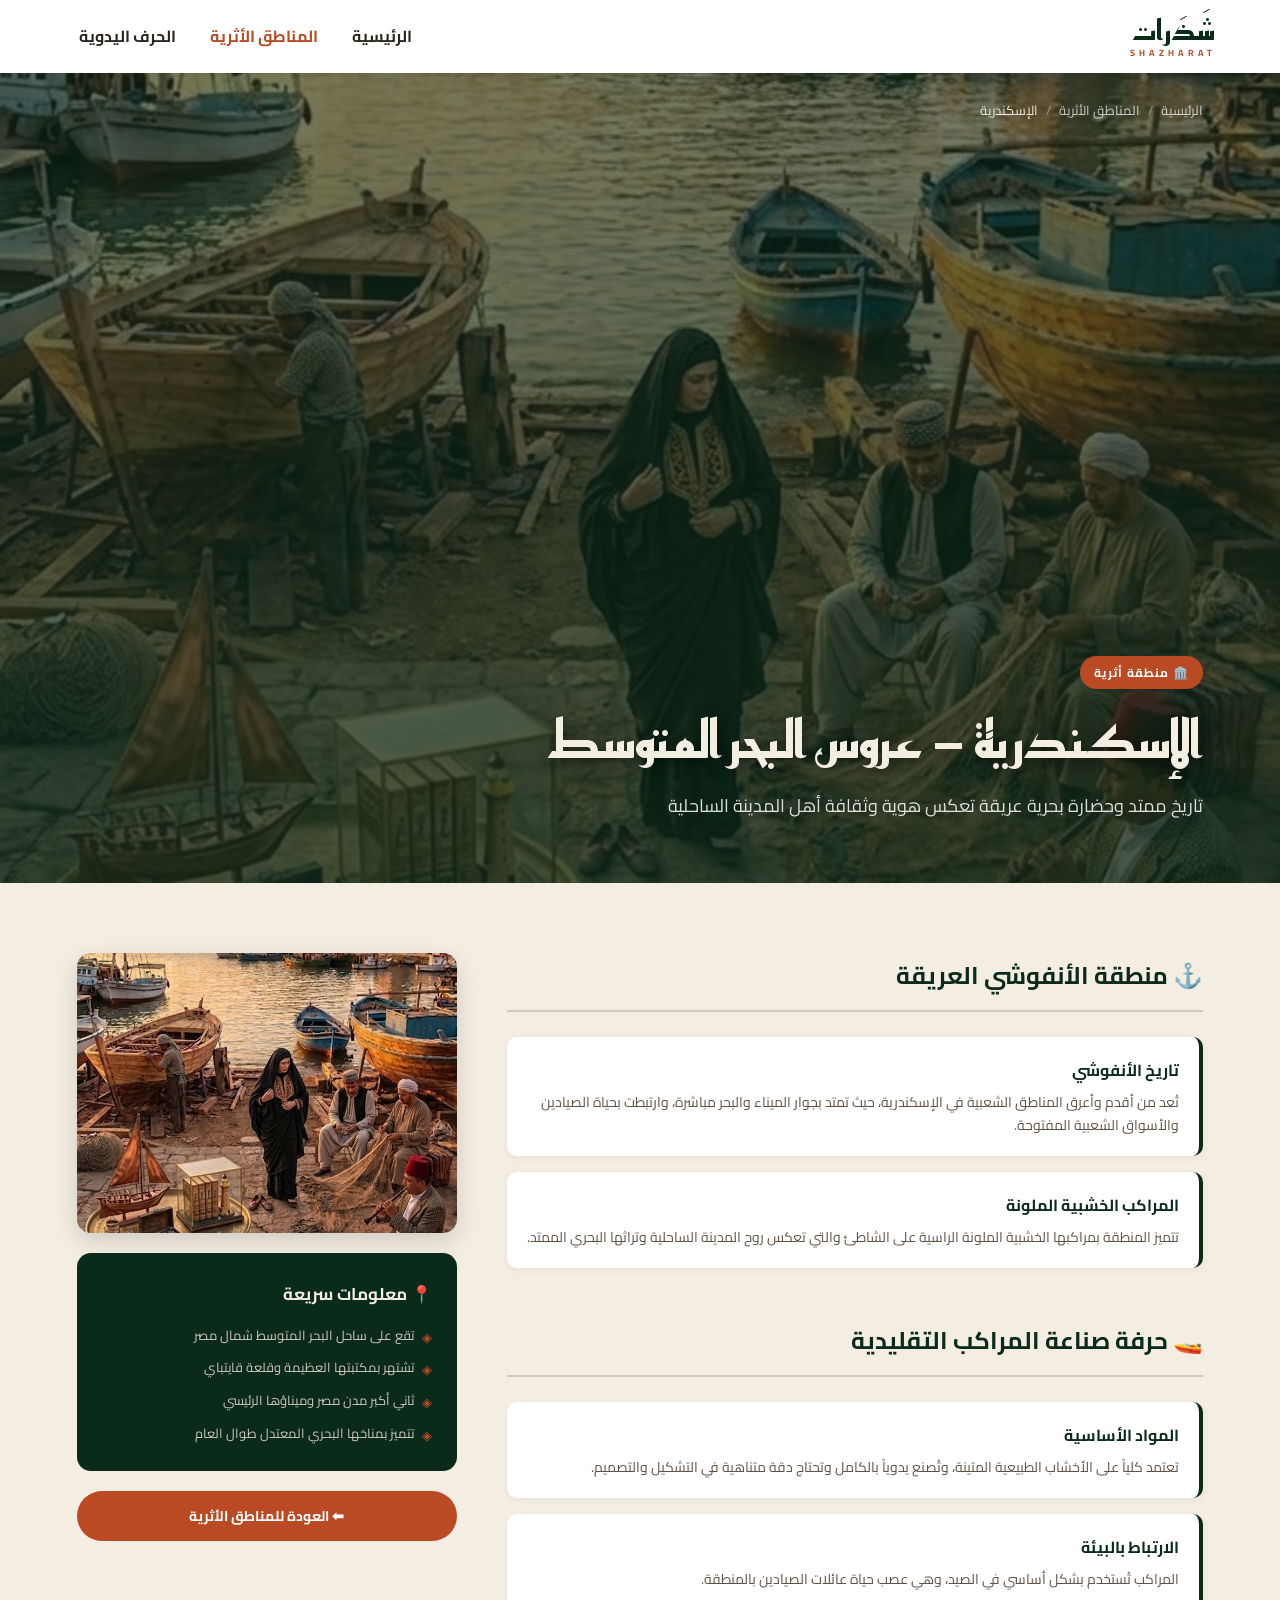
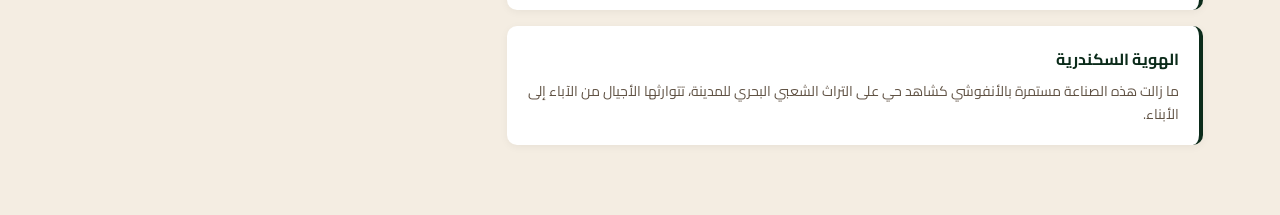
<file: alexandria.html>
<!DOCTYPE html>
<html lang="ar" dir="rtl">
<head>
    <meta charset="UTF-8">
    <meta name="viewport" content="width=device-width, initial-scale=1.0">
    <title>شذرات - الإسكندرية</title>
    <link rel="preconnect" href="https://fonts.googleapis.com">
    <link rel="preconnect" href="https://fonts.gstatic.com" crossorigin>
    <link href="https://fonts.googleapis.com/css2?family=Cairo:wght@400;700&family=Reem+Kufi:wght@700&display=swap" rel="stylesheet">
    <link rel="stylesheet" href="style.css">
    <style>
        html { scroll-behavior: smooth; }
        .city-hero { position: relative; height: 90vh; background: linear-gradient(rgba(11,43,26,0.55), rgba(11,43,26,0.75)), url('images/alexandria.jpg') no-repeat center center/cover; display: flex; flex-direction: column; justify-content: flex-end; padding: 60px 6%; }
        .breadcrumb { position: absolute; top: 25px; right: 6%; display: flex; gap: 8px; align-items: center; font-size: 13px; color: rgba(255,255,255,0.75); }
        .breadcrumb a { color: rgba(255,255,255,0.75); text-decoration: none; transition: color 0.3s; }
        .breadcrumb a:hover { color: #f4ede2; }
        .breadcrumb span { color: rgba(255,255,255,0.4); }
        .city-hero-content { max-width: 700px; }
        .city-tag { display: inline-block; background-color: #b94a24; color: #fff; font-size: 12px; font-weight: 700; padding: 5px 14px; border-radius: 20px; margin-bottom: 18px; letter-spacing: 1px; }
        .city-hero h1 { font-family: 'Reem Kufi', sans-serif; font-size: 52px; color: #f4ede2; line-height: 1.3; margin-bottom: 16px; text-shadow: 2px 4px 15px rgba(0,0,0,0.5); }
        .city-hero p { font-size: 18px; color: rgba(255,255,255,0.85); line-height: 1.8; max-width: 550px; }
        .city-body { background-color: #f4ede2; padding: 70px 6%; }
        .city-grid { display: grid; grid-template-columns: 1fr 380px; gap: 50px; align-items: start; }
        .city-section { margin-bottom: 50px; }
        .city-section:last-child { margin-bottom: 0; }
        .city-section-title { font-size: 24px; color: #0b2b1a; font-weight: 700; margin-bottom: 25px; padding-bottom: 12px; border-bottom: 2px solid #d1c7bd; display: flex; align-items: center; gap: 10px; }
        .city-items { display: flex; flex-direction: column; gap: 16px; }
        .city-item { background-color: #fff; border-radius: 10px; padding: 18px 20px; border-right: 4px solid #0b2b1a; box-shadow: 0 2px 8px rgba(0,0,0,0.05); transition: transform 0.3s, box-shadow 0.3s; }
        .city-item:hover { transform: translateX(-5px); box-shadow: 0 4px 15px rgba(0,0,0,0.1); }
        .city-item h3 { color: #0b2b1a; font-size: 16px; margin-bottom: 6px; font-weight: 700; }
        .city-item p { color: #605244; font-size: 14px; line-height: 1.7; }
        .city-sidebar { position: sticky; top: 30px; display: flex; flex-direction: column; gap: 20px; }
        .sidebar-img { width: 100%; height: 280px; object-fit: cover; border-radius: 14px; box-shadow: 0 8px 25px rgba(0,0,0,0.15); }
        .sidebar-card { background-color: #0b2b1a; border-radius: 14px; padding: 25px; color: #d1c7bd; }
        .sidebar-card h4 { color: #f4ede2; font-size: 17px; margin-bottom: 15px; font-weight: 700; }
        .sidebar-card ul { list-style: none; display: flex; flex-direction: column; gap: 10px; }
        .sidebar-card ul li { font-size: 13px; display: flex; align-items: flex-start; gap: 8px; line-height: 1.6; }
        .sidebar-card ul li::before { content: '◈'; color: #b94a24; flex-shrink: 0; margin-top: 2px; }
        .back-btn { display: inline-flex; align-items: center; gap: 8px; background-color: #b94a24; color: #fff; text-decoration: none; padding: 12px 24px; border-radius: 25px; font-size: 14px; font-weight: 700; transition: background-color 0.3s; text-align: center; justify-content: center; }
        .back-btn:hover { background-color: #9c3b1b; }
        @media (max-width: 768px) { .city-hero { height: 70vh; padding: 40px 5%; } .city-hero h1 { font-size: 34px; } .city-hero p { font-size: 15px; } .city-body { padding: 40px 5%; } .city-grid { grid-template-columns: 1fr; gap: 30px; } .city-sidebar { position: static; } }
    </style>
</head>
<body>
    <header class="main-header">
        <a href="index.html" style="text-decoration:none;"><div class="logo brand-font">شَذَرات<span class="logo-en">SHAZHARAT</span></div></a>
        <nav class="nav-links" id="navLinks">
            <a href="index.html">الرئيسية</a>
            <a href="index.html#places-section" class="active">المناطق الأثرية</a>
            <a href="crafts.html">الحرف اليدوية</a>
        </nav>
        <button class="menu-toggle" id="menuToggle">☰</button>
    </header>

    <section class="city-hero">
        <div class="breadcrumb">
            <a href="index.html">الرئيسية</a><span>/</span>
            <a href="index.html#places-section">المناطق الأثرية</a><span>/</span>
            <span style="color:#f4ede2;">الإسكندرية</span>
        </div>
        <div class="city-hero-content">
            <span class="city-tag">🏛️ منطقة أثرية</span>
            <h1>الإسكندرية — عروس البحر المتوسط</h1>
            <p>تاريخ ممتد وحضارة بحرية عريقة تعكس هوية وثقافة أهل المدينة الساحلية</p>
        </div>
    </section>

    <div class="city-body">
        <div class="city-grid">
            <div class="city-content">
                <div class="city-section">
                    <h2 class="city-section-title">⚓ منطقة الأنفوشي العريقة</h2>
                    <div class="city-items">
                        <div class="city-item">
                            <h3>تاريخ الأنفوشي</h3>
                            <p>تُعد من أقدم وأعرق المناطق الشعبية في الإسكندرية، حيث تمتد بجوار الميناء والبحر مباشرة، وارتبطت بحياة الصيادين والأسواق الشعبية المفتوحة.</p>
                        </div>
                        <div class="city-item">
                            <h3>المراكب الخشبية الملونة</h3>
                            <p>تتميز المنطقة بمراكبها الخشبية الملونة الراسية على الشاطئ والتي تعكس روح المدينة الساحلية وتراثها البحري الممتد.</p>
                        </div>
                    </div>
                </div>
                <div class="city-section">
                    <h2 class="city-section-title">🚤 حرفة صناعة المراكب التقليدية</h2>
                    <div class="city-items">
                        <div class="city-item">
                            <h3>المواد الأساسية</h3>
                            <p>تعتمد كلياً على الأخشاب الطبيعية المتينة، وتُصنع يدوياً بالكامل وتحتاج دقة متناهية في التشكيل والتصميم.</p>
                        </div>
                        <div class="city-item">
                            <h3>الارتباط بالبيئة</h3>
                            <p>المراكب تُستخدم بشكل أساسي في الصيد، وهي عصب حياة عائلات الصيادين بالمنطقة.</p>
                        </div>
                        <div class="city-item">
                            <h3>الهوية السكندرية</h3>
                            <p>ما زالت هذه الصناعة مستمرة بالأنفوشي كشاهد حي على التراث الشعبي البحري للمدينة، تتوارثها الأجيال من الآباء إلى الأبناء.</p>
                        </div>
                    </div>
                </div>
            </div>
            <div class="city-sidebar">
                <img src="images/alexandria.jpg" alt="الإسكندرية" class="sidebar-img">
                <div class="sidebar-card">
                    <h4>📍 معلومات سريعة</h4>
                    <ul>
                        <li>تقع على ساحل البحر المتوسط شمال مصر</li>
                        <li>تشتهر بمكتبتها العظيمة وقلعة قايتباي</li>
                        <li>ثاني أكبر مدن مصر وميناؤها الرئيسي</li>
                        <li>تتميز بمناخها البحري المعتدل طوال العام</li>
                    </ul>
                </div>
                <a href="index.html#places-section" class="back-btn">⬅ العودة للمناطق الأثرية</a>
            </div>
        </div>
    </div>

    <script>
        const menuToggle = document.getElementById("menuToggle");
        const navLinks = document.getElementById("navLinks");
        if (menuToggle) menuToggle.onclick = function() { navLinks.classList.toggle("open"); }
    </script>
</body>
</html>
</file>
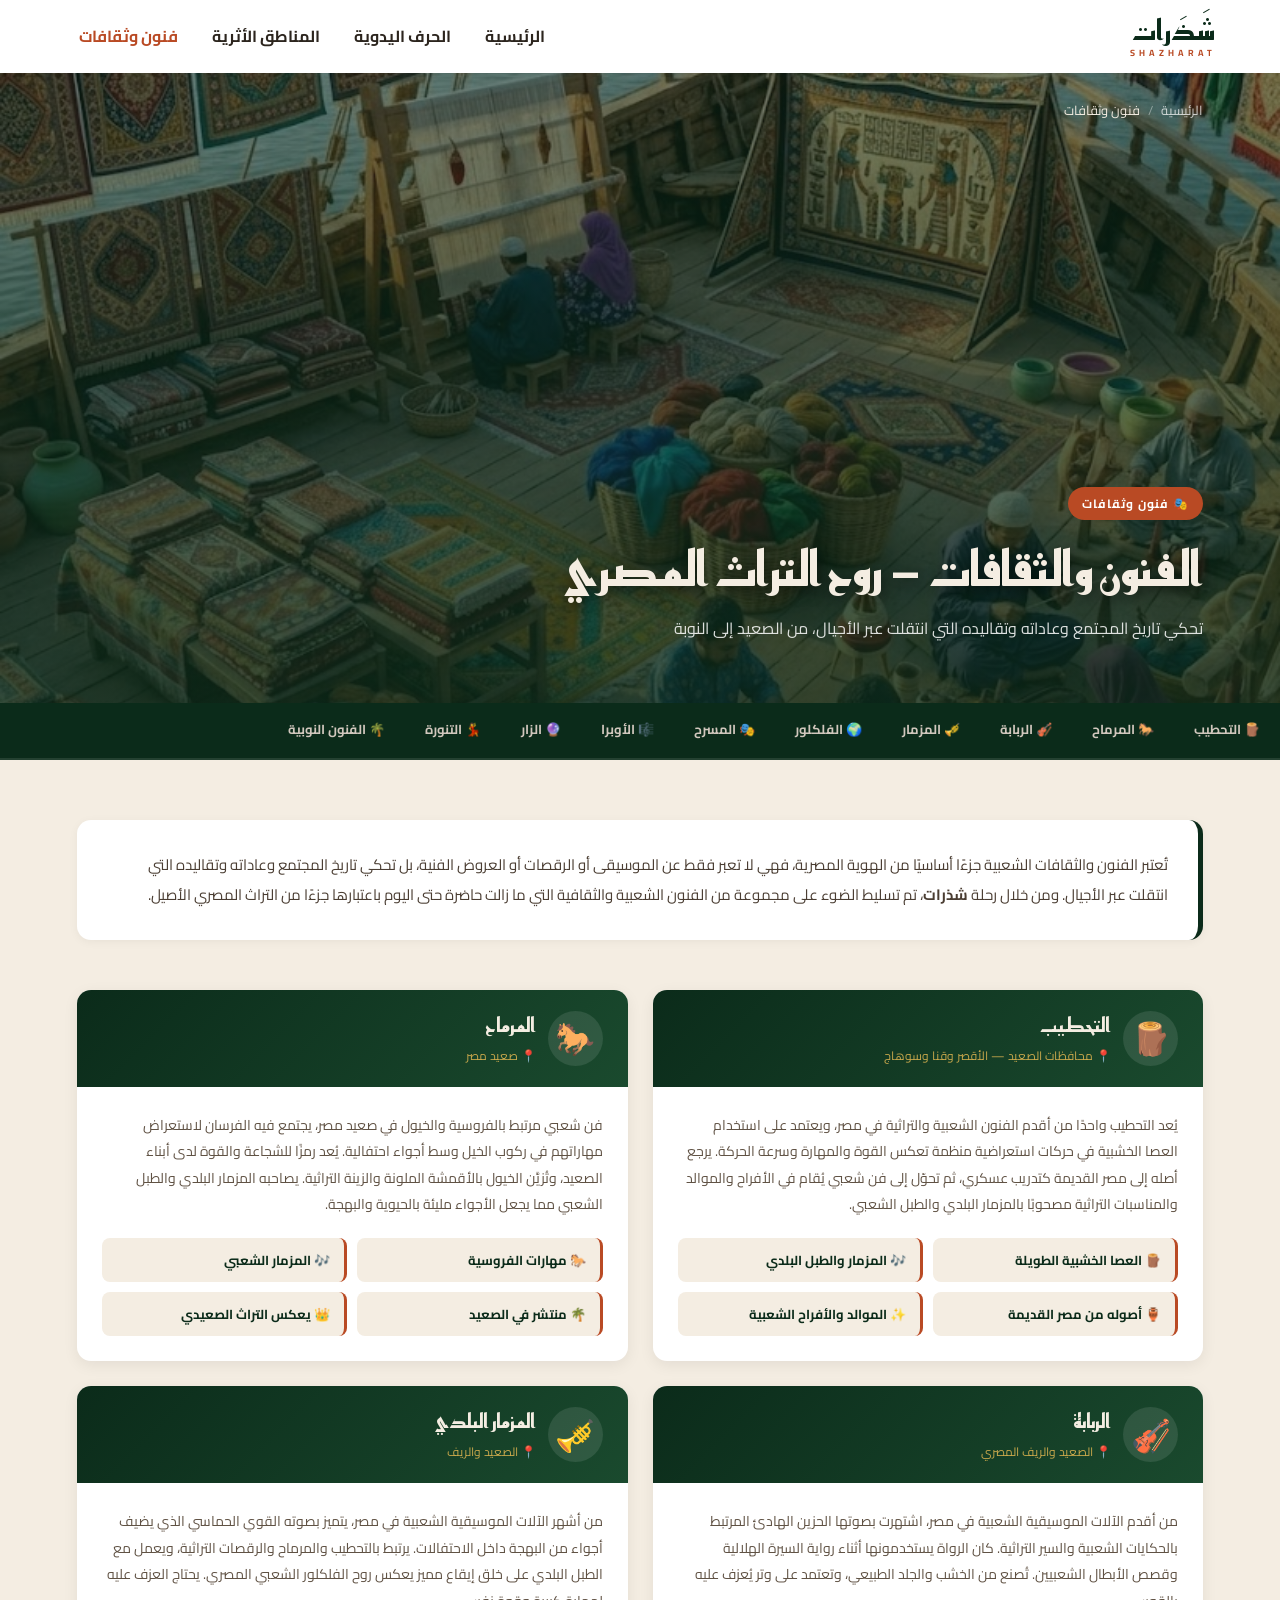
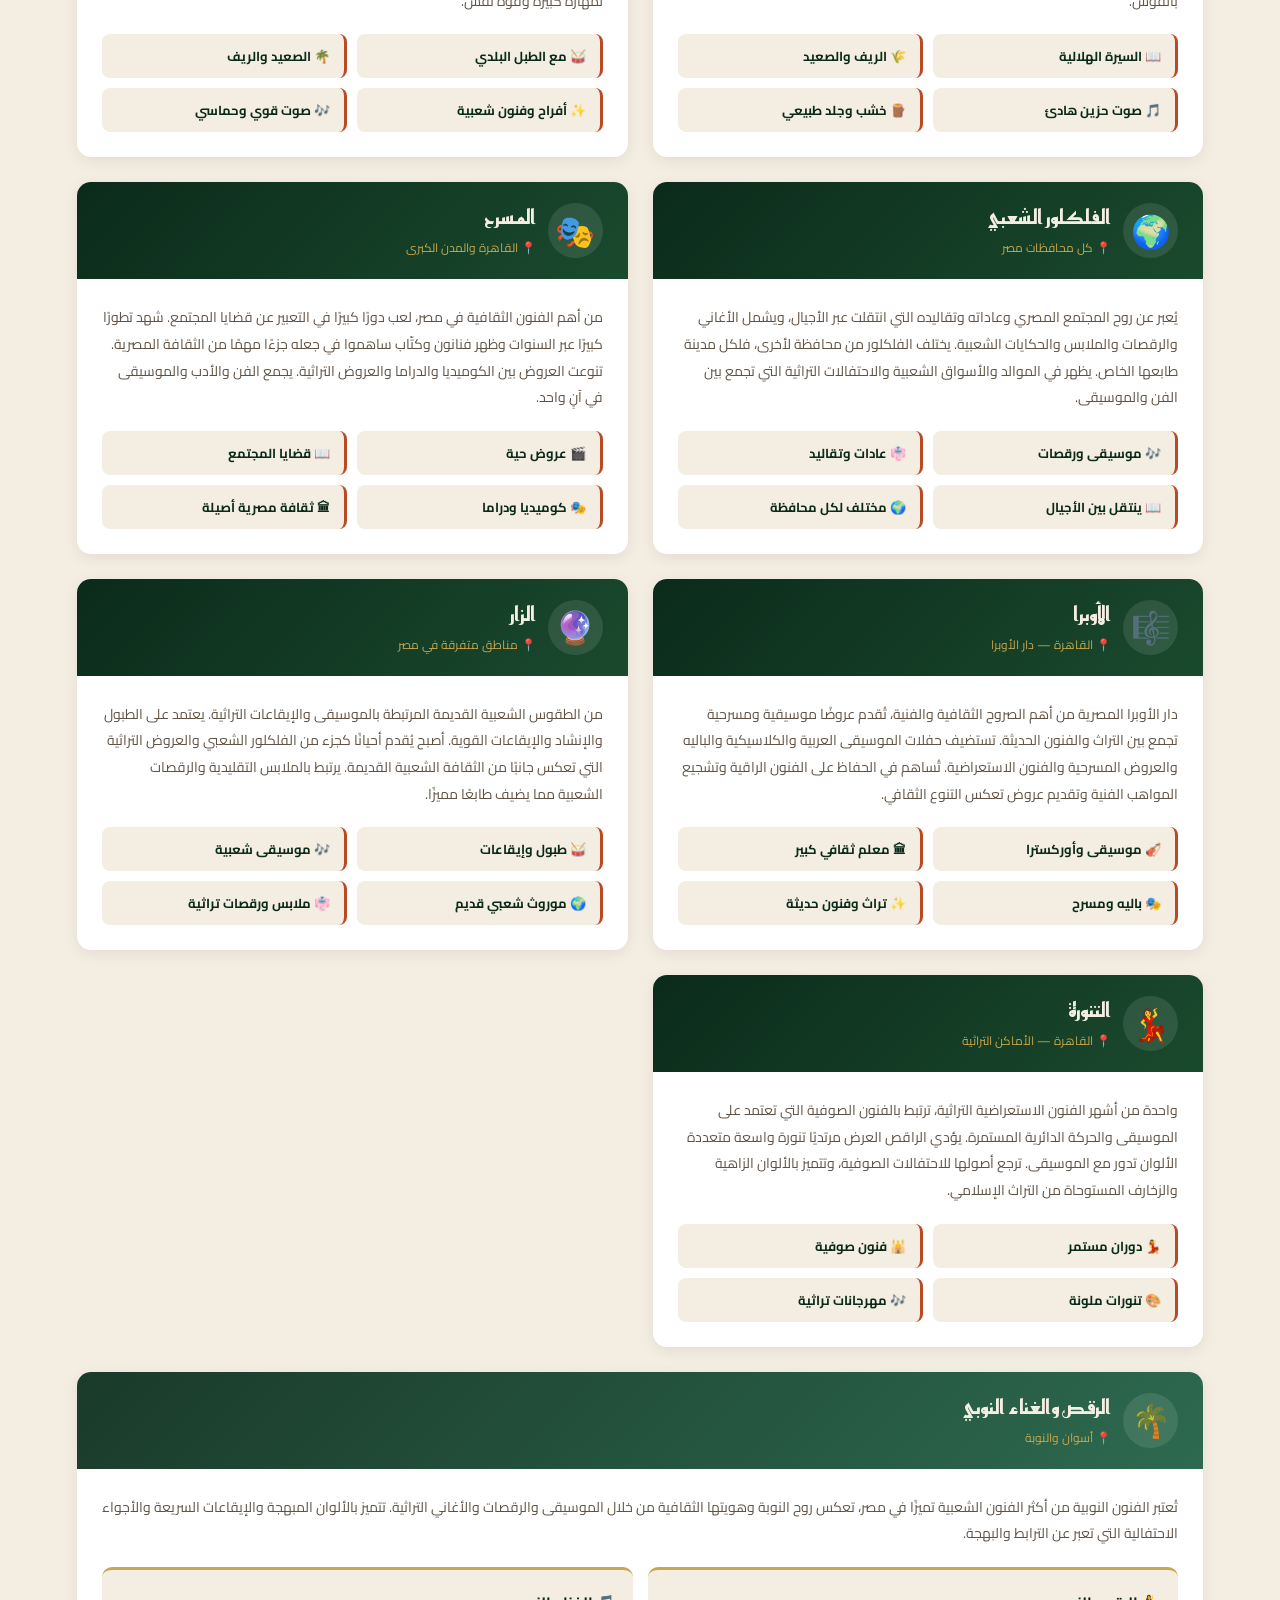
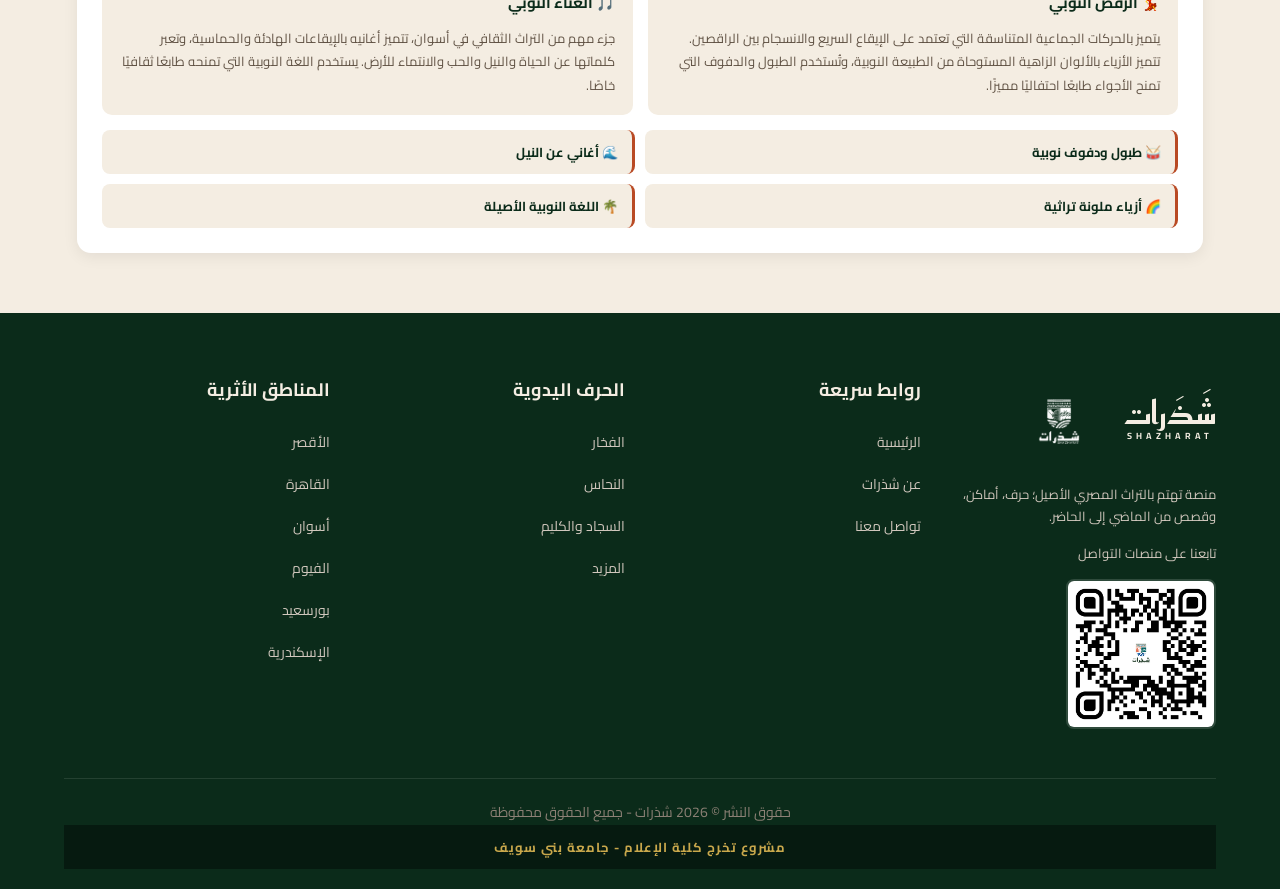
<file: arts-culture.html>
<!DOCTYPE html>
<html lang="ar" dir="rtl">
<head>
    <meta charset="UTF-8">
    <meta name="viewport" content="width=device-width, initial-scale=1.0">
    <title>شذرات - فنون وثقافات</title>
    <link rel="preconnect" href="https://fonts.googleapis.com">
    <link rel="preconnect" href="https://fonts.gstatic.com" crossorigin>
    <link href="https://fonts.googleapis.com/css2?family=Cairo:wght@400;700&family=Reem+Kufi:wght@700&display=swap" rel="stylesheet">
    <link rel="stylesheet" href="style.css">
    <style>
        html { scroll-behavior: smooth; }

        /* Hero */
        .arts-hero {
            position: relative;
            height: 70vh;
            background: linear-gradient(rgba(11,43,26,0.55), rgba(11,43,26,0.8)),
                        url('images/khayamiya.jpg') no-repeat center center/cover;
            display: flex; flex-direction: column;
            justify-content: flex-end; padding: 60px 6%;
        }

        .breadcrumb {
            position: absolute; top: 25px; right: 6%;
            display: flex; gap: 8px; align-items: center;
            font-size: 13px; color: rgba(255,255,255,0.75);
        }
        .breadcrumb a { color: rgba(255,255,255,0.75); text-decoration: none; }
        .breadcrumb a:hover { color: #f4ede2; }
        .breadcrumb span { color: rgba(255,255,255,0.4); }

        .arts-hero-content { max-width: 650px; }
        .city-tag {
            display: inline-block; background-color: #b94a24; color: #fff;
            font-size: 12px; font-weight: 700; padding: 5px 14px;
            border-radius: 20px; margin-bottom: 18px; letter-spacing: 1px;
        }
        .arts-hero h1 {
            font-family: 'Reem Kufi', sans-serif; font-size: 48px;
            color: #f4ede2; line-height: 1.3; margin-bottom: 14px;
            text-shadow: 2px 4px 15px rgba(0,0,0,0.5);
        }
        .arts-hero p {
            font-size: 16px; color: rgba(255,255,255,0.85);
            line-height: 1.8; max-width: 550px;
        }

        /* Nav Tabs */
        .arts-nav {
            background: #0b2b1a;
            display: flex; flex-wrap: wrap;
            gap: 0; overflow-x: auto; -webkit-overflow-scrolling: touch;
            border-bottom: 2px solid rgba(255,255,255,0.1);
        }
        .arts-nav a {
            color: #d1c7bd; text-decoration: none;
            padding: 14px 20px; font-size: 13px; font-weight: 700;
            white-space: nowrap; transition: all 0.3s;
            border-bottom: 3px solid transparent;
        }
        .arts-nav a:hover, .arts-nav a.active {
            color: #c9a84c; border-bottom-color: #c9a84c;
            background: rgba(255,255,255,0.05);
        }

        /* Main body */
        .arts-body { background: #f4ede2; padding: 60px 6%; }

        /* Intro */
        .arts-intro {
            background: #fff; border-radius: 14px; padding: 30px;
            border-right: 5px solid #0b2b1a;
            box-shadow: 0 2px 10px rgba(0,0,0,0.05);
            margin-bottom: 50px; font-size: 15px;
            line-height: 2; color: #4a3d32;
        }

        /* Art cards grid */
        .arts-grid {
            display: grid;
            grid-template-columns: repeat(auto-fit, minmax(min(480px, 100%), 1fr));
            gap: 25px;
        }

        .art-card {
            background: #fff; border-radius: 14px; overflow: hidden;
            box-shadow: 0 4px 15px rgba(0,0,0,0.07);
            transition: transform 0.3s, box-shadow 0.3s;
        }
        .art-card:hover {
            transform: translateY(-6px);
            box-shadow: 0 8px 25px rgba(0,0,0,0.12);
        }

        .art-card-header {
            background: linear-gradient(135deg, #0b2b1a, #1a4a2e);
            padding: 20px 25px; display: flex;
            align-items: center; gap: 12px;
        }
        .art-card-icon {
            font-size: 32px; width: 55px; height: 55px;
            background: rgba(255,255,255,0.1); border-radius: 50%;
            display: flex; align-items: center; justify-content: center;
            flex-shrink: 0;
        }
        .art-card-header h2 {
            color: #f4ede2; font-size: 20px; margin: 0;
            font-family: 'Reem Kufi', sans-serif;
        }
        .art-card-header span {
            color: #c9a84c; font-size: 12px; display: block;
            margin-top: 4px;
        }

        .art-card-body { padding: 25px; }
        .art-card-body p {
            font-size: 14px; line-height: 1.9;
            color: #605244; margin-bottom: 20px;
        }

        .art-facts {
            display: grid; grid-template-columns: 1fr 1fr;
            gap: 10px;
        }
        .art-fact {
            background: #f4ede2; border-radius: 8px;
            padding: 10px 14px; border-right: 3px solid #b94a24;
            font-size: 13px; color: #0b2b1a; font-weight: 700;
        }

        /* Special full-width card */
        .art-card-full { grid-column: 1 / -1; }
        .art-card-full .art-card-header {
            background: linear-gradient(135deg, #1a3a2a, #2d6a4f);
        }

        /* نوبي sub cards */
        .nubi-grid {
            display: grid; grid-template-columns: 1fr 1fr; gap: 15px;
            margin-top: 15px;
        }
        .nubi-sub {
            background: #f4ede2; border-radius: 10px; padding: 18px;
            border-top: 3px solid #c9a84c;
        }
        .nubi-sub h3 {
            color: #0b2b1a; font-size: 15px; margin: 0 0 10px;
        }
        .nubi-sub p {
            font-size: 13px; color: #605244;
            line-height: 1.8; margin: 0;
        }

        @media (max-width: 768px) {
            .arts-hero { height: 60vh; padding: 40px 5%; }
            .arts-hero h1 { font-size: 30px; }
            .arts-grid { grid-template-columns: 1fr; }
            .nubi-grid { grid-template-columns: 1fr; }
            .art-facts { grid-template-columns: 1fr; }
            .arts-body { padding: 40px 5%; }
        }
        @media (max-width: 480px) {
            .arts-hero h1 { font-size: 24px; }
            .arts-hero p { font-size: 14px; }
            .arts-nav a { font-size: 12px; padding: 8px 12px; }
            .arts-body { padding: 25px 4%; }
        }
    </style>
</head>
<body>

    <!-- الهيدر -->
    <header class="main-header">
        <div class="logo brand-font">شَذَرات<span class="logo-en">SHAZHARAT</span></div>
        <nav class="nav-links" id="navLinks">
            <a href="index.html">الرئيسية</a>
            <a href="crafts.html">الحرف اليدوية</a>
            <a href="index.html#places-section">المناطق الأثرية</a>
            <a href="#" class="active">فنون وثقافات</a>
        </nav>
        <button class="menu-toggle" id="menuToggle">☰</button>
    </header>

    <!-- الهيرو -->
    <section class="arts-hero">
        <div class="breadcrumb">
            <a href="index.html">الرئيسية</a><span>/</span>
            <span style="color:#f4ede2;">فنون وثقافات</span>
        </div>
        <div class="arts-hero-content">
            <span class="city-tag">🎭 فنون وثقافات</span>
            <h1>الفنون والثقافات — روح التراث المصري</h1>
            <p>تحكي تاريخ المجتمع وعاداته وتقاليده التي انتقلت عبر الأجيال، من الصعيد إلى النوبة</p>
        </div>
    </section>

    <!-- تابز التنقل -->
    <nav class="arts-nav">
        <a href="#tahtib">🪵 التحطيب</a>
        <a href="#marmaah">🐎 المرماح</a>
        <a href="#rababa">🎻 الربابة</a>
        <a href="#mizmaar">🎺 المزمار</a>
        <a href="#folklore">🌍 الفلكلور</a>
        <a href="#masrah">🎭 المسرح</a>
        <a href="#opera">🎼 الأوبرا</a>
        <a href="#zaar">🔮 الزار</a>
        <a href="#tannoura">💃 التنورة</a>
        <a href="#nubia">🌴 الفنون النوبية</a>
    </nav>

    <!-- المحتوى -->
    <div class="arts-body">

        <!-- مقدمة -->
        <div class="arts-intro">
            تُعتبر الفنون والثقافات الشعبية جزءًا أساسيًا من الهوية المصرية، فهي لا تعبر فقط عن الموسيقى أو الرقصات أو العروض الفنية، بل تحكي تاريخ المجتمع وعاداته وتقاليده التي انتقلت عبر الأجيال. ومن خلال رحلة <strong>شذرات</strong>، تم تسليط الضوء على مجموعة من الفنون الشعبية والثقافية التي ما زالت حاضرة حتى اليوم باعتبارها جزءًا من التراث المصري الأصيل.
        </div>

        <div class="arts-grid">

            <!-- التحطيب -->
            <div class="art-card" id="tahtib">
                <div class="art-card-header">
                    <div class="art-card-icon">🪵</div>
                    <div><h2>التحطيب</h2><span>📍 محافظات الصعيد — الأقصر وقنا وسوهاج</span></div>
                </div>
                <div class="art-card-body">
                    <p>يُعد التحطيب واحدًا من أقدم الفنون الشعبية والتراثية في مصر، ويعتمد على استخدام العصا الخشبية في حركات استعراضية منظمة تعكس القوة والمهارة وسرعة الحركة. يرجع أصله إلى مصر القديمة كتدريب عسكري، ثم تحوّل إلى فن شعبي يُقام في الأفراح والموالد والمناسبات التراثية مصحوبًا بالمزمار البلدي والطبل الشعبي.</p>
                    <div class="art-facts">
                        <div class="art-fact">🪵 العصا الخشبية الطويلة</div>
                        <div class="art-fact">🎶 المزمار والطبل البلدي</div>
                        <div class="art-fact">🏺 أصوله من مصر القديمة</div>
                        <div class="art-fact">✨ الموالد والأفراح الشعبية</div>
                    </div>
                </div>
            </div>

            <!-- المرماح -->
            <div class="art-card" id="marmaah">
                <div class="art-card-header">
                    <div class="art-card-icon">🐎</div>
                    <div><h2>المرماح</h2><span>📍 صعيد مصر</span></div>
                </div>
                <div class="art-card-body">
                    <p>فن شعبي مرتبط بالفروسية والخيول في صعيد مصر، يجتمع فيه الفرسان لاستعراض مهاراتهم في ركوب الخيل وسط أجواء احتفالية. يُعد رمزًا للشجاعة والقوة لدى أبناء الصعيد، وتُزيَّن الخيول بالأقمشة الملونة والزينة التراثية. يصاحبه المزمار البلدي والطبل الشعبي مما يجعل الأجواء مليئة بالحيوية والبهجة.</p>
                    <div class="art-facts">
                        <div class="art-fact">🐎 مهارات الفروسية</div>
                        <div class="art-fact">🎶 المزمار الشعبي</div>
                        <div class="art-fact">🌴 منتشر في الصعيد</div>
                        <div class="art-fact">👑 يعكس التراث الصعيدي</div>
                    </div>
                </div>
            </div>

            <!-- الربابة -->
            <div class="art-card" id="rababa">
                <div class="art-card-header">
                    <div class="art-card-icon">🎻</div>
                    <div><h2>الربابة</h2><span>📍 الصعيد والريف المصري</span></div>
                </div>
                <div class="art-card-body">
                    <p>من أقدم الآلات الموسيقية الشعبية في مصر، اشتهرت بصوتها الحزين الهادئ المرتبط بالحكايات الشعبية والسير التراثية. كان الرواة يستخدمونها أثناء رواية السيرة الهلالية وقصص الأبطال الشعبيين. تُصنع من الخشب والجلد الطبيعي، وتعتمد على وتر يُعزف عليه بالقوس.</p>
                    <div class="art-facts">
                        <div class="art-fact">📖 السيرة الهلالية</div>
                        <div class="art-fact">🌾 الريف والصعيد</div>
                        <div class="art-fact">🎵 صوت حزين هادئ</div>
                        <div class="art-fact">🪵 خشب وجلد طبيعي</div>
                    </div>
                </div>
            </div>

            <!-- المزمار -->
            <div class="art-card" id="mizmaar">
                <div class="art-card-header">
                    <div class="art-card-icon">🎺</div>
                    <div><h2>المزمار البلدي</h2><span>📍 الصعيد والريف</span></div>
                </div>
                <div class="art-card-body">
                    <p>من أشهر الآلات الموسيقية الشعبية في مصر، يتميز بصوته القوي الحماسي الذي يضيف أجواء من البهجة داخل الاحتفالات. يرتبط بالتحطيب والمرماح والرقصات التراثية، ويعمل مع الطبل البلدي على خلق إيقاع مميز يعكس روح الفلكلور الشعبي المصري. يحتاج العزف عليه لمهارة كبيرة وقوة نفس.</p>
                    <div class="art-facts">
                        <div class="art-fact">🥁 مع الطبل البلدي</div>
                        <div class="art-fact">🌴 الصعيد والريف</div>
                        <div class="art-fact">✨ أفراح وفنون شعبية</div>
                        <div class="art-fact">🎶 صوت قوي وحماسي</div>
                    </div>
                </div>
            </div>

            <!-- الفلكلور -->
            <div class="art-card" id="folklore">
                <div class="art-card-header">
                    <div class="art-card-icon">🌍</div>
                    <div><h2>الفلكلور الشعبي</h2><span>📍 كل محافظات مصر</span></div>
                </div>
                <div class="art-card-body">
                    <p>يُعبر عن روح المجتمع المصري وعاداته وتقاليده التي انتقلت عبر الأجيال، ويشمل الأغاني والرقصات والملابس والحكايات الشعبية. يختلف الفلكلور من محافظة لأخرى، فلكل مدينة طابعها الخاص. يظهر في الموالد والأسواق الشعبية والاحتفالات التراثية التي تجمع بين الفن والموسيقى.</p>
                    <div class="art-facts">
                        <div class="art-fact">🎶 موسيقى ورقصات</div>
                        <div class="art-fact">👘 عادات وتقاليد</div>
                        <div class="art-fact">📖 ينتقل بين الأجيال</div>
                        <div class="art-fact">🌍 مختلف لكل محافظة</div>
                    </div>
                </div>
            </div>

            <!-- المسرح -->
            <div class="art-card" id="masrah">
                <div class="art-card-header">
                    <div class="art-card-icon">🎭</div>
                    <div><h2>المسرح</h2><span>📍 القاهرة والمدن الكبرى</span></div>
                </div>
                <div class="art-card-body">
                    <p>من أهم الفنون الثقافية في مصر، لعب دورًا كبيرًا في التعبير عن قضايا المجتمع. شهد تطورًا كبيرًا عبر السنوات وظهر فنانون وكتّاب ساهموا في جعله جزءًا مهمًا من الثقافة المصرية. تنوعت العروض بين الكوميديا والدراما والعروض التراثية. يجمع الفن والأدب والموسيقى في آنٍ واحد.</p>
                    <div class="art-facts">
                        <div class="art-fact">🎬 عروض حية</div>
                        <div class="art-fact">📖 قضايا المجتمع</div>
                        <div class="art-fact">🎭 كوميديا ودراما</div>
                        <div class="art-fact">🏛 ثقافة مصرية أصيلة</div>
                    </div>
                </div>
            </div>

            <!-- الأوبرا -->
            <div class="art-card" id="opera">
                <div class="art-card-header">
                    <div class="art-card-icon">🎼</div>
                    <div><h2>الأوبرا</h2><span>📍 القاهرة — دار الأوبرا</span></div>
                </div>
                <div class="art-card-body">
                    <p>دار الأوبرا المصرية من أهم الصروح الثقافية والفنية، تُقدم عروضًا موسيقية ومسرحية تجمع بين التراث والفنون الحديثة. تستضيف حفلات الموسيقى العربية والكلاسيكية والباليه والعروض المسرحية والفنون الاستعراضية. تُساهم في الحفاظ على الفنون الراقية وتشجيع المواهب الفنية وتقديم عروض تعكس التنوع الثقافي.</p>
                    <div class="art-facts">
                        <div class="art-fact">🎻 موسيقى وأوركسترا</div>
                        <div class="art-fact">🏛 معلم ثقافي كبير</div>
                        <div class="art-fact">🎭 باليه ومسرح</div>
                        <div class="art-fact">✨ تراث وفنون حديثة</div>
                    </div>
                </div>
            </div>

            <!-- الزار -->
            <div class="art-card" id="zaar">
                <div class="art-card-header">
                    <div class="art-card-icon">🔮</div>
                    <div><h2>الزار</h2><span>📍 مناطق متفرقة في مصر</span></div>
                </div>
                <div class="art-card-body">
                    <p>من الطقوس الشعبية القديمة المرتبطة بالموسيقى والإيقاعات التراثية. يعتمد على الطبول والإنشاد والإيقاعات القوية. أصبح يُقدم أحيانًا كجزء من الفلكلور الشعبي والعروض التراثية التي تعكس جانبًا من الثقافة الشعبية القديمة. يرتبط بالملابس التقليدية والرقصات الشعبية مما يضيف طابعًا مميزًا.</p>
                    <div class="art-facts">
                        <div class="art-fact">🥁 طبول وإيقاعات</div>
                        <div class="art-fact">🎶 موسيقى شعبية</div>
                        <div class="art-fact">🌍 موروث شعبي قديم</div>
                        <div class="art-fact">👘 ملابس ورقصات تراثية</div>
                    </div>
                </div>
            </div>

            <!-- التنورة -->
            <div class="art-card" id="tannoura">
                <div class="art-card-header">
                    <div class="art-card-icon">💃</div>
                    <div><h2>التنورة</h2><span>📍 القاهرة — الأماكن التراثية</span></div>
                </div>
                <div class="art-card-body">
                    <p>واحدة من أشهر الفنون الاستعراضية التراثية، ترتبط بالفنون الصوفية التي تعتمد على الموسيقى والحركة الدائرية المستمرة. يؤدي الراقص العرض مرتديًا تنورة واسعة متعددة الألوان تدور مع الموسيقى. ترجع أصولها للاحتفالات الصوفية، وتتميز بالألوان الزاهية والزخارف المستوحاة من التراث الإسلامي.</p>
                    <div class="art-facts">
                        <div class="art-fact">💃 دوران مستمر</div>
                        <div class="art-fact">🕌 فنون صوفية</div>
                        <div class="art-fact">🎨 تنورات ملونة</div>
                        <div class="art-fact">🎶 مهرجانات تراثية</div>
                    </div>
                </div>
            </div>

            <!-- الفنون النوبية - كارت كامل -->
            <div class="art-card art-card-full" id="nubia">
                <div class="art-card-header">
                    <div class="art-card-icon">🌴</div>
                    <div><h2>الرقص والغناء النوبي</h2><span>📍 أسوان والنوبة</span></div>
                </div>
                <div class="art-card-body">
                    <p>تُعتبر الفنون النوبية من أكثر الفنون الشعبية تميزًا في مصر، تعكس روح النوبة وهويتها الثقافية من خلال الموسيقى والرقصات والأغاني التراثية. تتميز بالألوان المبهجة والإيقاعات السريعة والأجواء الاحتفالية التي تعبر عن الترابط والبهجة.</p>
                    <div class="nubi-grid">
                        <div class="nubi-sub">
                            <h3>💃 الرقص النوبي</h3>
                            <p>يتميز بالحركات الجماعية المتناسقة التي تعتمد على الإيقاع السريع والانسجام بين الراقصين. تتميز الأزياء بالألوان الزاهية المستوحاة من الطبيعة النوبية، وتُستخدم الطبول والدفوف التي تمنح الأجواء طابعًا احتفاليًا مميزًا.</p>
                        </div>
                        <div class="nubi-sub">
                            <h3>🎵 الغناء النوبي</h3>
                            <p>جزء مهم من التراث الثقافي في أسوان، تتميز أغانيه بالإيقاعات الهادئة والحماسية، وتعبر كلماتها عن الحياة والنيل والحب والانتماء للأرض. يستخدم اللغة النوبية التي تمنحه طابعًا ثقافيًا خاصًا.</p>
                        </div>
                    </div>
                    <div class="art-facts" style="margin-top:15px;">
                        <div class="art-fact">🥁 طبول ودفوف نوبية</div>
                        <div class="art-fact">🌊 أغاني عن النيل</div>
                        <div class="art-fact">🌈 أزياء ملونة تراثية</div>
                        <div class="art-fact">🌴 اللغة النوبية الأصيلة</div>
                    </div>
                </div>
            </div>

        </div>
    </div>

    <!-- الفوتر -->
    <footer class="main-footer">
        <div class="footer-container">
            <div class="footer-col">
                <div style="display:flex; align-items:center; gap:15px; margin-bottom:10px;">
                    <h3 class="footer-logo brand-font">شَذَرات<span class="logo-en">SHAZHARAT</span></h3>
                    <img src="images/logo2.png" alt="شذرات" style="height:100px; width:auto; object-fit:contain;">
                </div>
                <p>منصة تهتم بالتراث المصري الأصيل؛ حرف، أماكن، وقصص من الماضي إلى الحاضر.</p>
                <div class="qr-wrapper">
                    <p class="qr-label">تابعنا على منصات التواصل</p>
                    <img src="images/follow-us.jpg" alt="QR Code" class="qr-img">
                </div>
            </div>
            <div class="footer-col">
                <h4>روابط سريعة</h4>
                <ul>
                    <li><a href="index.html">الرئيسية</a></li>
                    <li><a href="#">عن شذرات</a></li>
                    <li><a href="#">تواصل معنا</a></li>
                </ul>
            </div>
            <div class="footer-col">
                <h4>الحرف اليدوية</h4>
                <ul>
                    <li><a href="crafts.html#pottery-section">الفخار</a></li>
                    <li><a href="crafts.html#copper-section">النحاس</a></li>
                    <li><a href="crafts.html#weaving-section">السجاد والكليم</a></li>
                    <li><a href="crafts.html">المزيد</a></li>
                </ul>
            </div>
            <div class="footer-col">
                <h4>المناطق الأثرية</h4>
                <ul>
                    <li><a href="luxor.html">الأقصر</a></li>
                    <li><a href="cairo.html">القاهرة</a></li>
                    <li><a href="aswan.html">أسوان</a></li>
                    <li><a href="fayoum.html">الفيوم</a></li>
                    <li><a href="portsaid.html">بورسعيد</a></li>
                    <li><a href="alexandria.html">الإسكندرية</a></li>
                </ul>
            </div>
        </div>
        <div class="footer-bottom">
            <p>حقوق النشر © 2026 شذرات - جميع الحقوق محفوظة</p>
        </div>
        <div class="footer-university">
            <p>مشروع تخرج كلية الإعلام - جامعة بني سويف</p>
        </div>
    </footer>

    <script>
        const menuToggle = document.getElementById("menuToggle");
        const navLinks = document.getElementById("navLinks");
        if (menuToggle) menuToggle.onclick = function() { navLinks.classList.toggle("open"); }
    </script>

</body>
</html>
</file>
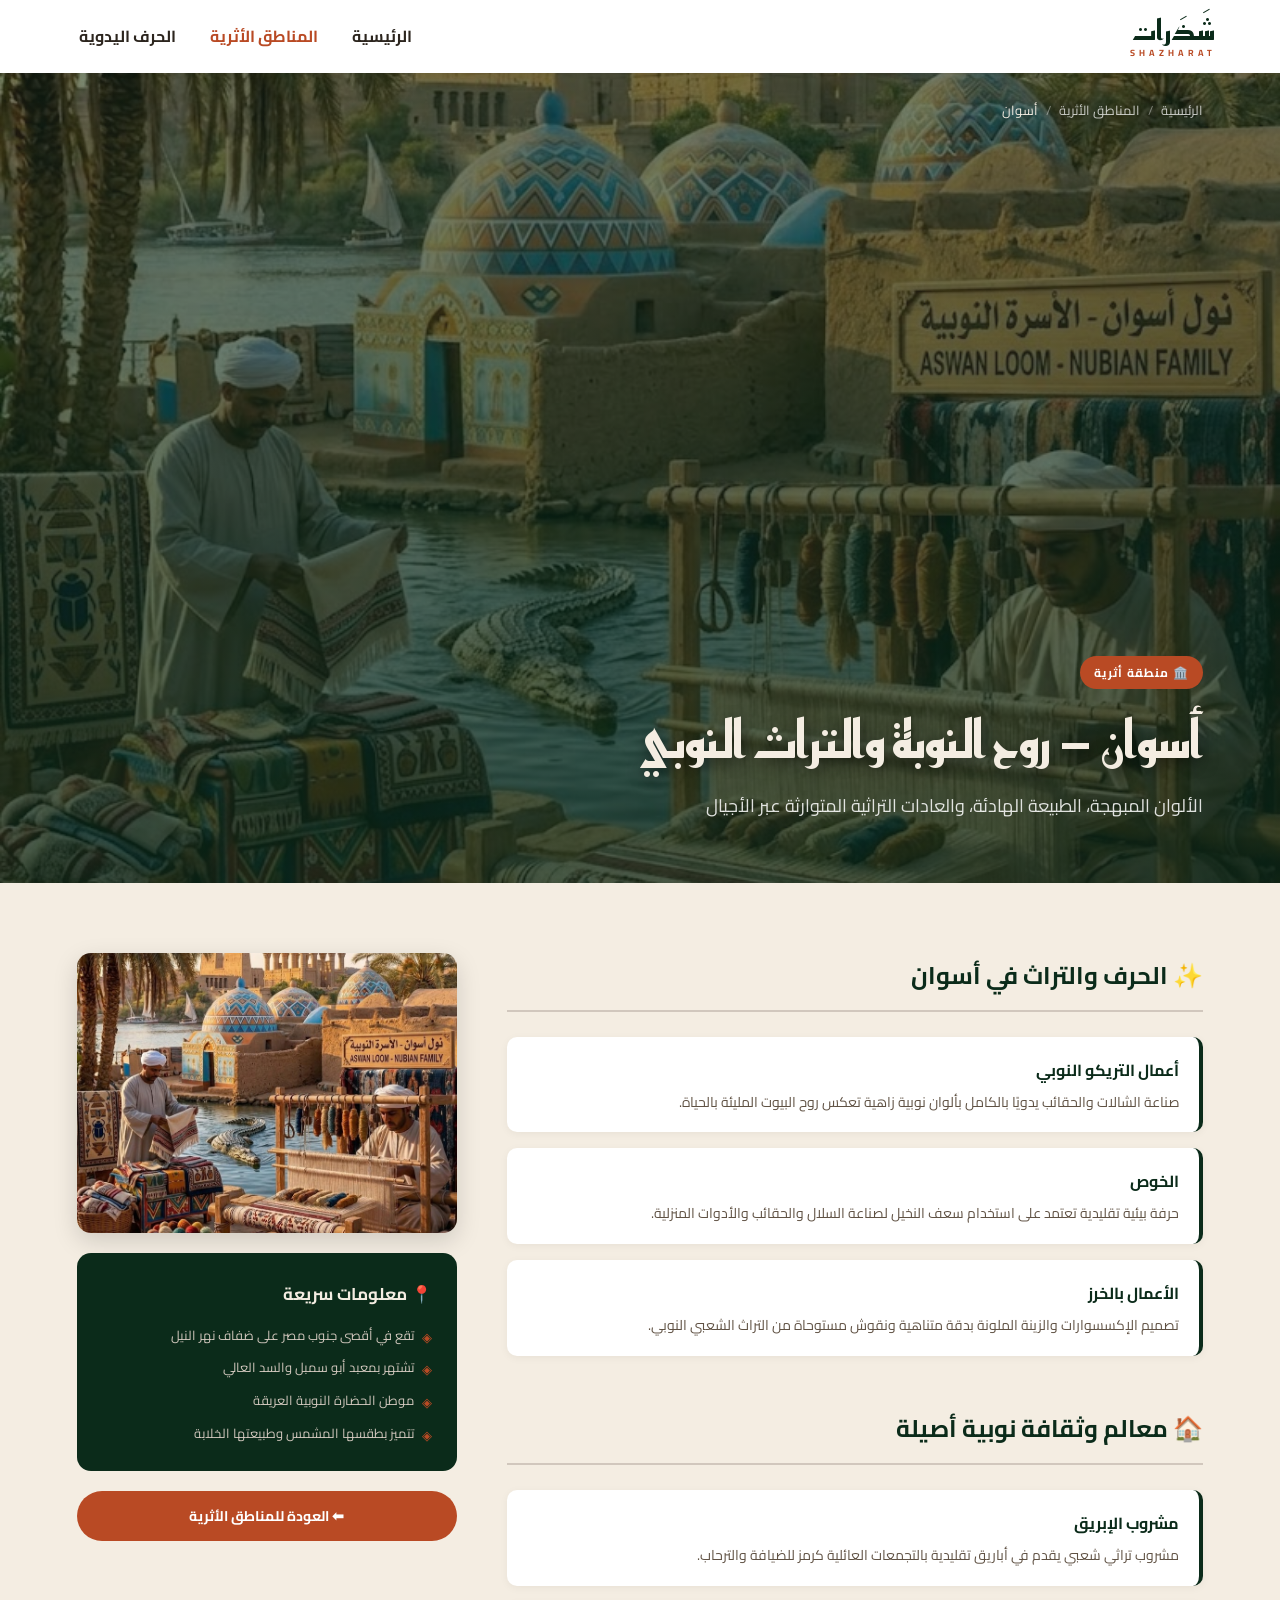
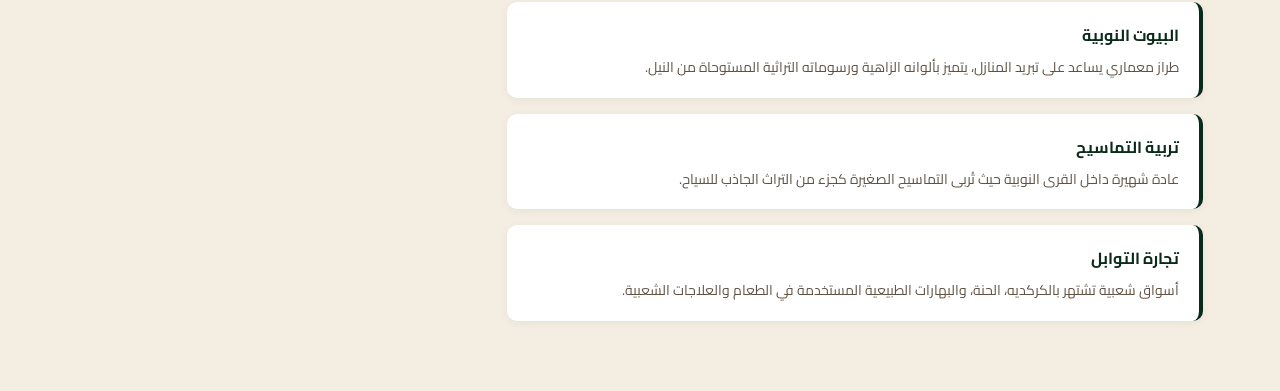
<file: aswan.html>
<!DOCTYPE html>
<html lang="ar" dir="rtl">
<head>
    <meta charset="UTF-8">
    <meta name="viewport" content="width=device-width, initial-scale=1.0">
    <title>شذرات - أسوان</title>
    <link rel="preconnect" href="https://fonts.googleapis.com">
    <link rel="preconnect" href="https://fonts.gstatic.com" crossorigin>
    <link href="https://fonts.googleapis.com/css2?family=Cairo:wght@400;700&family=Reem+Kufi:wght@700&display=swap" rel="stylesheet">
    <link rel="stylesheet" href="style.css">
    <style>
        html { scroll-behavior: smooth; }

        /* ===== HERO ===== */
        .city-hero {
            position: relative;
            height: 90vh;
            background: linear-gradient(rgba(11,43,26,0.55), rgba(11,43,26,0.75)),
                        url('images/aswan.jpg') no-repeat center center/cover;
            display: flex;
            flex-direction: column;
            justify-content: flex-end;
            padding: 60px 6%;
        }

        .breadcrumb {
            position: absolute;
            top: 25px;
            right: 6%;
            display: flex;
            gap: 8px;
            align-items: center;
            font-size: 13px;
            color: rgba(255,255,255,0.75);
        }

        .breadcrumb a {
            color: rgba(255,255,255,0.75);
            text-decoration: none;
            transition: color 0.3s;
        }

        .breadcrumb a:hover { color: #f4ede2; }
        .breadcrumb span { color: rgba(255,255,255,0.4); }

        .city-hero-content { max-width: 700px; }

        .city-tag {
            display: inline-block;
            background-color: #b94a24;
            color: #fff;
            font-size: 12px;
            font-weight: 700;
            padding: 5px 14px;
            border-radius: 20px;
            margin-bottom: 18px;
            letter-spacing: 1px;
        }

        .city-hero h1 {
            font-family: 'Reem Kufi', sans-serif;
            font-size: 52px;
            color: #f4ede2;
            line-height: 1.3;
            margin-bottom: 16px;
            text-shadow: 2px 4px 15px rgba(0,0,0,0.5);
        }

        .city-hero p {
            font-size: 18px;
            color: rgba(255,255,255,0.85);
            line-height: 1.8;
            max-width: 550px;
        }

        /* ===== CONTENT LAYOUT ===== */
        .city-body {
            background-color: #f4ede2;
            padding: 70px 6%;
        }

        .city-grid {
            display: grid;
            grid-template-columns: 1fr 380px;
            gap: 50px;
            align-items: start;
        }

        /* ===== SECTIONS ===== */
        .city-section {
            margin-bottom: 50px;
        }

        .city-section:last-child { margin-bottom: 0; }

        .city-section-title {
            font-size: 24px;
            color: #0b2b1a;
            font-weight: 700;
            margin-bottom: 25px;
            padding-bottom: 12px;
            border-bottom: 2px solid #d1c7bd;
            display: flex;
            align-items: center;
            gap: 10px;
        }

        .city-items {
            display: flex;
            flex-direction: column;
            gap: 16px;
        }

        .city-item {
            background-color: #fff;
            border-radius: 10px;
            padding: 18px 20px;
            border-right: 4px solid #0b2b1a;
            box-shadow: 0 2px 8px rgba(0,0,0,0.05);
            transition: transform 0.3s, box-shadow 0.3s;
        }

        .city-item:hover {
            transform: translateX(-5px);
            box-shadow: 0 4px 15px rgba(0,0,0,0.1);
        }

        .city-item h3 {
            color: #0b2b1a;
            font-size: 16px;
            margin-bottom: 6px;
            font-weight: 700;
        }

        .city-item p {
            color: #605244;
            font-size: 14px;
            line-height: 1.7;
        }

        /* ===== SIDEBAR ===== */
        .city-sidebar {
            position: sticky;
            top: 30px;
            display: flex;
            flex-direction: column;
            gap: 20px;
        }

        .sidebar-img {
            width: 100%;
            height: 280px;
            object-fit: cover;
            border-radius: 14px;
            box-shadow: 0 8px 25px rgba(0,0,0,0.15);
        }

        .sidebar-card {
            background-color: #0b2b1a;
            border-radius: 14px;
            padding: 25px;
            color: #d1c7bd;
        }

        .sidebar-card h4 {
            color: #f4ede2;
            font-size: 17px;
            margin-bottom: 15px;
            font-weight: 700;
        }

        .sidebar-card ul {
            list-style: none;
            display: flex;
            flex-direction: column;
            gap: 10px;
        }

        .sidebar-card ul li {
            font-size: 13px;
            display: flex;
            align-items: flex-start;
            gap: 8px;
            line-height: 1.6;
        }

        .sidebar-card ul li::before {
            content: '◈';
            color: #b94a24;
            flex-shrink: 0;
            margin-top: 2px;
        }

        .back-btn {
            display: inline-flex;
            align-items: center;
            gap: 8px;
            background-color: #b94a24;
            color: #fff;
            text-decoration: none;
            padding: 12px 24px;
            border-radius: 25px;
            font-size: 14px;
            font-weight: 700;
            transition: background-color 0.3s;
            text-align: center;
            justify-content: center;
        }

        .back-btn:hover { background-color: #9c3b1b; }

        /* ===== MOBILE ===== */
        @media (max-width: 768px) {
            .city-hero { height: 70vh; padding: 40px 5%; }
            .city-hero h1 { font-size: 34px; }
            .city-hero p { font-size: 15px; }
            .city-body { padding: 40px 5%; }
            .city-grid { grid-template-columns: 1fr; gap: 30px; }
            .city-sidebar { position: static; }
        }
    </style>
</head>
<body>

    <!-- الهيدر -->
    <header class="main-header">
        <a href="index.html" style="text-decoration:none;"><div class="logo brand-font">شَذَرات<span class="logo-en">SHAZHARAT</span></div></a>
        <nav class="nav-links" id="navLinks">
            <a href="index.html">الرئيسية</a>
            <a href="index.html#places-section" class="active">المناطق الأثرية</a>
            <a href="crafts.html">الحرف اليدوية</a>
        </nav>
        <button class="menu-toggle" id="menuToggle">☰</button>
    </header>

    <!-- الهيرو -->
    <section class="city-hero">
        <div class="breadcrumb">
            <a href="index.html">الرئيسية</a>
            <span>/</span>
            <a href="index.html#places-section">المناطق الأثرية</a>
            <span>/</span>
            <span style="color:#f4ede2;">أسوان</span>
        </div>
        <div class="city-hero-content">
            <span class="city-tag">🏛️ منطقة أثرية</span>
            <h1>أسوان — روح النوبة والتراث النوبي</h1>
            <p>الألوان المبهجة، الطبيعة الهادئة، والعادات التراثية المتوارثة عبر الأجيال</p>
        </div>
    </section>

    <!-- المحتوى -->
    <div class="city-body">
        <div class="city-grid">

            <!-- النص الرئيسي -->
            <div class="city-content">

                <div class="city-section">
                    <h2 class="city-section-title">✨ الحرف والتراث في أسوان</h2>
                    <div class="city-items">
                        <div class="city-item">
                            <h3>أعمال التريكو النوبي</h3>
                            <p>صناعة الشالات والحقائب يدويًا بالكامل بألوان نوبية زاهية تعكس روح البيوت المليئة بالحياة.</p>
                        </div>
                        <div class="city-item">
                            <h3>الخوص</h3>
                            <p>حرفة بيئية تقليدية تعتمد على استخدام سعف النخيل لصناعة السلال والحقائب والأدوات المنزلية.</p>
                        </div>
                        <div class="city-item">
                            <h3>الأعمال بالخرز</h3>
                            <p>تصميم الإكسسوارات والزينة الملونة بدقة متناهية ونقوش مستوحاة من التراث الشعبي النوبي.</p>
                        </div>
                    </div>
                </div>

                <div class="city-section">
                    <h2 class="city-section-title">🏠 معالم وثقافة نوبية أصيلة</h2>
                    <div class="city-items">
                        <div class="city-item">
                            <h3>مشروب الإبريق</h3>
                            <p>مشروب تراثي شعبي يقدم في أباريق تقليدية بالتجمعات العائلية كرمز للضيافة والترحاب.</p>
                        </div>
                        <div class="city-item">
                            <h3>البيوت النوبية</h3>
                            <p>طراز معماري يساعد على تبريد المنازل، يتميز بألوانه الزاهية ورسوماته التراثية المستوحاة من النيل.</p>
                        </div>
                        <div class="city-item">
                            <h3>تربية التماسيح</h3>
                            <p>عادة شهيرة داخل القرى النوبية حيث تُربى التماسيح الصغيرة كجزء من التراث الجاذب للسياح.</p>
                        </div>
                        <div class="city-item">
                            <h3>تجارة التوابل</h3>
                            <p>أسواق شعبية تشتهر بالكركديه، الحنة، والبهارات الطبيعية المستخدمة في الطعام والعلاجات الشعبية.</p>
                        </div>
                    </div>
                </div>

            </div>

            <!-- الشريط الجانبي -->
            <div class="city-sidebar">
                <img src="images/aswan.jpg" alt="أسوان" class="sidebar-img">
                <div class="sidebar-card">
                    <h4>📍 معلومات سريعة</h4>
                    <ul>
                        <li>تقع في أقصى جنوب مصر على ضفاف نهر النيل</li>
                        <li>تشتهر بمعبد أبو سمبل والسد العالي</li>
                        <li>موطن الحضارة النوبية العريقة</li>
                        <li>تتميز بطقسها المشمس وطبيعتها الخلابة</li>
                    </ul>
                </div>
                <a href="index.html#places-section" class="back-btn">⬅ العودة للمناطق الأثرية</a>
            </div>

        </div>
    </div>

    <script>
        const menuToggle = document.getElementById("menuToggle");
        const navLinks = document.getElementById("navLinks");
        if (menuToggle) {
            menuToggle.onclick = function() { navLinks.classList.toggle("open"); }
        }
    </script>

</body>
</html>
</file>
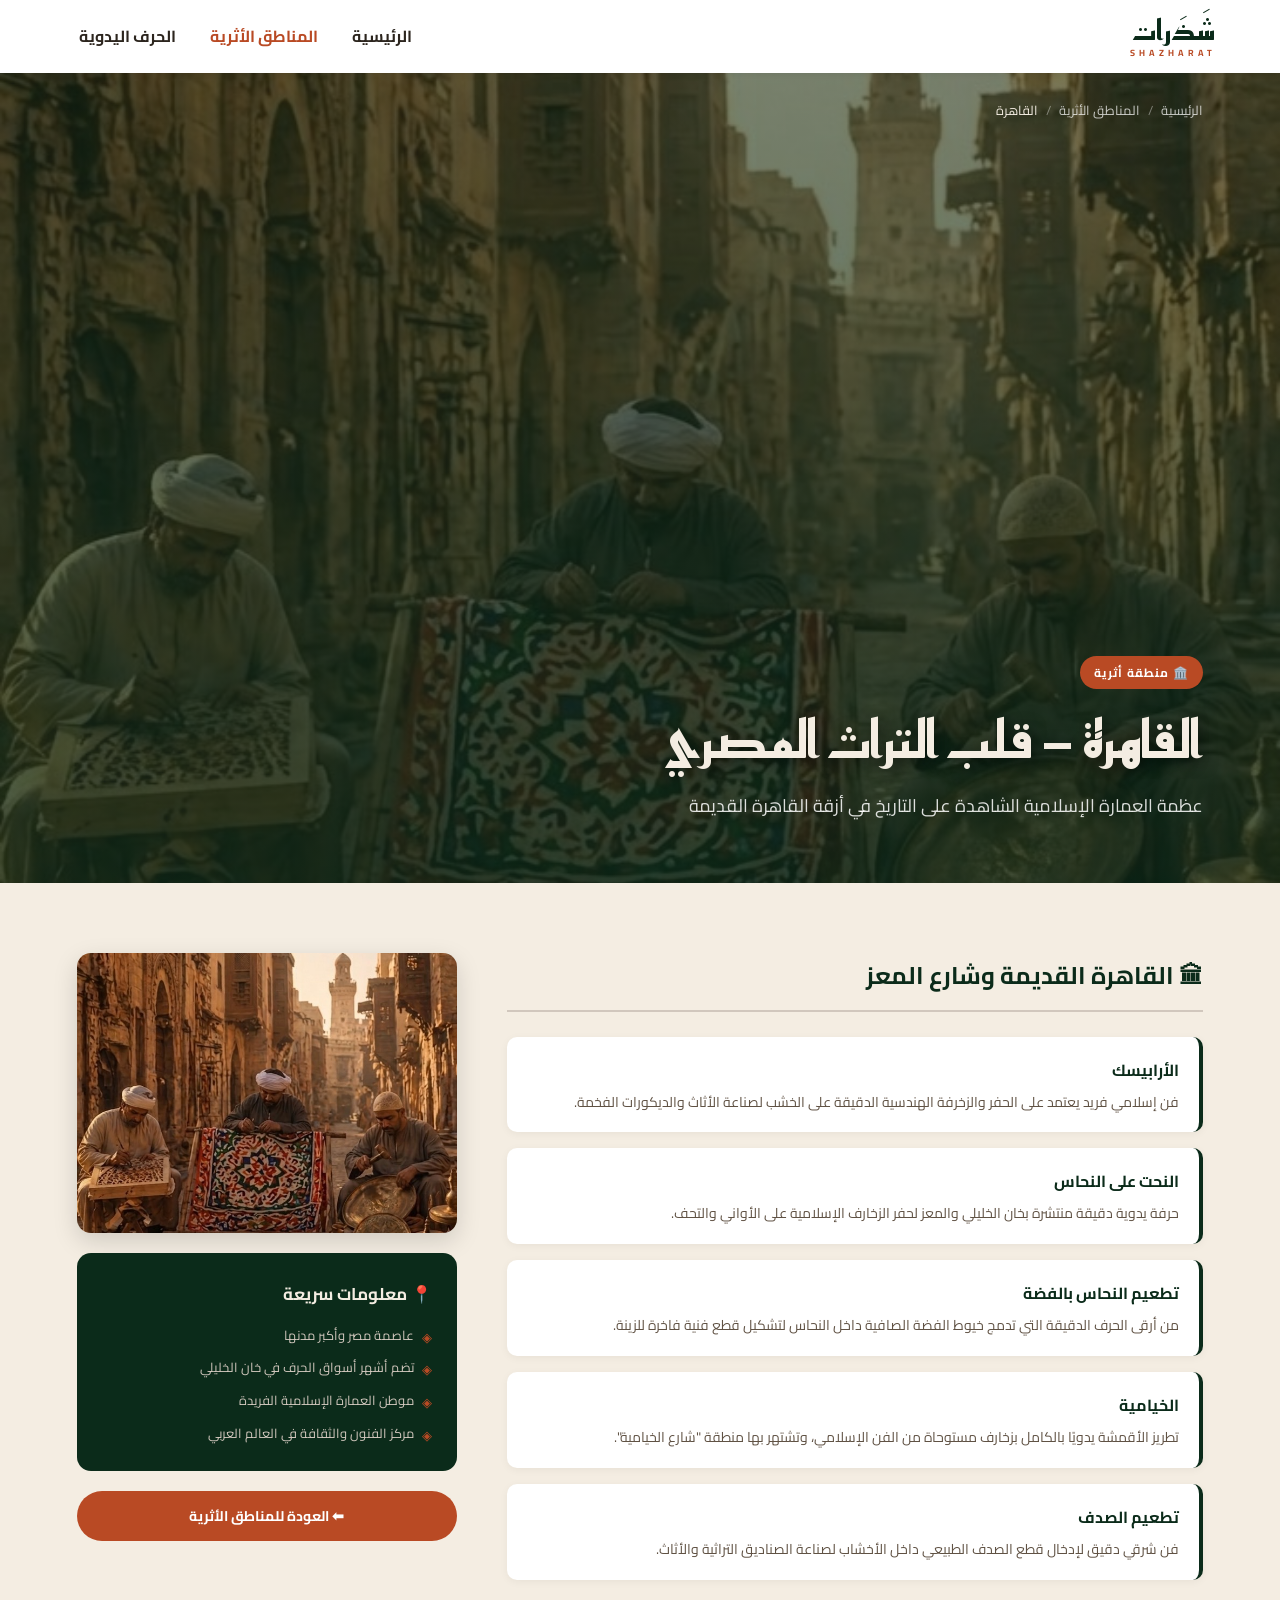
<file: cairo.html>
<!DOCTYPE html>
<html lang="ar" dir="rtl">
<head>
    <meta charset="UTF-8">
    <meta name="viewport" content="width=device-width, initial-scale=1.0">
    <title>شذرات - القاهرة</title>
    <link rel="preconnect" href="https://fonts.googleapis.com">
    <link rel="preconnect" href="https://fonts.gstatic.com" crossorigin>
    <link href="https://fonts.googleapis.com/css2?family=Cairo:wght@400;700&family=Reem+Kufi:wght@700&display=swap" rel="stylesheet">
    <link rel="stylesheet" href="style.css">
    <style>
        html { scroll-behavior: smooth; }
        .city-hero { position: relative; height: 90vh; background: linear-gradient(rgba(11,43,26,0.55), rgba(11,43,26,0.75)), url('images/cairo.jpg') no-repeat center center/cover; display: flex; flex-direction: column; justify-content: flex-end; padding: 60px 6%; }
        .breadcrumb { position: absolute; top: 25px; right: 6%; display: flex; gap: 8px; align-items: center; font-size: 13px; color: rgba(255,255,255,0.75); }
        .breadcrumb a { color: rgba(255,255,255,0.75); text-decoration: none; transition: color 0.3s; }
        .breadcrumb a:hover { color: #f4ede2; }
        .breadcrumb span { color: rgba(255,255,255,0.4); }
        .city-hero-content { max-width: 700px; }
        .city-tag { display: inline-block; background-color: #b94a24; color: #fff; font-size: 12px; font-weight: 700; padding: 5px 14px; border-radius: 20px; margin-bottom: 18px; letter-spacing: 1px; }
        .city-hero h1 { font-family: 'Reem Kufi', sans-serif; font-size: 52px; color: #f4ede2; line-height: 1.3; margin-bottom: 16px; text-shadow: 2px 4px 15px rgba(0,0,0,0.5); }
        .city-hero p { font-size: 18px; color: rgba(255,255,255,0.85); line-height: 1.8; max-width: 550px; }
        .city-body { background-color: #f4ede2; padding: 70px 6%; }
        .city-grid { display: grid; grid-template-columns: 1fr 380px; gap: 50px; align-items: start; }
        .city-section { margin-bottom: 50px; }
        .city-section:last-child { margin-bottom: 0; }
        .city-section-title { font-size: 24px; color: #0b2b1a; font-weight: 700; margin-bottom: 25px; padding-bottom: 12px; border-bottom: 2px solid #d1c7bd; display: flex; align-items: center; gap: 10px; }
        .city-items { display: flex; flex-direction: column; gap: 16px; }
        .city-item { background-color: #fff; border-radius: 10px; padding: 18px 20px; border-right: 4px solid #0b2b1a; box-shadow: 0 2px 8px rgba(0,0,0,0.05); transition: transform 0.3s, box-shadow 0.3s; }
        .city-item:hover { transform: translateX(-5px); box-shadow: 0 4px 15px rgba(0,0,0,0.1); }
        .city-item h3 { color: #0b2b1a; font-size: 16px; margin-bottom: 6px; font-weight: 700; }
        .city-item p { color: #605244; font-size: 14px; line-height: 1.7; }
        .city-sidebar { position: sticky; top: 30px; display: flex; flex-direction: column; gap: 20px; }
        .sidebar-img { width: 100%; height: 280px; object-fit: cover; border-radius: 14px; box-shadow: 0 8px 25px rgba(0,0,0,0.15); }
        .sidebar-card { background-color: #0b2b1a; border-radius: 14px; padding: 25px; color: #d1c7bd; }
        .sidebar-card h4 { color: #f4ede2; font-size: 17px; margin-bottom: 15px; font-weight: 700; }
        .sidebar-card ul { list-style: none; display: flex; flex-direction: column; gap: 10px; }
        .sidebar-card ul li { font-size: 13px; display: flex; align-items: flex-start; gap: 8px; line-height: 1.6; }
        .sidebar-card ul li::before { content: '◈'; color: #b94a24; flex-shrink: 0; margin-top: 2px; }
        .back-btn { display: inline-flex; align-items: center; gap: 8px; background-color: #b94a24; color: #fff; text-decoration: none; padding: 12px 24px; border-radius: 25px; font-size: 14px; font-weight: 700; transition: background-color 0.3s; text-align: center; justify-content: center; }
        .back-btn:hover { background-color: #9c3b1b; }
        @media (max-width: 768px) { .city-hero { height: 70vh; padding: 40px 5%; } .city-hero h1 { font-size: 34px; } .city-hero p { font-size: 15px; } .city-body { padding: 40px 5%; } .city-grid { grid-template-columns: 1fr; gap: 30px; } .city-sidebar { position: static; } }
    </style>
</head>
<body>
    <header class="main-header">
        <a href="index.html" style="text-decoration:none;"><div class="logo brand-font">شَذَرات<span class="logo-en">SHAZHARAT</span></div></a>
        <nav class="nav-links" id="navLinks">
            <a href="index.html">الرئيسية</a>
            <a href="index.html#places-section" class="active">المناطق الأثرية</a>
            <a href="crafts.html">الحرف اليدوية</a>
        </nav>
        <button class="menu-toggle" id="menuToggle">☰</button>
    </header>

    <section class="city-hero">
        <div class="breadcrumb">
            <a href="index.html">الرئيسية</a><span>/</span>
            <a href="index.html#places-section">المناطق الأثرية</a><span>/</span>
            <span style="color:#f4ede2;">القاهرة</span>
        </div>
        <div class="city-hero-content">
            <span class="city-tag">🏛️ منطقة أثرية</span>
            <h1>القاهرة — قلب التراث المصري</h1>
            <p>عظمة العمارة الإسلامية الشاهدة على التاريخ في أزقة القاهرة القديمة</p>
        </div>
    </section>

    <div class="city-body">
        <div class="city-grid">
            <div class="city-content">
                <div class="city-section">
                    <h2 class="city-section-title">🏛 القاهرة القديمة وشارع المعز</h2>
                    <div class="city-items">
                        <div class="city-item">
                            <h3>الأرابيسك</h3>
                            <p>فن إسلامي فريد يعتمد على الحفر والزخرفة الهندسية الدقيقة على الخشب لصناعة الأثاث والديكورات الفخمة.</p>
                        </div>
                        <div class="city-item">
                            <h3>النحت على النحاس</h3>
                            <p>حرفة يدوية دقيقة منتشرة بخان الخليلي والمعز لحفر الزخارف الإسلامية على الأواني والتحف.</p>
                        </div>
                        <div class="city-item">
                            <h3>تطعيم النحاس بالفضة</h3>
                            <p>من أرقى الحرف الدقيقة التي تدمج خيوط الفضة الصافية داخل النحاس لتشكيل قطع فنية فاخرة للزينة.</p>
                        </div>
                        <div class="city-item">
                            <h3>الخيامية</h3>
                            <p>تطريز الأقمشة يدويًا بالكامل بزخارف مستوحاة من الفن الإسلامي، وتشتهر بها منطقة "شارع الخيامية".</p>
                        </div>
                        <div class="city-item">
                            <h3>تطعيم الصدف</h3>
                            <p>فن شرقي دقيق لإدخال قطع الصدف الطبيعي داخل الأخشاب لصناعة الصناديق التراثية والأثاث.</p>
                        </div>
                    </div>
                </div>
            </div>
            <div class="city-sidebar">
                <img src="images/cairo.jpg" alt="القاهرة" class="sidebar-img">
                <div class="sidebar-card">
                    <h4>📍 معلومات سريعة</h4>
                    <ul>
                        <li>عاصمة مصر وأكبر مدنها</li>
                        <li>تضم أشهر أسواق الحرف في خان الخليلي</li>
                        <li>موطن العمارة الإسلامية الفريدة</li>
                        <li>مركز الفنون والثقافة في العالم العربي</li>
                    </ul>
                </div>
                <a href="index.html#places-section" class="back-btn">⬅ العودة للمناطق الأثرية</a>
            </div>
        </div>
    </div>

    <script>
        const menuToggle = document.getElementById("menuToggle");
        const navLinks = document.getElementById("navLinks");
        if (menuToggle) menuToggle.onclick = function() { navLinks.classList.toggle("open"); }
    </script>
</body>
</html>
</file>
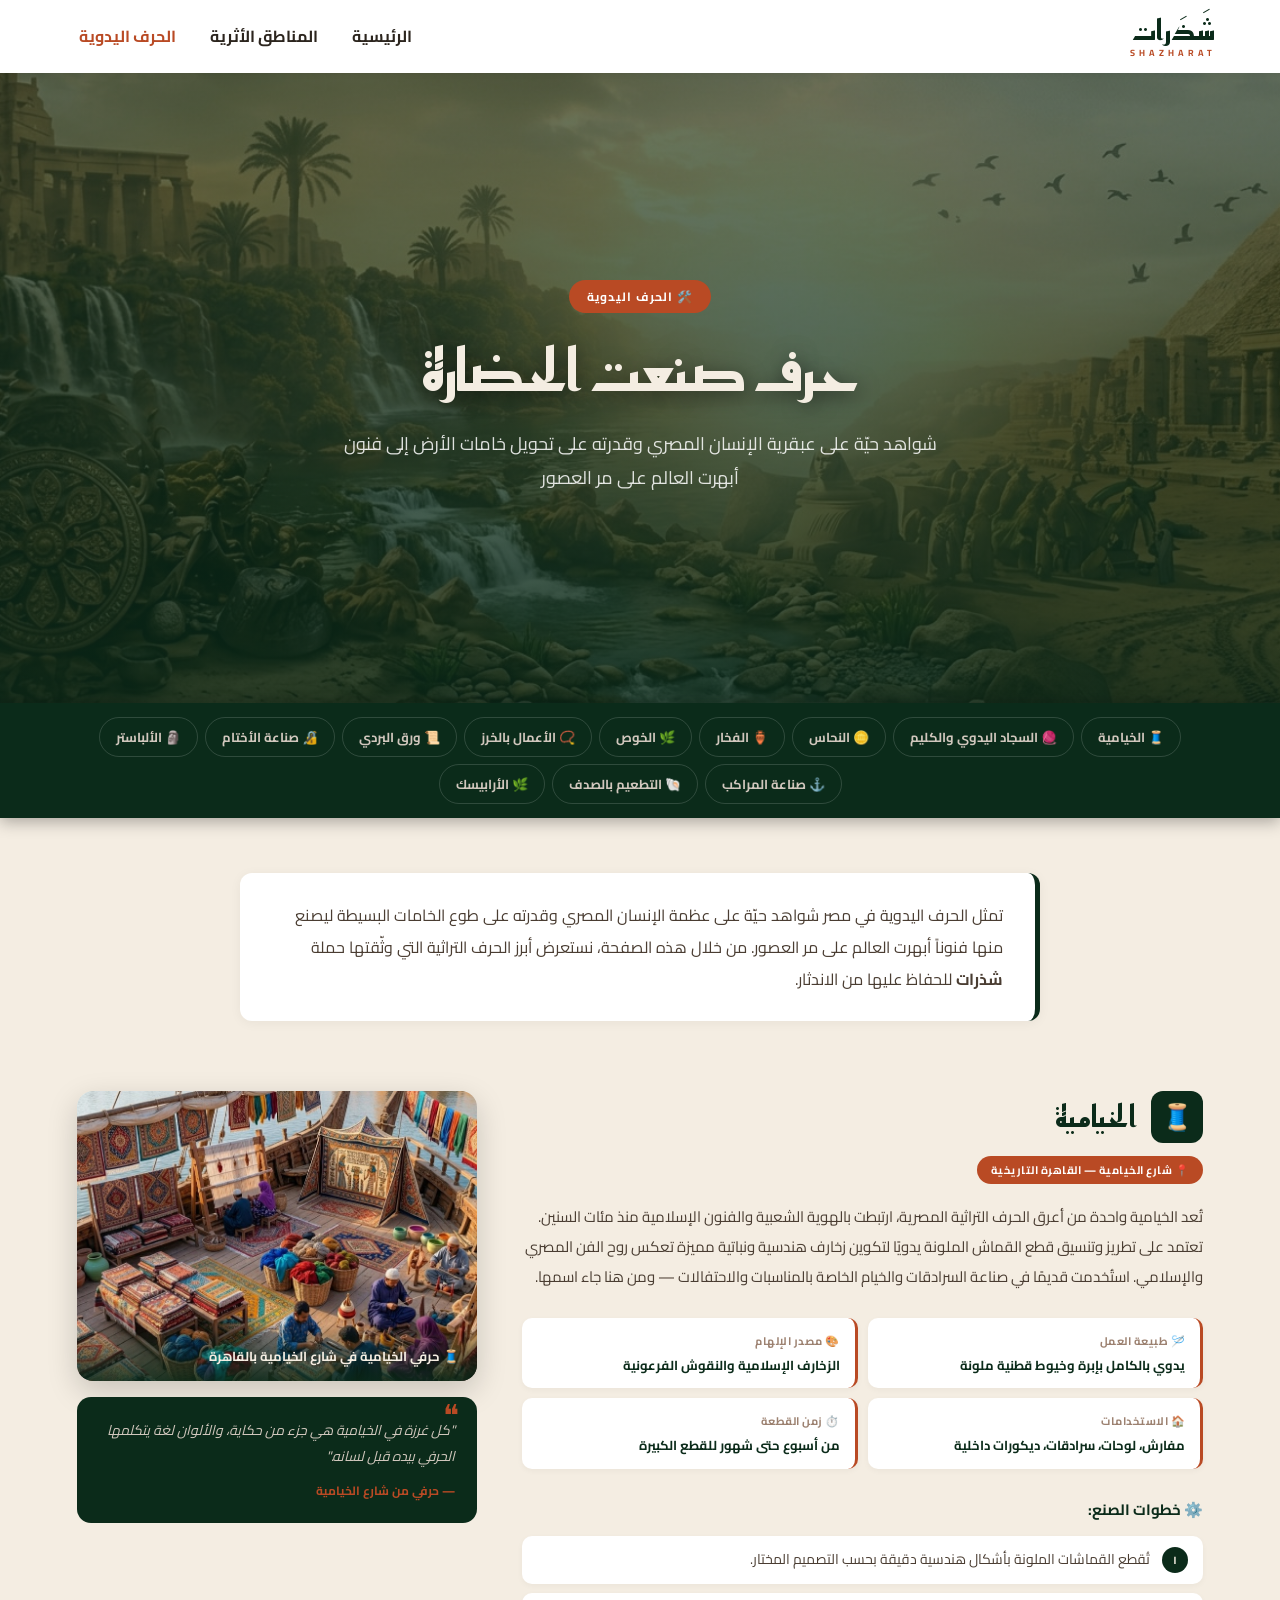
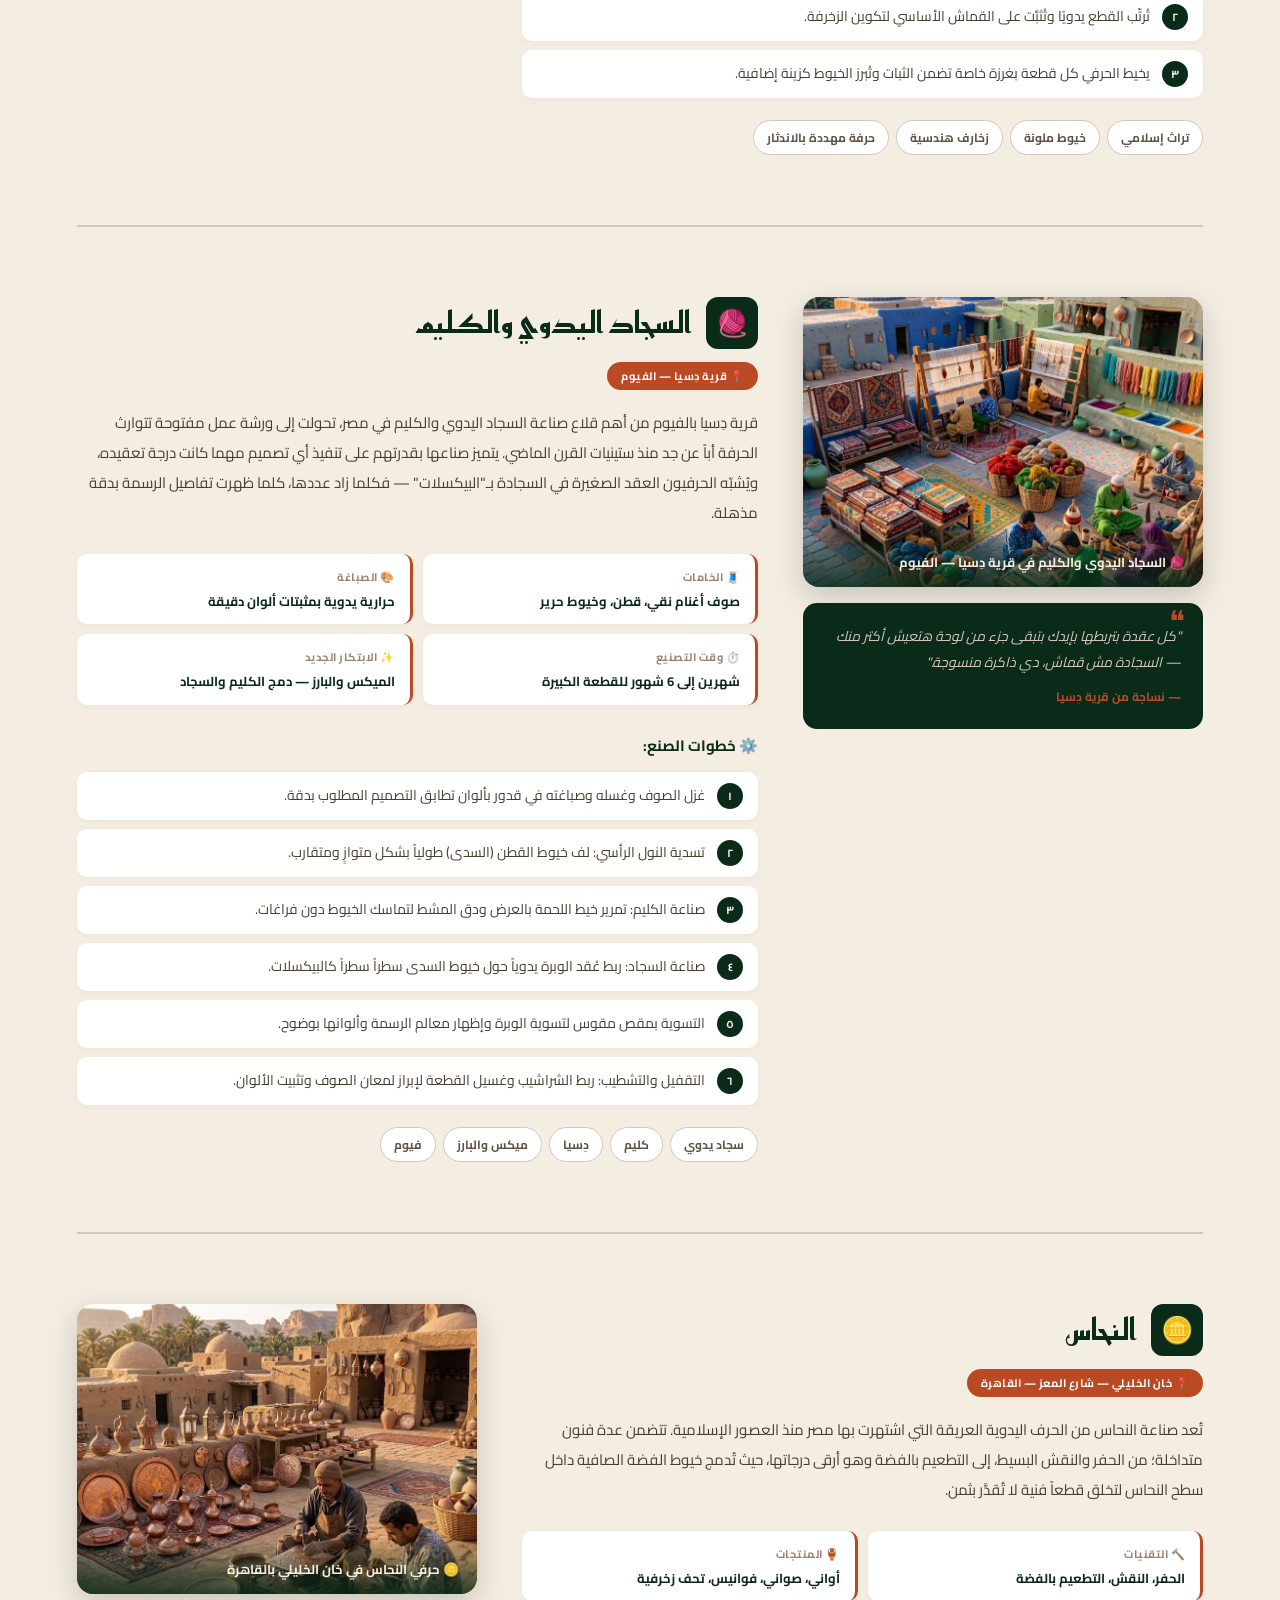
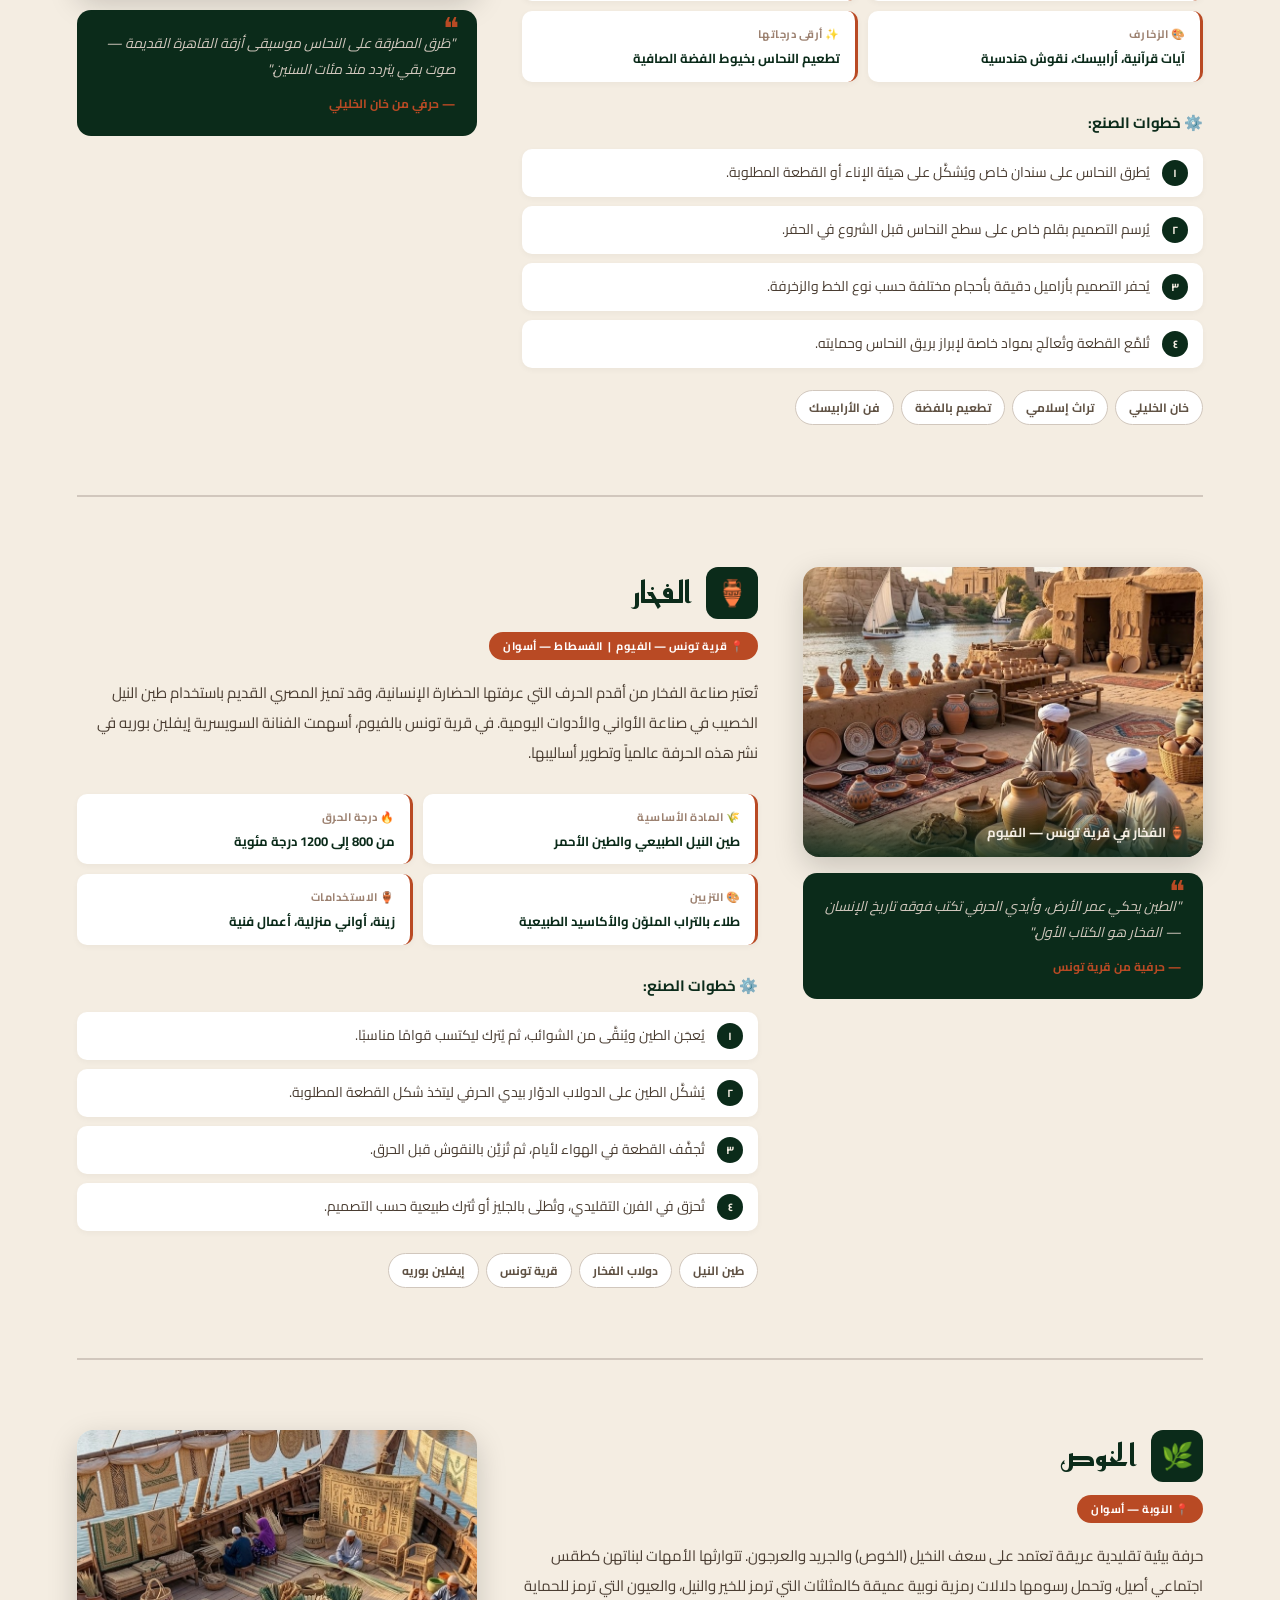
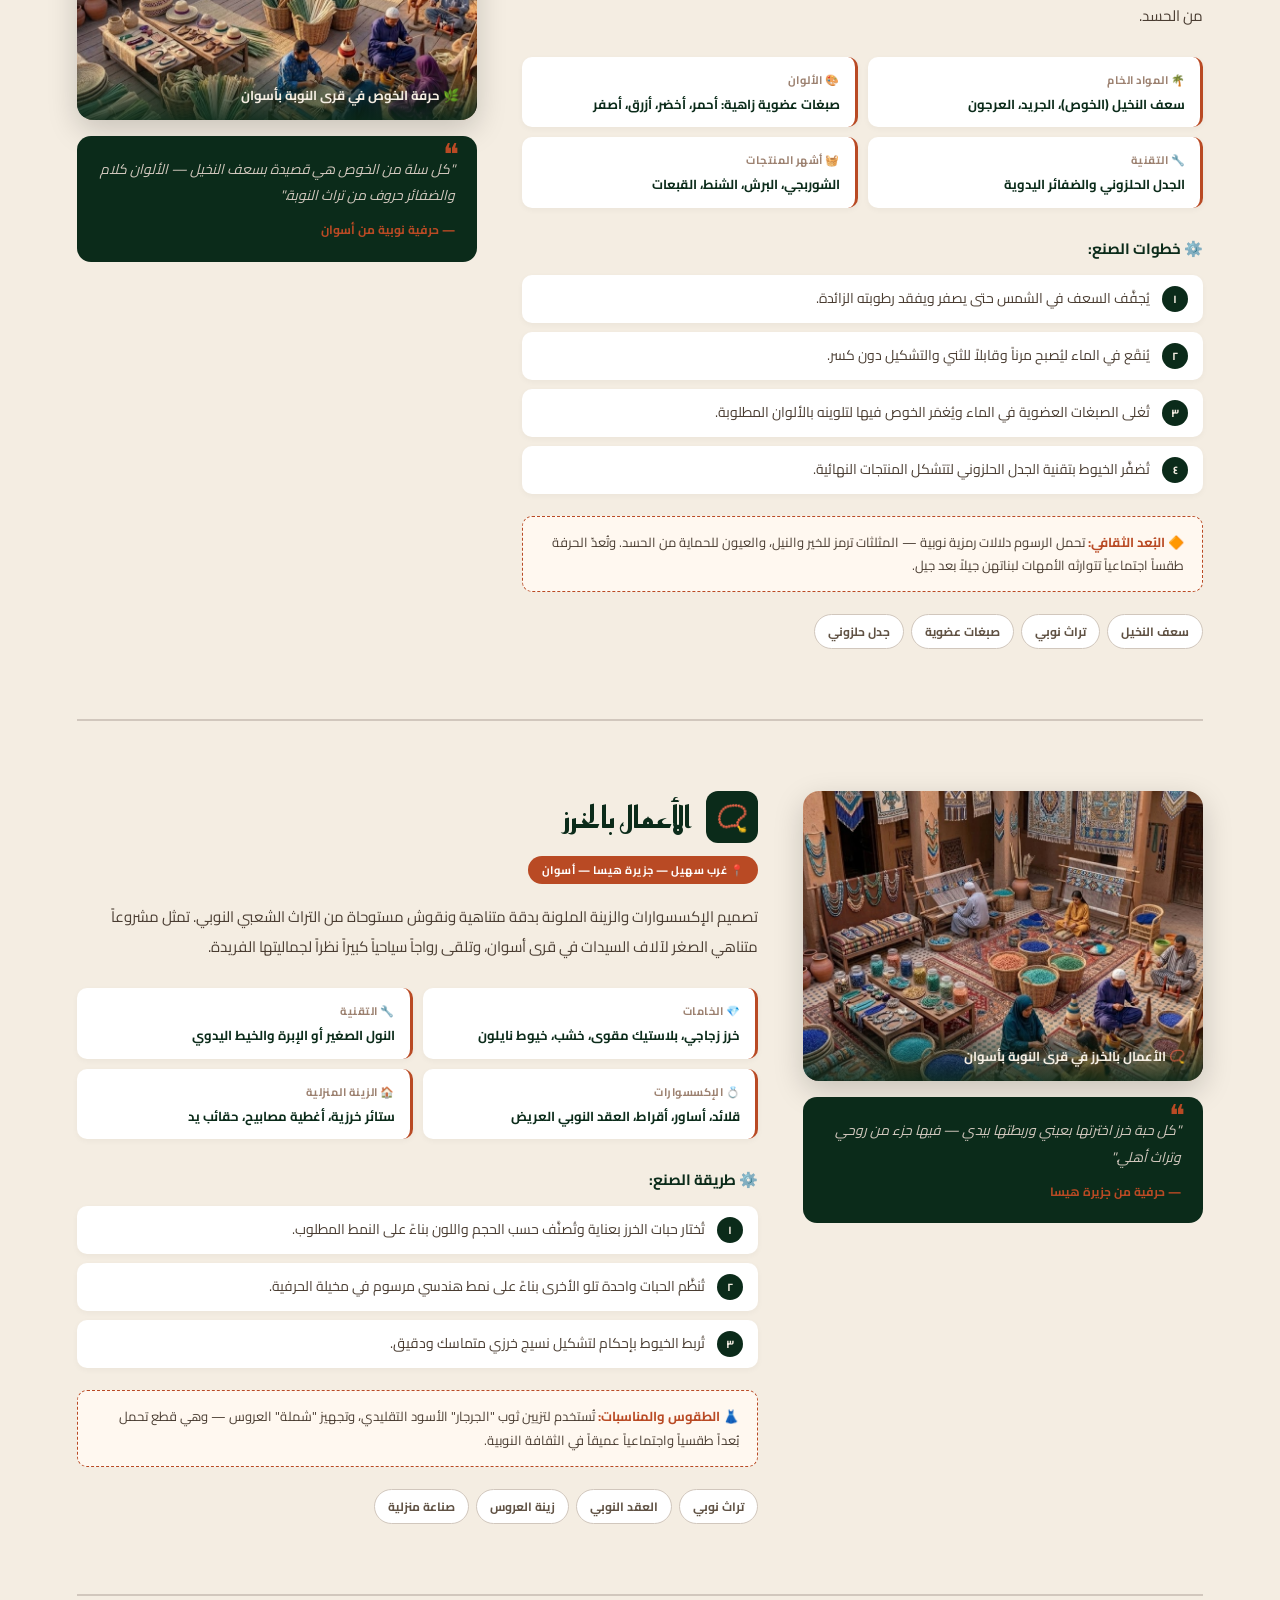
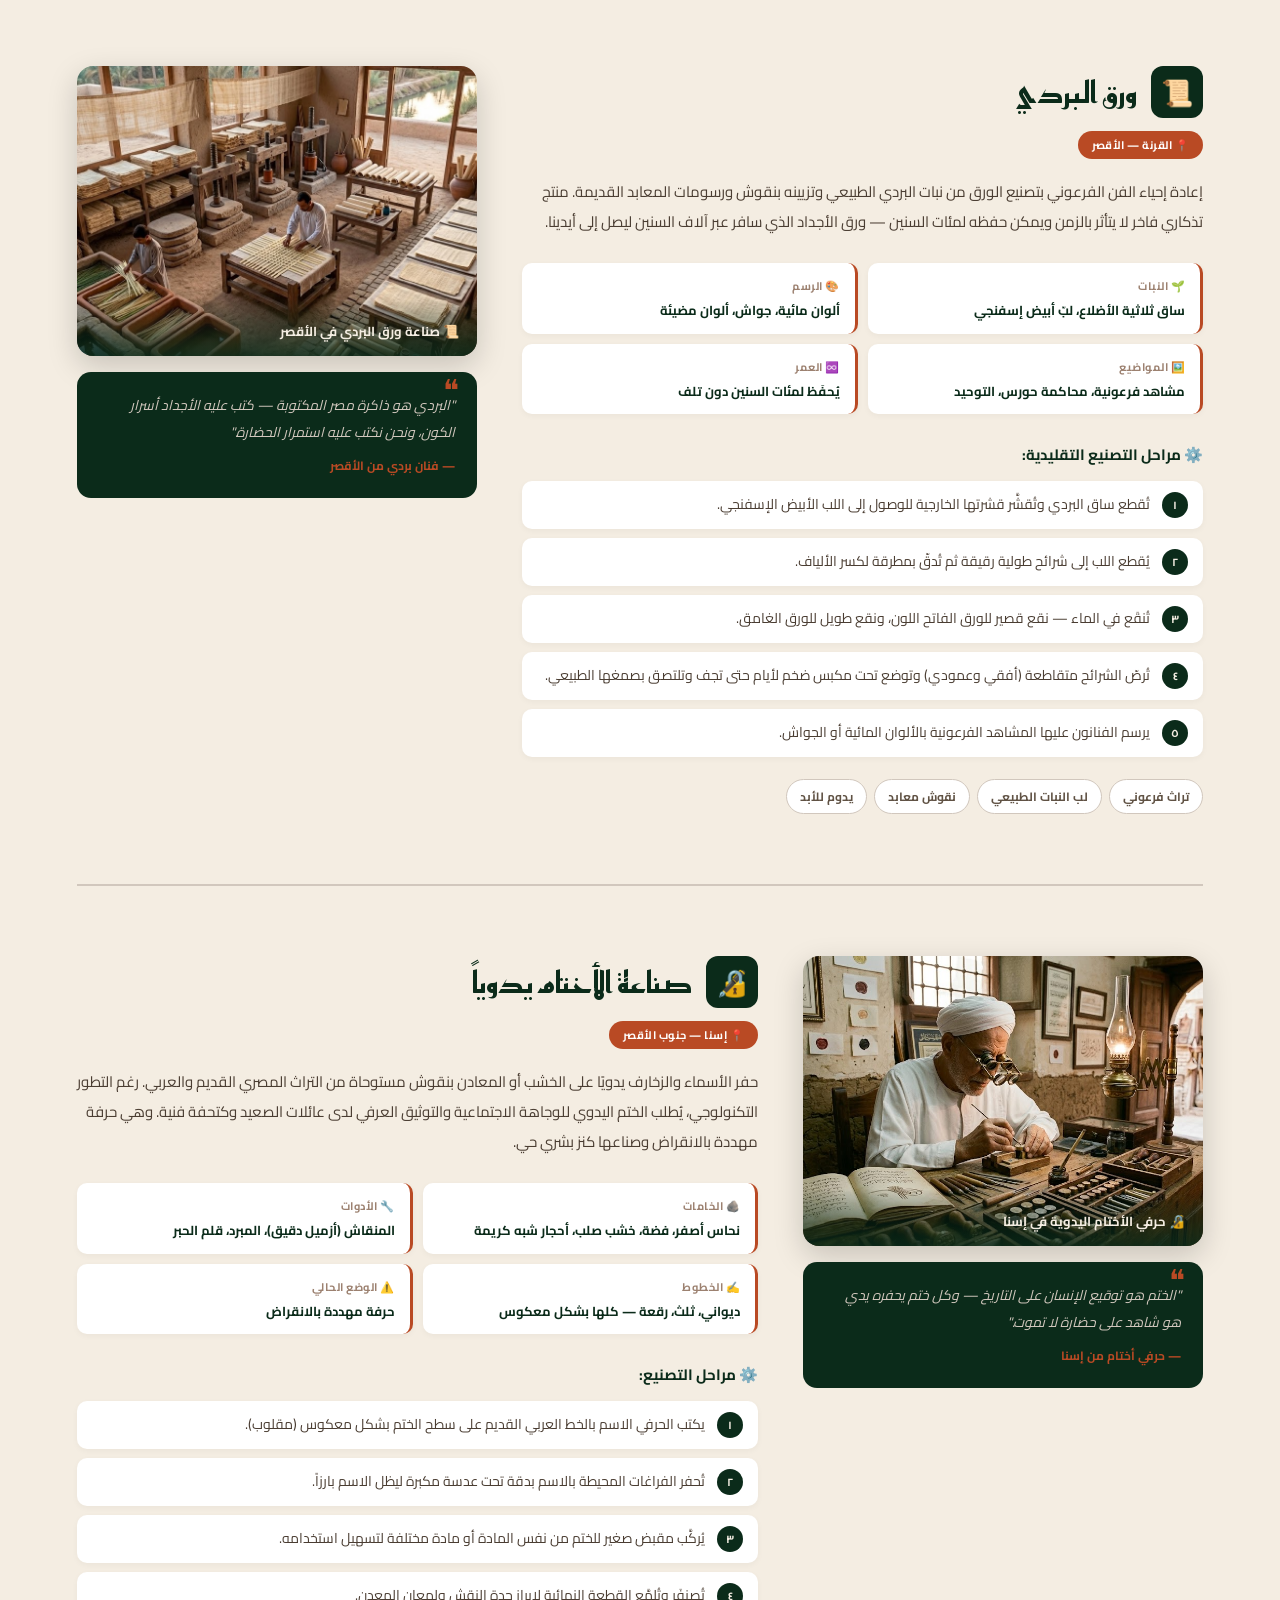
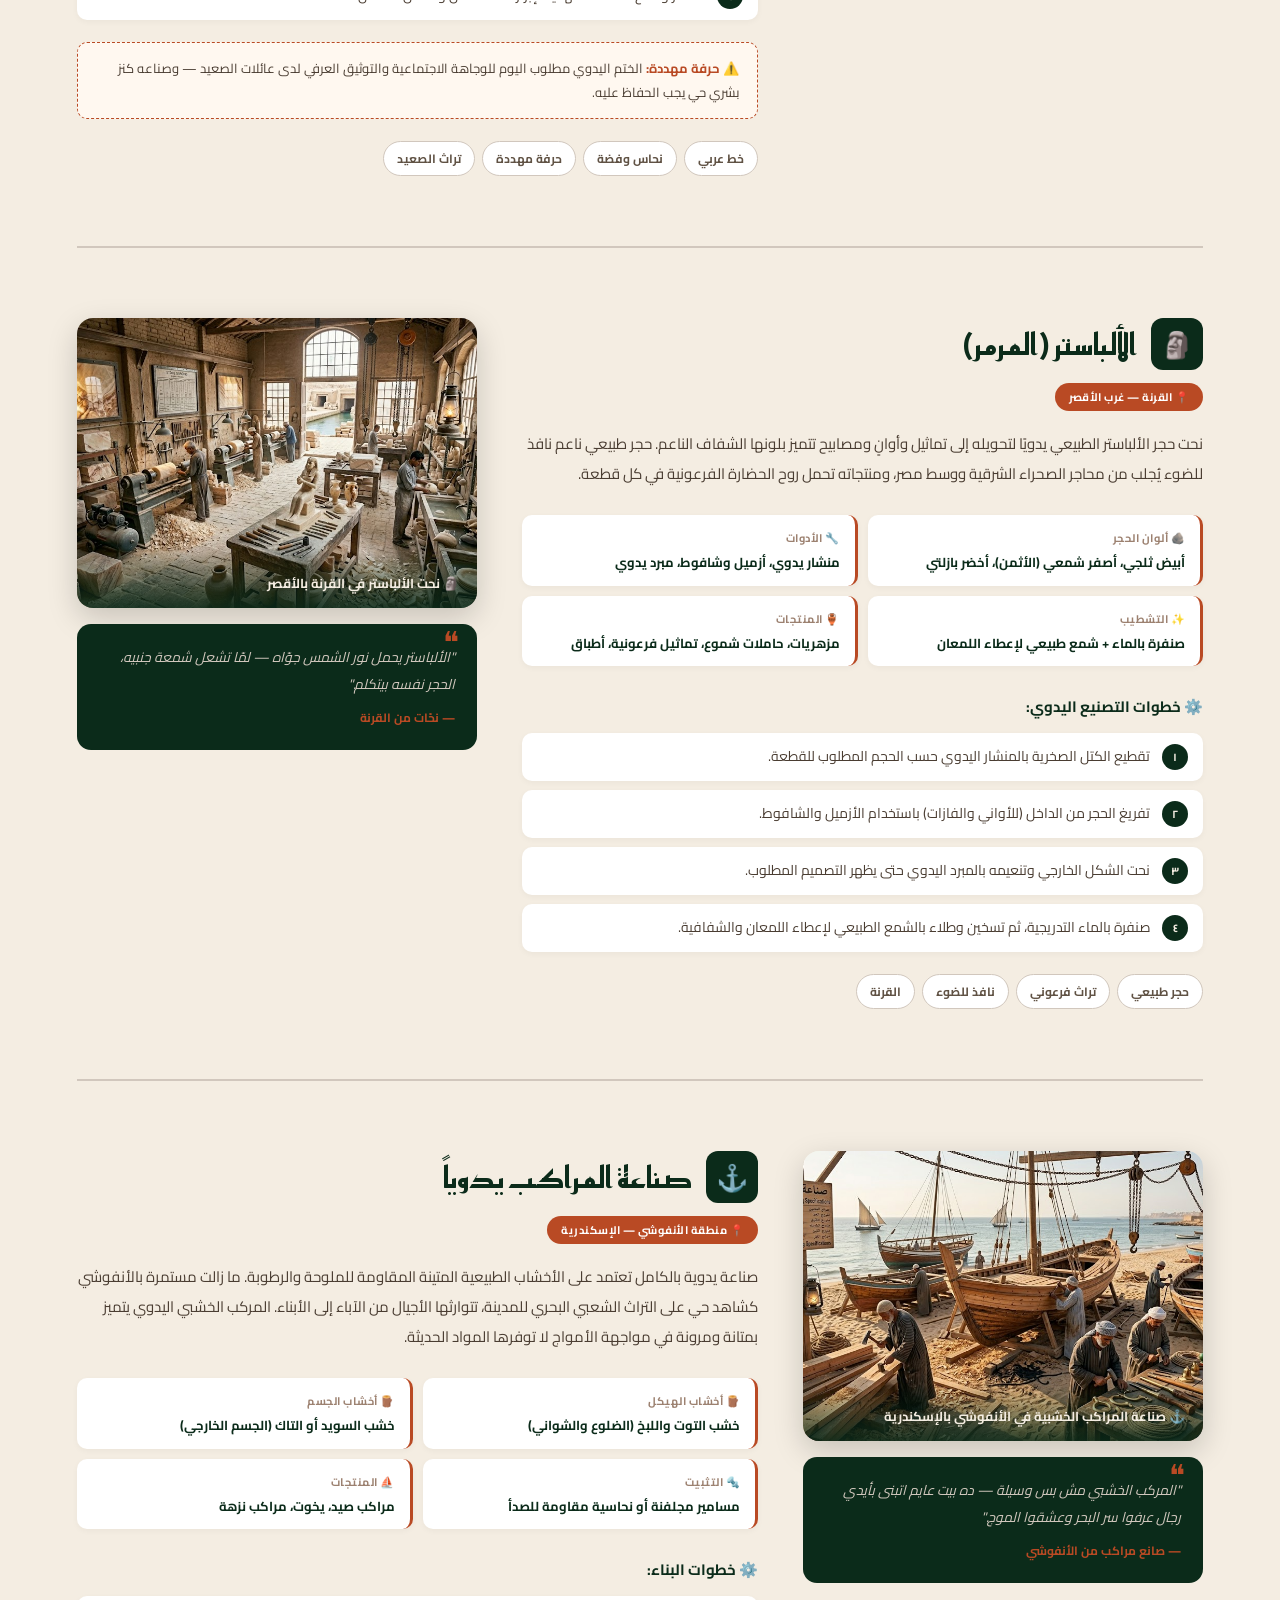
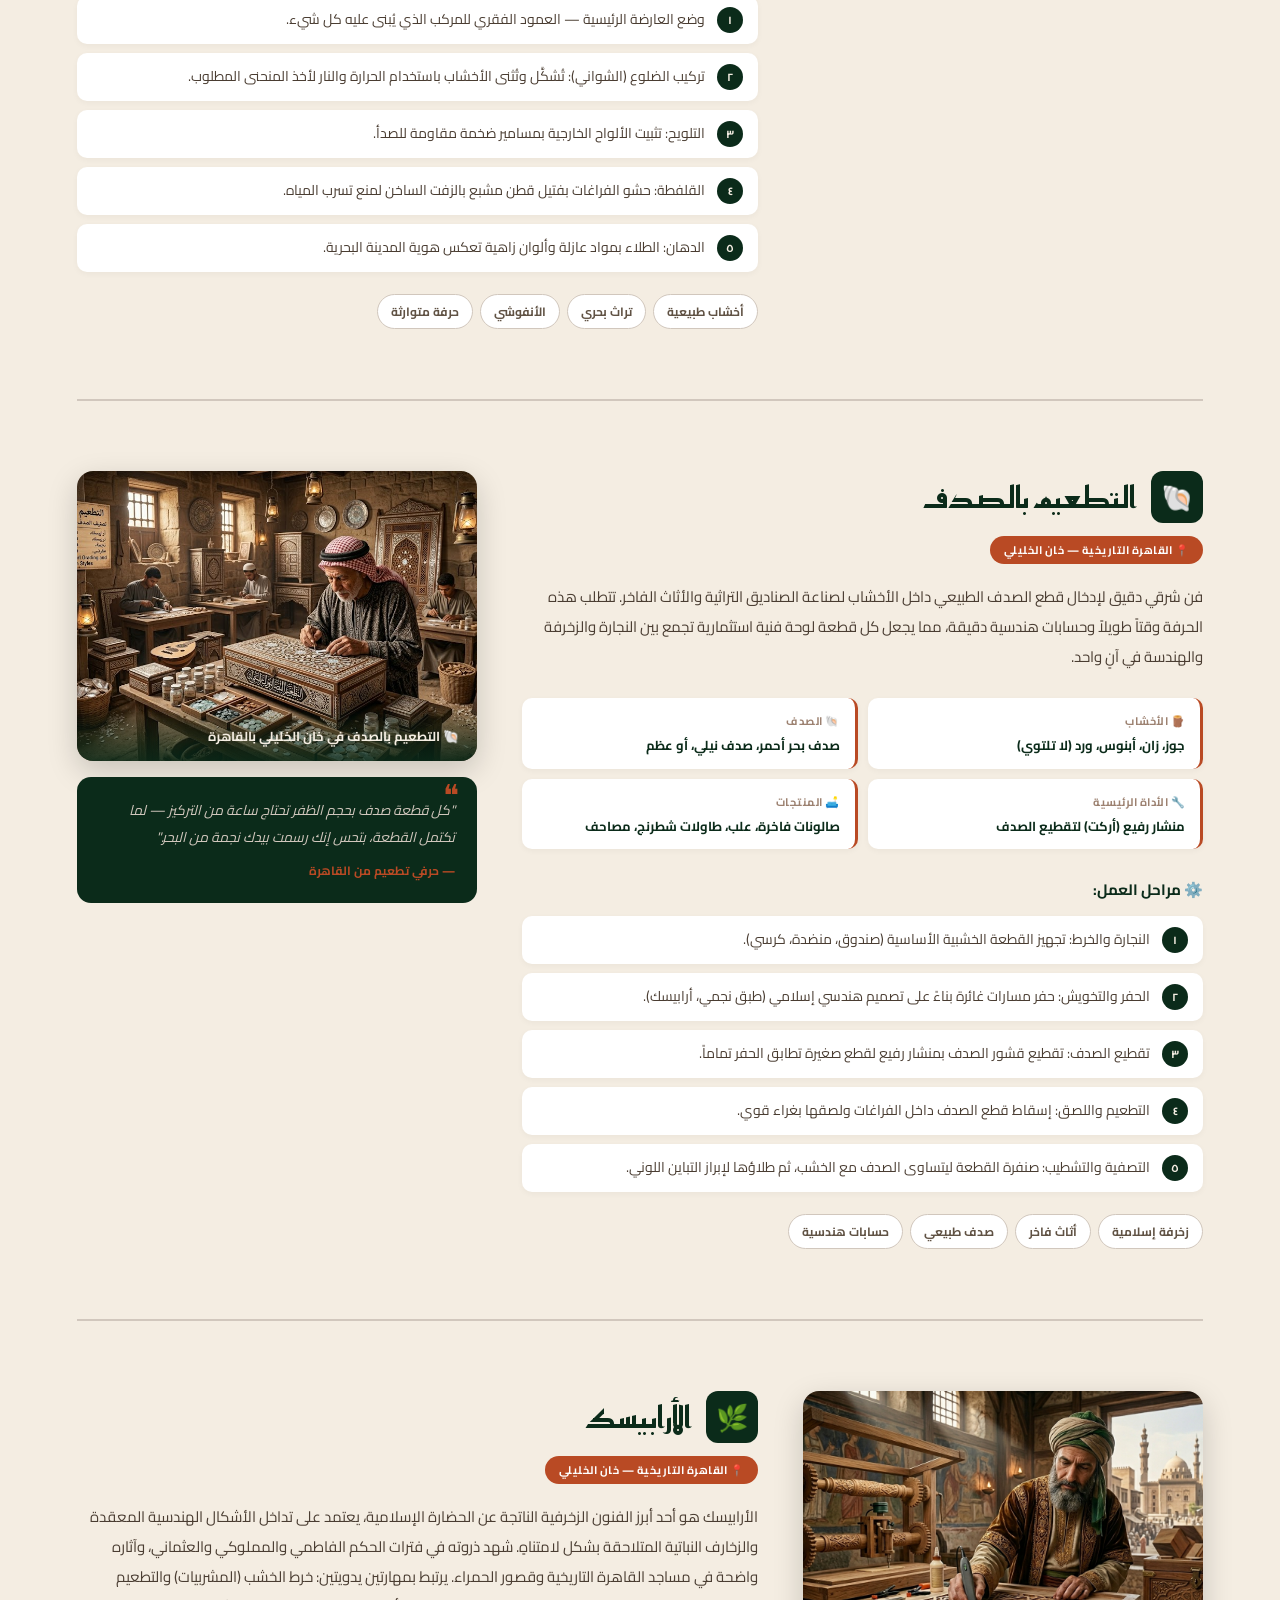
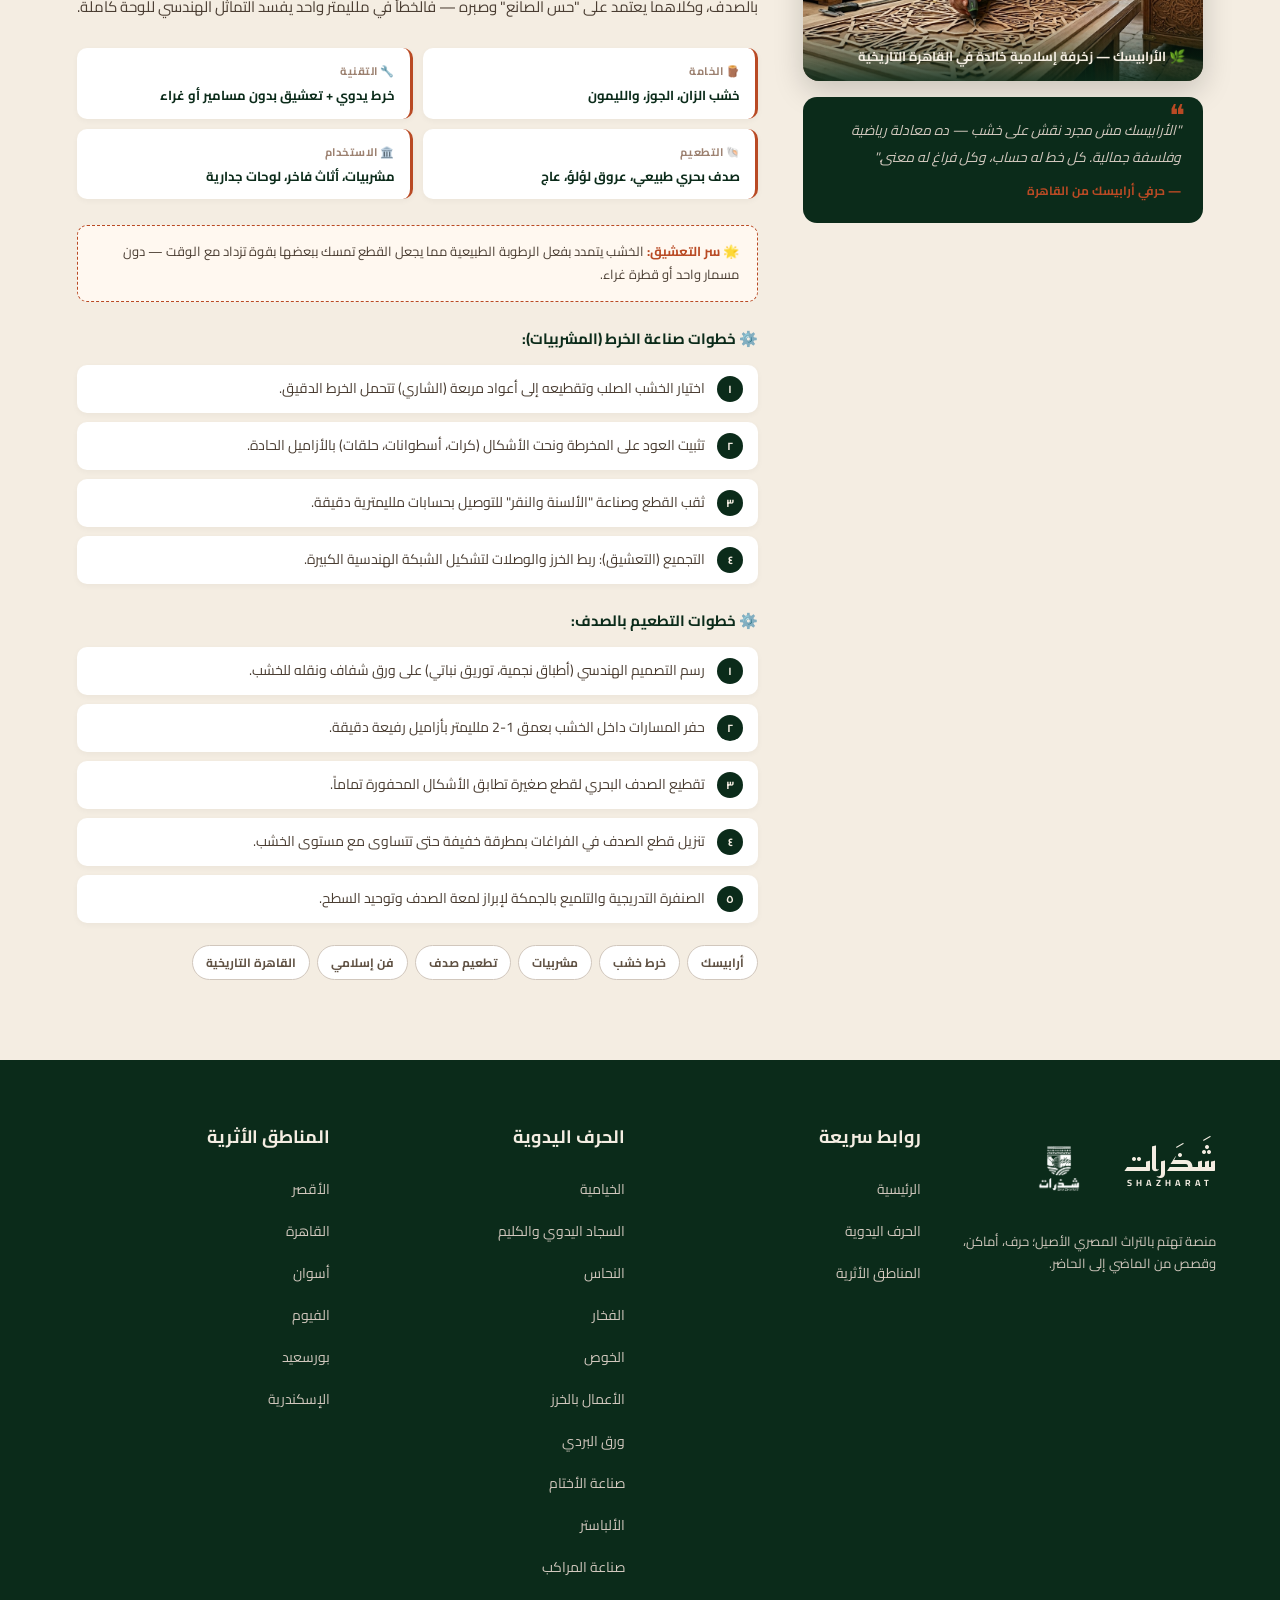
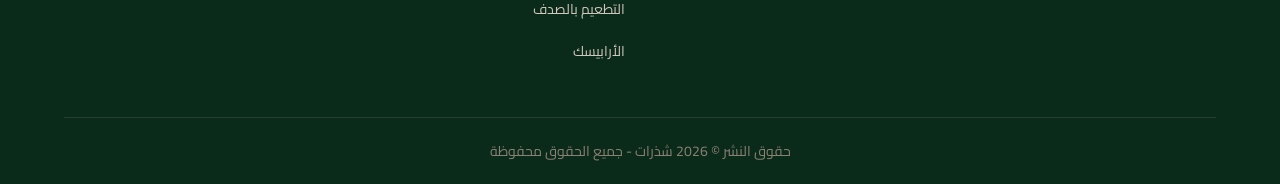
<file: crafts.html>
<!DOCTYPE html>
<html lang="ar" dir="rtl">
<head>
    <meta charset="UTF-8">
    <meta name="viewport" content="width=device-width, initial-scale=1.0">
    <title>شذرات - الحرف اليدوية</title>
    <link rel="preconnect" href="https://fonts.googleapis.com">
    <link rel="preconnect" href="https://fonts.gstatic.com" crossorigin>
    <link href="https://fonts.googleapis.com/css2?family=Cairo:wght@400;600;700&family=Reem+Kufi:wght@700&display=swap" rel="stylesheet">
    <link rel="stylesheet" href="style.css">
    <style>
        html { scroll-behavior: smooth; }

        /* ===== HERO ===== */
        .crafts-hero {
            position: relative;
            height: 70vh;
            background: linear-gradient(rgba(11,43,26,0.6), rgba(11,43,26,0.82)),
                        url('images/hero-bg.jpg') no-repeat center center/cover;
            display: flex;
            flex-direction: column;
            justify-content: center;
            align-items: center;
            text-align: center;
            padding: 40px 6%;
        }
        .crafts-hero-tag {
            display: inline-block;
            background-color: #b94a24;
            color: #fff;
            font-size: 12px;
            font-weight: 700;
            padding: 5px 18px;
            border-radius: 20px;
            margin-bottom: 20px;
            letter-spacing: 1px;
        }
        .crafts-hero h1 {
            font-family: 'Reem Kufi', sans-serif;
            font-size: 58px;
            color: #f4ede2;
            margin-bottom: 18px;
            text-shadow: 2px 4px 20px rgba(0,0,0,0.5);
            line-height: 1.3;
        }
        .crafts-hero p {
            font-size: 18px;
            color: rgba(255,255,255,0.85);
            max-width: 600px;
            line-height: 1.9;
        }

        /* ===== STICKY NAV ===== */
        .crafts-nav-bar {
            background-color: #0b2b1a;
            padding: 14px 4%;
            display: flex;
            justify-content: center;
            gap: 7px;
            flex-wrap: wrap;
            position: sticky;
            top: 0;
            z-index: 50;
            box-shadow: 0 4px 15px rgba(0,0,0,0.3);
        }
        .crafts-nav-bar a {
            color: #d1c7bd;
            text-decoration: none;
            font-size: 13px;
            font-weight: 700;
            padding: 7px 16px;
            border-radius: 20px;
            border: 1px solid rgba(255,255,255,0.15);
            transition: all 0.3s;
            white-space: nowrap;
        }
        .crafts-nav-bar a:hover, .crafts-nav-bar a.pill-active {
            background-color: #b94a24;
            color: #fff;
            border-color: #b94a24;
        }

        /* ===== INTRO ===== */
        .crafts-intro {
            background-color: #f4ede2;
            padding: 55px 6% 20px;
        }
        .crafts-intro p {
            font-size: 16px;
            line-height: 2;
            color: #4a3d32;
            max-width: 800px;
            margin: 0 auto;
            background-color: #fff;
            padding: 26px 32px;
            border-radius: 12px;
            border-right: 5px solid #0b2b1a;
            box-shadow: 0 2px 12px rgba(0,0,0,0.05);
        }

        /* ===== BODY ===== */
        .crafts-body {
            background-color: #f4ede2;
            padding: 50px 6% 80px;
        }

        /* ===== CRAFT BLOCK ===== */
        .craft-block {
            display: grid;
            grid-template-columns: 1fr 400px;
            gap: 45px;
            align-items: start;
            margin-bottom: 70px;
            padding-bottom: 70px;
            border-bottom: 2px solid #d1c7bd;
        }
        .craft-block:last-child { border-bottom: none; margin-bottom: 0; padding-bottom: 0; }
        .craft-block.reverse { grid-template-columns: 400px 1fr; }
        .craft-block.reverse .craft-visual { order: -1; }

        /* --- Text Side --- */
        .craft-header {
            display: flex;
            align-items: center;
            gap: 14px;
            margin-bottom: 10px;
        }
        .craft-icon-badge {
            width: 52px; height: 52px;
            background-color: #0b2b1a;
            border-radius: 12px;
            display: flex; align-items: center; justify-content: center;
            font-size: 26px; flex-shrink: 0;
        }
        .craft-header h2 {
            font-family: 'Reem Kufi', sans-serif;
            font-size: 30px; color: #0b2b1a; margin: 0;
        }
        .craft-origin {
            display: inline-block;
            background-color: #b94a24; color: #fff;
            font-size: 11px; font-weight: 700;
            padding: 4px 14px; border-radius: 20px;
            margin-bottom: 18px; letter-spacing: 0.5px;
        }
        .craft-desc {
            font-size: 15px; line-height: 2; color: #4a3d32; margin-bottom: 26px;
        }

        /* Facts Grid */
        .craft-facts {
            display: grid;
            grid-template-columns: 1fr 1fr;
            gap: 10px;
            margin-bottom: 26px;
        }
        .fact-item {
            background-color: #fff; border-radius: 10px;
            padding: 13px 15px; border-right: 3px solid #b94a24;
            box-shadow: 0 2px 6px rgba(0,0,0,0.04);
        }
        .fact-label {
            font-size: 11px; color: #9c8170; font-weight: 700;
            letter-spacing: 0.5px; margin-bottom: 5px;
        }
        .fact-value { font-size: 13px; color: #0b2b1a; font-weight: 700; line-height: 1.5; }

        /* Steps */
        .craft-steps-title {
            font-size: 15px; font-weight: 700; color: #0b2b1a;
            margin-bottom: 12px; display: flex; align-items: center; gap: 8px;
        }
        .craft-steps { display: flex; flex-direction: column; gap: 9px; margin-bottom: 22px; }
        .step-item {
            display: flex; align-items: flex-start; gap: 12px;
            background-color: #fff; border-radius: 10px;
            padding: 11px 15px; box-shadow: 0 2px 6px rgba(0,0,0,0.04);
        }
        .step-num {
            width: 26px; height: 26px; background-color: #0b2b1a;
            color: #f4ede2; border-radius: 50%;
            display: flex; align-items: center; justify-content: center;
            font-size: 11px; font-weight: 700; flex-shrink: 0;
        }
        .step-text { font-size: 14px; color: #4a3d32; line-height: 1.7; padding-top: 1px; }

        /* Tags */
        .craft-tags { display: flex; flex-wrap: wrap; gap: 7px; }
        .craft-tag {
            background-color: #fff; border: 1px solid #d1c7bd;
            border-radius: 20px; padding: 5px 13px;
            font-size: 12px; color: #605244; font-weight: 700;
        }

        /* --- Visual Side --- */
        .craft-visual {
            display: flex; flex-direction: column; gap: 16px;
            position: sticky; top: 80px;
        }
        .craft-img-wrap {
            position: relative; border-radius: 16px; overflow: hidden;
            box-shadow: 0 10px 30px rgba(0,0,0,0.18); height: 290px;
        }
        .craft-img-wrap img {
            width: 100%; height: 100%; object-fit: cover;
            transition: transform 0.5s ease;
        }
        .craft-img-wrap:hover img { transform: scale(1.05); }
        .craft-img-label {
            position: absolute; bottom: 0; left: 0; right: 0;
            background: linear-gradient(transparent, rgba(11,43,26,0.85));
            padding: 20px 18px 13px;
            color: #f4ede2; font-size: 13px; font-weight: 700;
        }
        .craft-quote-box {
            background-color: #0b2b1a; border-radius: 14px;
            padding: 20px 22px; color: #d1c7bd;
            font-size: 14px; line-height: 1.9; font-style: italic;
            position: relative;
        }
        .craft-quote-box::before {
            content: '❝'; position: absolute; top: -10px; right: 18px;
            font-size: 30px; color: #b94a24; font-style: normal;
        }
        .craft-quote-box cite {
            display: block; margin-top: 10px;
            font-style: normal; font-size: 12px; color: #b94a24; font-weight: 700;
        }

        /* Cultural note */
        .cultural-note {
            background-color: #fff8f0;
            border: 1px dashed #b94a24;
            border-radius: 10px;
            padding: 14px 18px;
            font-size: 13px;
            color: #4a3d32;
            line-height: 1.8;
            margin-bottom: 22px;
        }
        .cultural-note strong { color: #b94a24; }

        /* ===== MOBILE ===== */
        @media (max-width: 900px) {
            .craft-block, .craft-block.reverse { grid-template-columns: 1fr; }
            .craft-block.reverse .craft-visual { order: 0; }
            .craft-visual { position: static; }
            .crafts-hero h1 { font-size: 36px; }
            .craft-facts { grid-template-columns: 1fr; }
        }
        @media (max-width: 480px) {
            .crafts-hero h1 { font-size: 28px; }
            .crafts-nav-bar a { font-size: 11px; padding: 6px 12px; }
        }
        @media (max-width: 360px) {
            .crafts-nav-bar { padding: 10px 2%; gap: 5px; }
            .crafts-nav-bar a { font-size: 10px; padding: 5px 9px; }
            .crafts-hero h1 { font-size: 24px; }
        }
    </style>
</head>
<body>

<header class="main-header">
    <a href="index.html" style="text-decoration:none;"><div class="logo brand-font">شَذَرات<span class="logo-en">SHAZHARAT</span></div></a>
    <nav class="nav-links" id="navLinks">
        <a href="index.html">الرئيسية</a>
        <a href="index.html#places-section">المناطق الأثرية</a>
        <a href="crafts.html" class="active">الحرف اليدوية</a>
    </nav>
    <button class="menu-toggle" id="menuToggle">☰</button>
</header>

<!-- HERO -->
<section class="crafts-hero">
    <span class="crafts-hero-tag">🛠️ الحرف اليدوية</span>
    <h1>حرف صنعت الحضارة</h1>
    <p>شواهد حيّة على عبقرية الإنسان المصري وقدرته على تحويل خامات الأرض إلى فنون أبهرت العالم على مر العصور</p>
</section>

<!-- STICKY NAV -->
<nav class="crafts-nav-bar" id="craftsNavBar">
    <a href="#khayamiya-section">🧵 الخيامية</a>
    <a href="#weaving-section">🧶 السجاد اليدوي والكليم</a>
    <a href="#copper-section">🪙 النحاس</a>
    <a href="#pottery-section">🏺 الفخار</a>
    <a href="#khouss-section">🌿 الخوص</a>
    <a href="#kharz-section">📿 الأعمال بالخرز</a>
    <a href="#papyrus-section">📜 ورق البردي</a>
    <a href="#seals-section">🔏 صناعة الأختام</a>
    <a href="#alabaster-section">🗿 الألباستر</a>
    <a href="#boats-section">⚓ صناعة المراكب</a>
    <a href="#shell-section">🐚 التطعيم بالصدف</a>
    <a href="#arabesque-section">🌿 الأرابيسك</a>
</nav>

<!-- INTRO -->
<div class="crafts-intro">
    <p>
        تمثل الحرف اليدوية في مصر شواهد حيّة على عظمة الإنسان المصري وقدرته على طوع الخامات البسيطة ليصنع منها فنوناً أبهرت العالم على مر العصور. من خلال هذه الصفحة، نستعرض أبرز الحرف التراثية التي وثّقتها حملة <strong>شذرات</strong> للحفاظ عليها من الاندثار.
    </p>
</div>

<div class="crafts-body">

    <!-- ============================
         1. الخيامية
    ============================= -->
    <div id="khayamiya-section" class="craft-block">
        <div class="craft-text">
            <div class="craft-header">
                <div class="craft-icon-badge">🧵</div>
                <h2>الخيامية</h2>
            </div>
            <span class="craft-origin">📍 شارع الخيامية — القاهرة التاريخية</span>
            <p class="craft-desc">
                تُعد الخيامية واحدة من أعرق الحرف التراثية المصرية، ارتبطت بالهوية الشعبية والفنون الإسلامية منذ مئات السنين. تعتمد على تطريز وتنسيق قطع القماش الملونة يدويًا لتكوين زخارف هندسية ونباتية مميزة تعكس روح الفن المصري والإسلامي. استُخدمت قديمًا في صناعة السرادقات والخيام الخاصة بالمناسبات والاحتفالات — ومن هنا جاء اسمها.
            </p>
            <div class="craft-facts">
                <div class="fact-item">
                    <div class="fact-label">🪡 طبيعة العمل</div>
                    <div class="fact-value">يدوي بالكامل بإبرة وخيوط قطنية ملونة</div>
                </div>
                <div class="fact-item">
                    <div class="fact-label">🎨 مصدر الإلهام</div>
                    <div class="fact-value">الزخارف الإسلامية والنقوش الفرعونية</div>
                </div>
                <div class="fact-item">
                    <div class="fact-label">🏠 الاستخدامات</div>
                    <div class="fact-value">مفارش، لوحات، سرادقات، ديكورات داخلية</div>
                </div>
                <div class="fact-item">
                    <div class="fact-label">⏱️ زمن القطعة</div>
                    <div class="fact-value">من أسبوع حتى شهور للقطع الكبيرة</div>
                </div>
            </div>
            <div class="craft-steps-title">⚙️ خطوات الصنع:</div>
            <div class="craft-steps">
                <div class="step-item"><div class="step-num">١</div><div class="step-text">تُقطع القماشات الملونة بأشكال هندسية دقيقة بحسب التصميم المختار.</div></div>
                <div class="step-item"><div class="step-num">٢</div><div class="step-text">تُرتّب القطع يدويًا وتُثبَّت على القماش الأساسي لتكوين الزخرفة.</div></div>
                <div class="step-item"><div class="step-num">٣</div><div class="step-text">يخيط الحرفي كل قطعة بغرزة خاصة تضمن الثبات وتُبرز الخيوط كزينة إضافية.</div></div>
            </div>
            <div class="craft-tags">
                <span class="craft-tag">تراث إسلامي</span>
                <span class="craft-tag">خيوط ملونة</span>
                <span class="craft-tag">زخارف هندسية</span>
                <span class="craft-tag">حرفة مهددة بالاندثار</span>
            </div>
        </div>
        <div class="craft-visual">
            <div class="craft-img-wrap">
                <img src="images/khayamiya.jpg" alt="الخيامية" onerror="this.src='images/hero-bg.jpg'">
                <div class="craft-img-label">🧵 حرفي الخيامية في شارع الخيامية بالقاهرة</div>
            </div>
            <div class="craft-quote-box">
                "كل غرزة في الخيامية هي جزء من حكاية، والألوان لغة يتكلمها الحرفي بيده قبل لسانه."
                <cite>— حرفي من شارع الخيامية</cite>
            </div>
        </div>
    </div>

    <!-- ============================
         2. النسيج اليدوي
    ============================= -->
    <div id="weaving-section" class="craft-block reverse">
        <div class="craft-text">
            <div class="craft-header">
                <div class="craft-icon-badge">🧶</div>
                <h2>السجاد اليدوي والكليم</h2>
            </div>
            <span class="craft-origin">📍 قرية دِسيا — الفيوم</span>
            <p class="craft-desc">
                قرية دِسيا بالفيوم من أهم قلاع صناعة السجاد اليدوي والكليم في مصر، تحولت إلى ورشة عمل مفتوحة تتوارث الحرفة أباً عن جد منذ ستينيات القرن الماضي. يتميز صناعها بقدرتهم على تنفيذ أي تصميم مهما كانت درجة تعقيده، ويُشبّه الحرفيون العقد الصغيرة في السجادة بـ"البيكسلات" — فكلما زاد عددها، كلما ظهرت تفاصيل الرسمة بدقة مذهلة.
            </p>
            <div class="craft-facts">
                <div class="fact-item">
                    <div class="fact-label">🧵 الخامات</div>
                    <div class="fact-value">صوف أغنام نقي، قطن، وخيوط حرير</div>
                </div>
                <div class="fact-item">
                    <div class="fact-label">🎨 الصباغة</div>
                    <div class="fact-value">حرارية يدوية بمثبتات ألوان دقيقة</div>
                </div>
                <div class="fact-item">
                    <div class="fact-label">⏱️ وقت التصنيع</div>
                    <div class="fact-value">شهرين إلى 6 شهور للقطعة الكبيرة</div>
                </div>
                <div class="fact-item">
                    <div class="fact-label">✨ الابتكار الجديد</div>
                    <div class="fact-value">الميكس والبارز — دمج الكليم والسجاد</div>
                </div>
            </div>
            <div class="craft-steps-title">⚙️ خطوات الصنع:</div>
            <div class="craft-steps">
                <div class="step-item"><div class="step-num">١</div><div class="step-text">غزل الصوف وغسله وصباغته في قدور بألوان تطابق التصميم المطلوب بدقة.</div></div>
                <div class="step-item"><div class="step-num">٢</div><div class="step-text">تسدية النول الرأسي: لف خيوط القطن (السدى) طولياً بشكل متوازٍ ومتقارب.</div></div>
                <div class="step-item"><div class="step-num">٣</div><div class="step-text">صناعة الكليم: تمرير خيط اللحمة بالعرض ودق المشط لتماسك الخيوط دون فراغات.</div></div>
                <div class="step-item"><div class="step-num">٤</div><div class="step-text">صناعة السجاد: ربط عُقد الوبرة يدوياً حول خيوط السدى سطراً سطراً كالبيكسلات.</div></div>
                <div class="step-item"><div class="step-num">٥</div><div class="step-text">التسوية بمقص مقوس لتسوية الوبرة وإظهار معالم الرسمة وألوانها بوضوح.</div></div>
                <div class="step-item"><div class="step-num">٦</div><div class="step-text">التقفيل والتشطيب: ربط الشراشيب وغسيل القطعة لإبراز لمعان الصوف وتثبيت الألوان.</div></div>
            </div>
            <div class="craft-tags">
                <span class="craft-tag">سجاد يدوي</span>
                <span class="craft-tag">كليم</span>
                <span class="craft-tag">دِسيا</span>
                <span class="craft-tag">ميكس والبارز</span>
                <span class="craft-tag">فيوم</span>
            </div>
        </div>
        <div class="craft-visual">
            <div class="craft-img-wrap">
                <img src="images/weaving.jpg" alt="السجاد اليدوي والكليم" onerror="this.src='images/hero-bg.jpg'">
                <div class="craft-img-label">🧶 السجاد اليدوي والكليم في قرية دِسيا — الفيوم</div>
            </div>
            <div class="craft-quote-box">
                "كل عقدة بتربطها بإيدك بتبقى جزء من لوحة هتعيش أكتر منك — السجادة مش قماش، دي ذاكرة منسوجة."
                <cite>— نساجة من قرية دِسيا</cite>
            </div>
        </div>
    </div>

    <!-- ============================
         3. النحاس
    ============================= -->
    <div id="copper-section" class="craft-block">
        <div class="craft-text">
            <div class="craft-header">
                <div class="craft-icon-badge">🪙</div>
                <h2>النحاس</h2>
            </div>
            <span class="craft-origin">📍 خان الخليلي — شارع المعز — القاهرة</span>
            <p class="craft-desc">
                تُعد صناعة النحاس من الحرف اليدوية العريقة التي اشتهرت بها مصر منذ العصور الإسلامية. تتضمن عدة فنون متداخلة؛ من الحفر والنقش البسيط، إلى التطعيم بالفضة وهو أرقى درجاتها، حيث تُدمج خيوط الفضة الصافية داخل سطح النحاس لتخلق قطعاً فنية لا تُقدَّر بثمن.
            </p>
            <div class="craft-facts">
                <div class="fact-item">
                    <div class="fact-label">🔨 التقنيات</div>
                    <div class="fact-value">الحفر، النقش، التطعيم بالفضة</div>
                </div>
                <div class="fact-item">
                    <div class="fact-label">🏺 المنتجات</div>
                    <div class="fact-value">أواني، صواني، فوانيس، تحف زخرفية</div>
                </div>
                <div class="fact-item">
                    <div class="fact-label">🎨 الزخارف</div>
                    <div class="fact-value">آيات قرآنية، أرابيسك، نقوش هندسية</div>
                </div>
                <div class="fact-item">
                    <div class="fact-label">✨ أرقى درجاتها</div>
                    <div class="fact-value">تطعيم النحاس بخيوط الفضة الصافية</div>
                </div>
            </div>
            <div class="craft-steps-title">⚙️ خطوات الصنع:</div>
            <div class="craft-steps">
                <div class="step-item"><div class="step-num">١</div><div class="step-text">يُطرق النحاس على سندان خاص ويُشكَّل على هيئة الإناء أو القطعة المطلوبة.</div></div>
                <div class="step-item"><div class="step-num">٢</div><div class="step-text">يُرسم التصميم بقلم خاص على سطح النحاس قبل الشروع في الحفر.</div></div>
                <div class="step-item"><div class="step-num">٣</div><div class="step-text">يُحفر التصميم بأزاميل دقيقة بأحجام مختلفة حسب نوع الخط والزخرفة.</div></div>
                <div class="step-item"><div class="step-num">٤</div><div class="step-text">تُلمَّع القطعة وتُعالَج بمواد خاصة لإبراز بريق النحاس وحمايته.</div></div>
            </div>
            <div class="craft-tags">
                <span class="craft-tag">خان الخليلي</span>
                <span class="craft-tag">تراث إسلامي</span>
                <span class="craft-tag">تطعيم بالفضة</span>
                <span class="craft-tag">فن الأرابيسك</span>
            </div>
        </div>
        <div class="craft-visual">
            <div class="craft-img-wrap">
                <img src="images/copper.jpg" alt="صناعة النحاس" onerror="this.src='images/hero-bg.jpg'">
                <div class="craft-img-label">🪙 حرفي النحاس في خان الخليلي بالقاهرة</div>
            </div>
            <div class="craft-quote-box">
                "طَرق المطرقة على النحاس موسيقى أزقة القاهرة القديمة — صوت بقي يتردد منذ مئات السنين."
                <cite>— حرفي من خان الخليلي</cite>
            </div>
        </div>
    </div>

    <!-- ============================
         4. الفخار
    ============================= -->
    <div id="pottery-section" class="craft-block reverse">
        <div class="craft-text">
            <div class="craft-header">
                <div class="craft-icon-badge">🏺</div>
                <h2>الفخار</h2>
            </div>
            <span class="craft-origin">📍 قرية تونس — الفيوم &nbsp;|&nbsp; الفسطاط — أسوان</span>
            <p class="craft-desc">
                تُعتبر صناعة الفخار من أقدم الحرف التي عرفتها الحضارة الإنسانية، وقد تميز المصري القديم باستخدام طين النيل الخصيب في صناعة الأواني والأدوات اليومية. في قرية تونس بالفيوم، أسهمت الفنانة السويسرية إيفلين بوريه في نشر هذه الحرفة عالمياً وتطوير أساليبها.
            </p>
            <div class="craft-facts">
                <div class="fact-item">
                    <div class="fact-label">🌾 المادة الأساسية</div>
                    <div class="fact-value">طين النيل الطبيعي والطين الأحمر</div>
                </div>
                <div class="fact-item">
                    <div class="fact-label">🔥 درجة الحرق</div>
                    <div class="fact-value">من 800 إلى 1200 درجة مئوية</div>
                </div>
                <div class="fact-item">
                    <div class="fact-label">🎨 التزيين</div>
                    <div class="fact-value">طلاء بالتراب الملوّن والأكاسيد الطبيعية</div>
                </div>
                <div class="fact-item">
                    <div class="fact-label">🏺 الاستخدامات</div>
                    <div class="fact-value">زينة، أواني منزلية، أعمال فنية</div>
                </div>
            </div>
            <div class="craft-steps-title">⚙️ خطوات الصنع:</div>
            <div class="craft-steps">
                <div class="step-item"><div class="step-num">١</div><div class="step-text">يُعجَن الطين ويُنقَّى من الشوائب، ثم يُترك ليكتسب قوامًا مناسبًا.</div></div>
                <div class="step-item"><div class="step-num">٢</div><div class="step-text">يُشكَّل الطين على الدولاب الدوّار بيدي الحرفي ليتخذ شكل القطعة المطلوبة.</div></div>
                <div class="step-item"><div class="step-num">٣</div><div class="step-text">تُجفَّف القطعة في الهواء لأيام، ثم تُزيَّن بالنقوش قبل الحرق.</div></div>
                <div class="step-item"><div class="step-num">٤</div><div class="step-text">تُحرَق في الفرن التقليدي، وتُطلَى بالجليز أو تُترك طبيعية حسب التصميم.</div></div>
            </div>
            <div class="craft-tags">
                <span class="craft-tag">طين النيل</span>
                <span class="craft-tag">دولاب الفخار</span>
                <span class="craft-tag">قرية تونس</span>
                <span class="craft-tag">إيفلين بوريه</span>
            </div>
        </div>
        <div class="craft-visual">
            <div class="craft-img-wrap">
                <img src="images/pottery.jpg" alt="الفخار" onerror="this.src='images/hero-bg.jpg'">
                <div class="craft-img-label">🏺 الفخار في قرية تونس — الفيوم</div>
            </div>
            <div class="craft-quote-box">
                "الطين يحكي عمر الأرض، وأيدي الحرفي تكتب فوقه تاريخ الإنسان — الفخار هو الكتاب الأول."
                <cite>— حرفية من قرية تونس</cite>
            </div>
        </div>
    </div>

    <!-- ============================
         5. الخوص
    ============================= -->
    <div id="khouss-section" class="craft-block">
        <div class="craft-text">
            <div class="craft-header">
                <div class="craft-icon-badge">🌿</div>
                <h2>الخوص</h2>
            </div>
            <span class="craft-origin">📍 النوبة — أسوان</span>
            <p class="craft-desc">
                حرفة بيئية تقليدية عريقة تعتمد على سعف النخيل (الخوص) والجريد والعرجون. تتوارثها الأمهات لبناتهن كطقس اجتماعي أصيل، وتحمل رسومها دلالات رمزية نوبية عميقة كالمثلثات التي ترمز للخير والنيل، والعيون التي ترمز للحماية من الحسد.
            </p>
            <div class="craft-facts">
                <div class="fact-item">
                    <div class="fact-label">🌴 المواد الخام</div>
                    <div class="fact-value">سعف النخيل (الخوص)، الجريد، العرجون</div>
                </div>
                <div class="fact-item">
                    <div class="fact-label">🎨 الألوان</div>
                    <div class="fact-value">صبغات عضوية زاهية: أحمر، أخضر، أزرق، أصفر</div>
                </div>
                <div class="fact-item">
                    <div class="fact-label">🔧 التقنية</div>
                    <div class="fact-value">الجدل الحلزوني والضفائر اليدوية</div>
                </div>
                <div class="fact-item">
                    <div class="fact-label">🧺 أشهر المنتجات</div>
                    <div class="fact-value">الشوربجي، البرش، الشنط، القبعات</div>
                </div>
            </div>
            <div class="craft-steps-title">⚙️ خطوات الصنع:</div>
            <div class="craft-steps">
                <div class="step-item"><div class="step-num">١</div><div class="step-text">يُجفَّف السعف في الشمس حتى يصفر ويفقد رطوبته الزائدة.</div></div>
                <div class="step-item"><div class="step-num">٢</div><div class="step-text">يُنقَع في الماء ليُصبح مرناً وقابلاً للثني والتشكيل دون كسر.</div></div>
                <div class="step-item"><div class="step-num">٣</div><div class="step-text">تُغلى الصبغات العضوية في الماء ويُغمَر الخوص فيها لتلوينه بالألوان المطلوبة.</div></div>
                <div class="step-item"><div class="step-num">٤</div><div class="step-text">تُضفَّر الخيوط بتقنية الجدل الحلزوني لتتشكل المنتجات النهائية.</div></div>
            </div>
            <div class="cultural-note">
                <strong>🔶 البُعد الثقافي:</strong> تحمل الرسوم دلالات رمزية نوبية — المثلثات ترمز للخير والنيل، والعيون للحماية من الحسد. وتُعدّ الحرفة طقساً اجتماعياً تتوارثه الأمهات لبناتهن جيلاً بعد جيل.
            </div>
            <div class="craft-tags">
                <span class="craft-tag">سعف النخيل</span>
                <span class="craft-tag">تراث نوبي</span>
                <span class="craft-tag">صبغات عضوية</span>
                <span class="craft-tag">جدل حلزوني</span>
            </div>
        </div>
        <div class="craft-visual">
            <div class="craft-img-wrap">
                <img src="images/khouss.jpg" alt="الخوص" onerror="this.src='images/hero-bg.jpg'">
                <div class="craft-img-label">🌿 حرفة الخوص في قرى النوبة بأسوان</div>
            </div>
            <div class="craft-quote-box">
                "كل سلة من الخوص هي قصيدة بسعف النخيل — الألوان كلام والضفائر حروف من تراث النوبة."
                <cite>— حرفية نوبية من أسوان</cite>
            </div>
        </div>
    </div>

    <!-- ============================
         6. الأعمال بالخرز
    ============================= -->
    <div id="kharz-section" class="craft-block reverse">
        <div class="craft-text">
            <div class="craft-header">
                <div class="craft-icon-badge">📿</div>
                <h2>الأعمال بالخرز</h2>
            </div>
            <span class="craft-origin">📍 غرب سهيل — جزيرة هيسا — أسوان</span>
            <p class="craft-desc">
                تصميم الإكسسوارات والزينة الملونة بدقة متناهية ونقوش مستوحاة من التراث الشعبي النوبي. تمثل مشروعاً متناهي الصغر لآلاف السيدات في قرى أسوان، وتلقى رواجاً سياحياً كبيراً نظراً لجماليتها الفريدة.
            </p>
            <div class="craft-facts">
                <div class="fact-item">
                    <div class="fact-label">💎 الخامات</div>
                    <div class="fact-value">خرز زجاجي، بلاستيك مقوى، خشب، خيوط نايلون</div>
                </div>
                <div class="fact-item">
                    <div class="fact-label">🔧 التقنية</div>
                    <div class="fact-value">النول الصغير أو الإبرة والخيط اليدوي</div>
                </div>
                <div class="fact-item">
                    <div class="fact-label">💍 الإكسسوارات</div>
                    <div class="fact-value">قلائد، أساور، أقراط، العقد النوبي العريض</div>
                </div>
                <div class="fact-item">
                    <div class="fact-label">🏠 الزينة المنزلية</div>
                    <div class="fact-value">ستائر خرزية، أغطية مصابيح، حقائب يد</div>
                </div>
            </div>
            <div class="craft-steps-title">⚙️ طريقة الصنع:</div>
            <div class="craft-steps">
                <div class="step-item"><div class="step-num">١</div><div class="step-text">تُختار حبات الخرز بعناية وتُصنَّف حسب الحجم واللون بناءً على النمط المطلوب.</div></div>
                <div class="step-item"><div class="step-num">٢</div><div class="step-text">تُنظَّم الحبات واحدة تلو الأخرى بناءً على نمط هندسي مرسوم في مخيلة الحرفية.</div></div>
                <div class="step-item"><div class="step-num">٣</div><div class="step-text">تُربط الخيوط بإحكام لتشكيل نسيج خرزي متماسك ودقيق.</div></div>
            </div>
            <div class="cultural-note">
                <strong>👗 الطقوس والمناسبات:</strong> تُستخدم لتزيين ثوب "الجرجار" الأسود التقليدي، وتجهيز "شملة" العروس — وهي قطع تحمل بُعداً طقسياً واجتماعياً عميقاً في الثقافة النوبية.
            </div>
            <div class="craft-tags">
                <span class="craft-tag">تراث نوبي</span>
                <span class="craft-tag">العقد النوبي</span>
                <span class="craft-tag">زينة العروس</span>
                <span class="craft-tag">صناعة منزلية</span>
            </div>
        </div>
        <div class="craft-visual">
            <div class="craft-img-wrap">
                <img src="images/kharz.jpg" alt="الأعمال بالخرز" onerror="this.src='images/hero-bg.jpg'">
                <div class="craft-img-label">📿 الأعمال بالخرز في قرى النوبة بأسوان</div>
            </div>
            <div class="craft-quote-box">
                "كل حبة خرز اخترتها بعيني وربطتها بيدي — فيها جزء من روحي وتراث أهلي."
                <cite>— حرفية من جزيرة هيسا</cite>
            </div>
        </div>
    </div>

    <!-- ============================
         7. ورق البردي
    ============================= -->
    <div id="papyrus-section" class="craft-block">
        <div class="craft-text">
            <div class="craft-header">
                <div class="craft-icon-badge">📜</div>
                <h2>ورق البردي</h2>
            </div>
            <span class="craft-origin">📍 القرنة — الأقصر</span>
            <p class="craft-desc">
                إعادة إحياء الفن الفرعوني بتصنيع الورق من نبات البردي الطبيعي وتزيينه بنقوش ورسومات المعابد القديمة. منتج تذكاري فاخر لا يتأثر بالزمن ويمكن حفظه لمئات السنين — ورق الأجداد الذي سافر عبر آلاف السنين ليصل إلى أيدينا.
            </p>
            <div class="craft-facts">
                <div class="fact-item">
                    <div class="fact-label">🌱 النبات</div>
                    <div class="fact-value">ساق ثلاثية الأضلاع، لبّ أبيض إسفنجي</div>
                </div>
                <div class="fact-item">
                    <div class="fact-label">🎨 الرسم</div>
                    <div class="fact-value">ألوان مائية، جواش، ألوان مضيئة</div>
                </div>
                <div class="fact-item">
                    <div class="fact-label">🖼️ المواضيع</div>
                    <div class="fact-value">مشاهد فرعونية، محاكمة حورس، التوحيد</div>
                </div>
                <div class="fact-item">
                    <div class="fact-label">♾️ العمر</div>
                    <div class="fact-value">يُحفَظ لمئات السنين دون تلف</div>
                </div>
            </div>
            <div class="craft-steps-title">⚙️ مراحل التصنيع التقليدية:</div>
            <div class="craft-steps">
                <div class="step-item"><div class="step-num">١</div><div class="step-text">تُقطع ساق البردي وتُقشَّر قشرتها الخارجية للوصول إلى اللب الأبيض الإسفنجي.</div></div>
                <div class="step-item"><div class="step-num">٢</div><div class="step-text">يُقطع اللب إلى شرائح طولية رقيقة ثم تُدقّ بمطرقة لكسر الألياف.</div></div>
                <div class="step-item"><div class="step-num">٣</div><div class="step-text">تُنقَع في الماء — نقع قصير للورق الفاتح اللون، ونقع طويل للورق الغامق.</div></div>
                <div class="step-item"><div class="step-num">٤</div><div class="step-text">تُرصّ الشرائح متقاطعة (أفقي وعمودي) وتوضع تحت مكبس ضخم لأيام حتى تجف وتلتصق بصمغها الطبيعي.</div></div>
                <div class="step-item"><div class="step-num">٥</div><div class="step-text">يرسم الفنانون عليها المشاهد الفرعونية بالألوان المائية أو الجواش.</div></div>
            </div>
            <div class="craft-tags">
                <span class="craft-tag">تراث فرعوني</span>
                <span class="craft-tag">لب النبات الطبيعي</span>
                <span class="craft-tag">نقوش معابد</span>
                <span class="craft-tag">يدوم للأبد</span>
            </div>
        </div>
        <div class="craft-visual">
            <div class="craft-img-wrap">
                <img src="images/papyrus.jpg" alt="ورق البردي" onerror="this.src='images/hero-bg.jpg'">
                <div class="craft-img-label">📜 صناعة ورق البردي في الأقصر</div>
            </div>
            <div class="craft-quote-box">
                "البردي هو ذاكرة مصر المكتوبة — كتب عليه الأجداد أسرار الكون، ونحن نكتب عليه استمرار الحضارة."
                <cite>— فنان بردي من الأقصر</cite>
            </div>
        </div>
    </div>

    <!-- ============================
         8. صناعة الأختام
    ============================= -->
    <div id="seals-section" class="craft-block reverse">
        <div class="craft-text">
            <div class="craft-header">
                <div class="craft-icon-badge">🔏</div>
                <h2>صناعة الأختام يدوياً</h2>
            </div>
            <span class="craft-origin">📍 إسنا — جنوب الأقصر</span>
            <p class="craft-desc">
                حفر الأسماء والزخارف يدويًا على الخشب أو المعادن بنقوش مستوحاة من التراث المصري القديم والعربي. رغم التطور التكنولوجي، يُطلب الختم اليدوي للوجاهة الاجتماعية والتوثيق العرفي لدى عائلات الصعيد وكتحفة فنية. وهي حرفة مهددة بالانقراض وصناعها كنز بشري حي.
            </p>
            <div class="craft-facts">
                <div class="fact-item">
                    <div class="fact-label">🪨 الخامات</div>
                    <div class="fact-value">نحاس أصفر، فضة، خشب صلب، أحجار شبه كريمة</div>
                </div>
                <div class="fact-item">
                    <div class="fact-label">🔧 الأدوات</div>
                    <div class="fact-value">المنقاش (أزميل دقيق)، المبرد، قلم الحبر</div>
                </div>
                <div class="fact-item">
                    <div class="fact-label">✍️ الخطوط</div>
                    <div class="fact-value">ديواني، ثلث، رقعة — كلها بشكل معكوس</div>
                </div>
                <div class="fact-item">
                    <div class="fact-label">⚠️ الوضع الحالي</div>
                    <div class="fact-value">حرفة مهددة بالانقراض</div>
                </div>
            </div>
            <div class="craft-steps-title">⚙️ مراحل التصنيع:</div>
            <div class="craft-steps">
                <div class="step-item"><div class="step-num">١</div><div class="step-text">يكتب الحرفي الاسم بالخط العربي القديم على سطح الختم بشكل معكوس (مقلوب).</div></div>
                <div class="step-item"><div class="step-num">٢</div><div class="step-text">تُحفر الفراغات المحيطة بالاسم بدقة تحت عدسة مكبرة ليظل الاسم بارزاً.</div></div>
                <div class="step-item"><div class="step-num">٣</div><div class="step-text">يُركَّب مقبض صغير للختم من نفس المادة أو مادة مختلفة لتسهيل استخدامه.</div></div>
                <div class="step-item"><div class="step-num">٤</div><div class="step-text">تُصنفَر وتُلمَّع القطعة النهائية لإبراز حدة النقش ولمعان المعدن.</div></div>
            </div>
            <div class="cultural-note">
                <strong>⚠️ حرفة مهددة:</strong> الختم اليدوي مطلوب اليوم للوجاهة الاجتماعية والتوثيق العرفي لدى عائلات الصعيد — وصناعه كنز بشري حي يجب الحفاظ عليه.
            </div>
            <div class="craft-tags">
                <span class="craft-tag">خط عربي</span>
                <span class="craft-tag">نحاس وفضة</span>
                <span class="craft-tag">حرفة مهددة</span>
                <span class="craft-tag">تراث الصعيد</span>
            </div>
        </div>
        <div class="craft-visual">
            <div class="craft-img-wrap">
                <img src="images/seals.jpg" alt="صناعة الأختام" onerror="this.src='images/hero-bg.jpg'">
                <div class="craft-img-label">🔏 حرفي الأختام اليدوية في إسنا</div>
            </div>
            <div class="craft-quote-box">
                "الختم هو توقيع الإنسان على التاريخ — وكل ختم يحفره يدي هو شاهد على حضارة لا تموت."
                <cite>— حرفي أختام من إسنا</cite>
            </div>
        </div>
    </div>

    <!-- ============================
         9. الألباستر
    ============================= -->
    <div id="alabaster-section" class="craft-block">
        <div class="craft-text">
            <div class="craft-header">
                <div class="craft-icon-badge">🗿</div>
                <h2>الألباستر (المرمر)</h2>
            </div>
            <span class="craft-origin">📍 القرنة — غرب الأقصر</span>
            <p class="craft-desc">
                نحت حجر الألباستر الطبيعي يدويًا لتحويله إلى تماثيل وأوانٍ ومصابيح تتميز بلونها الشفاف الناعم. حجر طبيعي ناعم نافذ للضوء يُجلب من محاجر الصحراء الشرقية ووسط مصر، ومنتجاته تحمل روح الحضارة الفرعونية في كل قطعة.
            </p>
            <div class="craft-facts">
                <div class="fact-item">
                    <div class="fact-label">🪨 ألوان الحجر</div>
                    <div class="fact-value">أبيض ثلجي، أصفر شمعي (الأثمن)، أخضر بازلتي</div>
                </div>
                <div class="fact-item">
                    <div class="fact-label">🔧 الأدوات</div>
                    <div class="fact-value">منشار يدوي، أزميل وشافوط، مبرد يدوي</div>
                </div>
                <div class="fact-item">
                    <div class="fact-label">✨ التشطيب</div>
                    <div class="fact-value">صنفرة بالماء + شمع طبيعي لإعطاء اللمعان</div>
                </div>
                <div class="fact-item">
                    <div class="fact-label">🏺 المنتجات</div>
                    <div class="fact-value">مزهريات، حاملات شموع، تماثيل فرعونية، أطباق</div>
                </div>
            </div>
            <div class="craft-steps-title">⚙️ خطوات التصنيع اليدوي:</div>
            <div class="craft-steps">
                <div class="step-item"><div class="step-num">١</div><div class="step-text">تقطيع الكتل الصخرية بالمنشار اليدوي حسب الحجم المطلوب للقطعة.</div></div>
                <div class="step-item"><div class="step-num">٢</div><div class="step-text">تفريغ الحجر من الداخل (للأواني والفازات) باستخدام الأزميل والشافوط.</div></div>
                <div class="step-item"><div class="step-num">٣</div><div class="step-text">نحت الشكل الخارجي وتنعيمه بالمبرد اليدوي حتى يظهر التصميم المطلوب.</div></div>
                <div class="step-item"><div class="step-num">٤</div><div class="step-text">صنفرة بالماء التدريجية، ثم تسخين وطلاء بالشمع الطبيعي لإعطاء اللمعان والشفافية.</div></div>
            </div>
            <div class="craft-tags">
                <span class="craft-tag">حجر طبيعي</span>
                <span class="craft-tag">تراث فرعوني</span>
                <span class="craft-tag">نافذ للضوء</span>
                <span class="craft-tag">القرنة</span>
            </div>
        </div>
        <div class="craft-visual">
            <div class="craft-img-wrap">
                <img src="images/alabaster.jpg" alt="الألباستر" onerror="this.src='images/hero-bg.jpg'">
                <div class="craft-img-label">🗿 نحت الألباستر في القرنة بالأقصر</div>
            </div>
            <div class="craft-quote-box">
                "الألباستر يحمل نور الشمس جوّاه — لمّا تشعل شمعة جنبيه، الحجر نفسه بيتكلم."
                <cite>— نحّات من القرنة</cite>
            </div>
        </div>
    </div>

    <!-- ============================
         10. صناعة المراكب
    ============================= -->
    <div id="boats-section" class="craft-block reverse">
        <div class="craft-text">
            <div class="craft-header">
                <div class="craft-icon-badge">⚓</div>
                <h2>صناعة المراكب يدوياً</h2>
            </div>
            <span class="craft-origin">📍 منطقة الأنفوشي — الإسكندرية</span>
            <p class="craft-desc">
                صناعة يدوية بالكامل تعتمد على الأخشاب الطبيعية المتينة المقاومة للملوحة والرطوبة. ما زالت مستمرة بالأنفوشي كشاهد حي على التراث الشعبي البحري للمدينة، تتوارثها الأجيال من الآباء إلى الأبناء. المركب الخشبي اليدوي يتميز بمتانة ومرونة في مواجهة الأمواج لا توفرها المواد الحديثة.
            </p>
            <div class="craft-facts">
                <div class="fact-item">
                    <div class="fact-label">🪵 أخشاب الهيكل</div>
                    <div class="fact-value">خشب التوت واللبخ (الضلوع والشواني)</div>
                </div>
                <div class="fact-item">
                    <div class="fact-label">🪵 أخشاب الجسم</div>
                    <div class="fact-value">خشب السويد أو التاك (الجسم الخارجي)</div>
                </div>
                <div class="fact-item">
                    <div class="fact-label">🔩 التثبيت</div>
                    <div class="fact-value">مسامير مجلفنة أو نحاسية مقاومة للصدأ</div>
                </div>
                <div class="fact-item">
                    <div class="fact-label">⛵ المنتجات</div>
                    <div class="fact-value">مراكب صيد، يخوت، مراكب نزهة</div>
                </div>
            </div>
            <div class="craft-steps-title">⚙️ خطوات البناء:</div>
            <div class="craft-steps">
                <div class="step-item"><div class="step-num">١</div><div class="step-text">وضع العارضة الرئيسية — العمود الفقري للمركب الذي يُبنى عليه كل شيء.</div></div>
                <div class="step-item"><div class="step-num">٢</div><div class="step-text">تركيب الضلوع (الشواني): تُشكَّل وتُثنى الأخشاب باستخدام الحرارة والنار لأخذ المنحنى المطلوب.</div></div>
                <div class="step-item"><div class="step-num">٣</div><div class="step-text">التلويح: تثبيت الألواح الخارجية بمسامير ضخمة مقاومة للصدأ.</div></div>
                <div class="step-item"><div class="step-num">٤</div><div class="step-text">القلفطة: حشو الفراغات بفتيل قطن مشبع بالزفت الساخن لمنع تسرب المياه.</div></div>
                <div class="step-item"><div class="step-num">٥</div><div class="step-text">الدهان: الطلاء بمواد عازلة وألوان زاهية تعكس هوية المدينة البحرية.</div></div>
            </div>
            <div class="craft-tags">
                <span class="craft-tag">أخشاب طبيعية</span>
                <span class="craft-tag">تراث بحري</span>
                <span class="craft-tag">الأنفوشي</span>
                <span class="craft-tag">حرفة متوارثة</span>
            </div>
        </div>
        <div class="craft-visual">
            <div class="craft-img-wrap">
                <img src="images/boats.jpg" alt="صناعة المراكب" onerror="this.src='images/hero-bg.jpg'">
                <div class="craft-img-label">⚓ صناعة المراكب الخشبية في الأنفوشي بالإسكندرية</div>
            </div>
            <div class="craft-quote-box">
                "المركب الخشبي مش بس وسيلة — ده بيت عايم اتبنى بأيدي رجال عرفوا سر البحر وعشقوا الموج."
                <cite>— صانع مراكب من الأنفوشي</cite>
            </div>
        </div>
    </div>

    <!-- ============================
         11. التطعيم بالصدف
    ============================= -->
    <div id="shell-section" class="craft-block">
        <div class="craft-text">
            <div class="craft-header">
                <div class="craft-icon-badge">🐚</div>
                <h2>التطعيم بالصدف</h2>
            </div>
            <span class="craft-origin">📍 القاهرة التاريخية — خان الخليلي</span>
            <p class="craft-desc">
                فن شرقي دقيق لإدخال قطع الصدف الطبيعي داخل الأخشاب لصناعة الصناديق التراثية والأثاث الفاخر. تتطلب هذه الحرفة وقتاً طويلاً وحسابات هندسية دقيقة، مما يجعل كل قطعة لوحة فنية استثمارية تجمع بين النجارة والزخرفة والهندسة في آنٍ واحد.
            </p>
            <div class="craft-facts">
                <div class="fact-item">
                    <div class="fact-label">🪵 الأخشاب</div>
                    <div class="fact-value">جوز، زان، أبنوس، ورد (لا تلتوي)</div>
                </div>
                <div class="fact-item">
                    <div class="fact-label">🐚 الصدف</div>
                    <div class="fact-value">صدف بحر أحمر، صدف نيلي، أو عظم</div>
                </div>
                <div class="fact-item">
                    <div class="fact-label">🔧 الأداة الرئيسية</div>
                    <div class="fact-value">منشار رفيع (أركت) لتقطيع الصدف</div>
                </div>
                <div class="fact-item">
                    <div class="fact-label">🛋️ المنتجات</div>
                    <div class="fact-value">صالونات فاخرة، علب، طاولات شطرنج، مصاحف</div>
                </div>
            </div>
            <div class="craft-steps-title">⚙️ مراحل العمل:</div>
            <div class="craft-steps">
                <div class="step-item"><div class="step-num">١</div><div class="step-text">النجارة والخرط: تجهيز القطعة الخشبية الأساسية (صندوق، منضدة، كرسي).</div></div>
                <div class="step-item"><div class="step-num">٢</div><div class="step-text">الحفر والتخويش: حفر مسارات غائرة بناءً على تصميم هندسي إسلامي (طبق نجمي، أرابيسك).</div></div>
                <div class="step-item"><div class="step-num">٣</div><div class="step-text">تقطيع الصدف: تقطيع قشور الصدف بمنشار رفيع لقطع صغيرة تطابق الحفر تماماً.</div></div>
                <div class="step-item"><div class="step-num">٤</div><div class="step-text">التطعيم واللصق: إسقاط قطع الصدف داخل الفراغات ولصقها بغراء قوي.</div></div>
                <div class="step-item"><div class="step-num">٥</div><div class="step-text">التصفية والتشطيب: صنفرة القطعة ليتساوى الصدف مع الخشب، ثم طلاؤها لإبراز التباين اللوني.</div></div>
            </div>
            <div class="craft-tags">
                <span class="craft-tag">زخرفة إسلامية</span>
                <span class="craft-tag">أثاث فاخر</span>
                <span class="craft-tag">صدف طبيعي</span>
                <span class="craft-tag">حسابات هندسية</span>
            </div>
        </div>
        <div class="craft-visual">
            <div class="craft-img-wrap">
                <img src="images/shell.jpg" alt="التطعيم بالصدف" onerror="this.src='images/hero-bg.jpg'">
                <div class="craft-img-label">🐚 التطعيم بالصدف في خان الخليلي بالقاهرة</div>
            </div>
            <div class="craft-quote-box">
                "كل قطعة صدف بحجم الظفر تحتاج ساعة من التركيز — لما تكتمل القطعة، بتحس إنك رسمت بيدك نجمة من البحر."
                <cite>— حرفي تطعيم من القاهرة</cite>
            </div>
        </div>
    </div>

    <!-- ============================
         12. الأرابيسك
    ============================= -->
    <div id="arabesque-section" class="craft-block reverse">
        <div class="craft-text">
            <div class="craft-header">
                <div class="craft-icon-badge">🌿</div>
                <h2>الأرابيسك</h2>
            </div>
            <span class="craft-origin">📍 القاهرة التاريخية — خان الخليلي</span>
            <p class="craft-desc">
                الأرابيسك هو أحد أبرز الفنون الزخرفية الناتجة عن الحضارة الإسلامية، يعتمد على تداخل الأشكال الهندسية المعقدة والزخارف النباتية المتلاحقة بشكل لامتناهٍ. شهد ذروته في فترات الحكم الفاطمي والمملوكي والعثماني، وآثاره واضحة في مساجد القاهرة التاريخية وقصور الحمراء. يرتبط بمهارتين يدويتين: خرط الخشب (المشربيات) والتطعيم بالصدف، وكلاهما يعتمد على "حس الصانع" وصبره — فالخطأ في ملليمتر واحد يفسد التماثل الهندسي للوحة كاملة.
            </p>
            <div class="craft-facts">
                <div class="fact-item">
                    <div class="fact-label">🪵 الخامة</div>
                    <div class="fact-value">خشب الزان، الجوز، والليمون</div>
                </div>
                <div class="fact-item">
                    <div class="fact-label">🔧 التقنية</div>
                    <div class="fact-value">خرط يدوي + تعشيق بدون مسامير أو غراء</div>
                </div>
                <div class="fact-item">
                    <div class="fact-label">🐚 التطعيم</div>
                    <div class="fact-value">صدف بحري طبيعي، عروق لؤلؤ، عاج</div>
                </div>
                <div class="fact-item">
                    <div class="fact-label">🏛️ الاستخدام</div>
                    <div class="fact-value">مشربيات، أثاث فاخر، لوحات جدارية</div>
                </div>
            </div>

            <div class="cultural-note">
                <strong>🌟 سر التعشيق:</strong> الخشب يتمدد بفعل الرطوبة الطبيعية مما يجعل القطع تمسك ببعضها بقوة تزداد مع الوقت — دون مسمار واحد أو قطرة غراء.
            </div>

            <div class="craft-steps-title">⚙️ خطوات صناعة الخرط (المشربيات):</div>
            <div class="craft-steps">
                <div class="step-item"><div class="step-num">١</div><div class="step-text">اختيار الخشب الصلب وتقطيعه إلى أعواد مربعة (الشاري) تتحمل الخرط الدقيق.</div></div>
                <div class="step-item"><div class="step-num">٢</div><div class="step-text">تثبيت العود على المخرطة ونحت الأشكال (كرات، أسطوانات، حلقات) بالأزاميل الحادة.</div></div>
                <div class="step-item"><div class="step-num">٣</div><div class="step-text">ثقب القطع وصناعة "الألسنة والنقر" للتوصيل بحسابات ملليمترية دقيقة.</div></div>
                <div class="step-item"><div class="step-num">٤</div><div class="step-text">التجميع (التعشيق): ربط الخرز والوصلات لتشكيل الشبكة الهندسية الكبيرة.</div></div>
            </div>

            <div class="craft-steps-title" style="margin-top:15px;">⚙️ خطوات التطعيم بالصدف:</div>
            <div class="craft-steps">
                <div class="step-item"><div class="step-num">١</div><div class="step-text">رسم التصميم الهندسي (أطباق نجمية، توريق نباتي) على ورق شفاف ونقله للخشب.</div></div>
                <div class="step-item"><div class="step-num">٢</div><div class="step-text">حفر المسارات داخل الخشب بعمق 1-2 ملليمتر بأزاميل رفيعة دقيقة.</div></div>
                <div class="step-item"><div class="step-num">٣</div><div class="step-text">تقطيع الصدف البحري لقطع صغيرة تطابق الأشكال المحفورة تماماً.</div></div>
                <div class="step-item"><div class="step-num">٤</div><div class="step-text">تنزيل قطع الصدف في الفراغات بمطرقة خفيفة حتى تتساوى مع مستوى الخشب.</div></div>
                <div class="step-item"><div class="step-num">٥</div><div class="step-text">الصنفرة التدريجية والتلميع بالجمكة لإبراز لمعة الصدف وتوحيد السطح.</div></div>
            </div>

            <div class="craft-tags">
                <span class="craft-tag">أرابيسك</span>
                <span class="craft-tag">خرط خشب</span>
                <span class="craft-tag">مشربيات</span>
                <span class="craft-tag">تطعيم صدف</span>
                <span class="craft-tag">فن إسلامي</span>
                <span class="craft-tag">القاهرة التاريخية</span>
            </div>
        </div>
        <div class="craft-visual">
            <div class="craft-img-wrap">
                <img src="images/arabesque.jpg" alt="الأرابيسك" onerror="this.src='images/hero-bg.jpg'">
                <div class="craft-img-label">🌿 الأرابيسك — زخرفة إسلامية خالدة في القاهرة التاريخية</div>
            </div>
            <div class="craft-quote-box">
                "الأرابيسك مش مجرد نقش على خشب — ده معادلة رياضية وفلسفة جمالية. كل خط له حساب، وكل فراغ له معنى."
                <cite>— حرفي أرابيسك من القاهرة</cite>
            </div>
        </div>
    </div>

</div><!-- end crafts-body -->

<!-- FOOTER -->
<footer class="main-footer">
    <div class="footer-container">
        <div class="footer-col">
            <div style="display:flex; align-items:center; gap:15px; margin-bottom:10px;"><div class="footer-logo brand-font">شَذَرات<span class="logo-en">SHAZHARAT</span></div><img src="images/logo2.png" alt="شذرات" style="height:100px; width:auto; object-fit:contain;"></div>
            <p>منصة تهتم بالتراث المصري الأصيل؛ حرف، أماكن، وقصص من الماضي إلى الحاضر.</p>
        </div>
        <div class="footer-col">
            <h4>روابط سريعة</h4>
            <ul>
                <li><a href="index.html">الرئيسية</a></li>
                <li><a href="crafts.html">الحرف اليدوية</a></li>
                <li><a href="index.html#places-section">المناطق الأثرية</a></li>
            </ul>
        </div>
        <div class="footer-col">
            <h4>الحرف اليدوية</h4>
            <ul>
                <li><a href="#khayamiya-section">الخيامية</a></li>
                <li><a href="#weaving-section">السجاد اليدوي والكليم</a></li>
                <li><a href="#copper-section">النحاس</a></li>
                <li><a href="#pottery-section">الفخار</a></li>
                <li><a href="#khouss-section">الخوص</a></li>
                <li><a href="#kharz-section">الأعمال بالخرز</a></li>
                <li><a href="#papyrus-section">ورق البردي</a></li>
                <li><a href="#seals-section">صناعة الأختام</a></li>
                <li><a href="#alabaster-section">الألباستر</a></li>
                <li><a href="#boats-section">صناعة المراكب</a></li>
                <li><a href="#shell-section">التطعيم بالصدف</a></li>
                <li><a href="#arabesque-section">الأرابيسك</a></li>
            </ul>
        </div>
        <div class="footer-col">
            <h4>المناطق الأثرية</h4>
            <ul>
                <li><a href="luxor.html">الأقصر</a></li>
                <li><a href="cairo.html">القاهرة</a></li>
                <li><a href="aswan.html">أسوان</a></li>
                <li><a href="fayoum.html">الفيوم</a></li>
                <li><a href="portsaid.html">بورسعيد</a></li>
                <li><a href="alexandria.html">الإسكندرية</a></li>
            </ul>
        </div>
    </div>
    <div class="footer-bottom">
        <p>حقوق النشر © 2026 شذرات - جميع الحقوق محفوظة</p>
    </div>
</footer>

<script>
    const menuToggle = document.getElementById("menuToggle");
    const navLinks = document.getElementById("navLinks");
    if (menuToggle) menuToggle.onclick = function() { navLinks.classList.toggle("open"); }

    // Active pill on scroll
    const sections = document.querySelectorAll('[id$="-section"]');
    const pills = document.querySelectorAll('.crafts-nav-bar a');
    window.addEventListener('scroll', () => {
        let current = '';
        sections.forEach(s => {
            if (window.scrollY >= s.offsetTop - 130) current = s.id;
        });
        pills.forEach(a => {
            a.classList.remove('pill-active');
            if (a.getAttribute('href') === '#' + current) a.classList.add('pill-active');
        });
    });
</script>
</body>
</html>
</file>
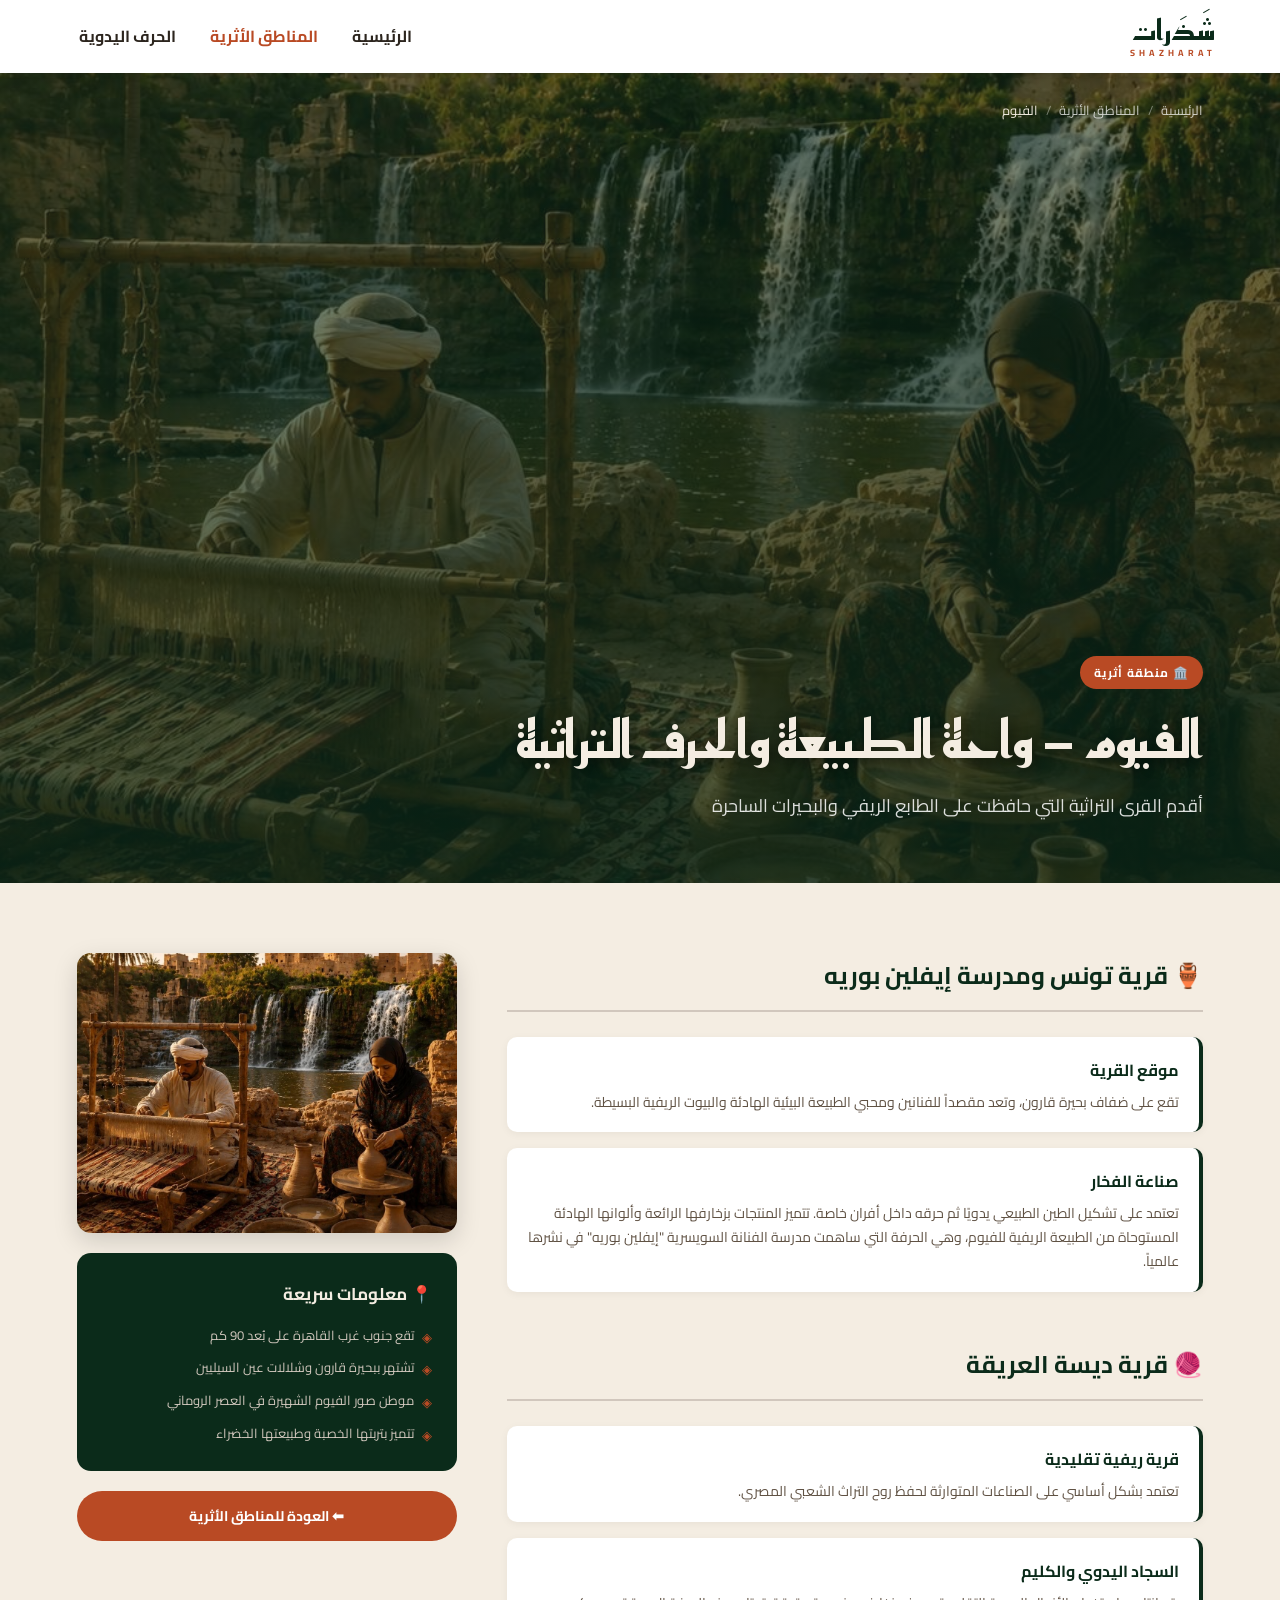
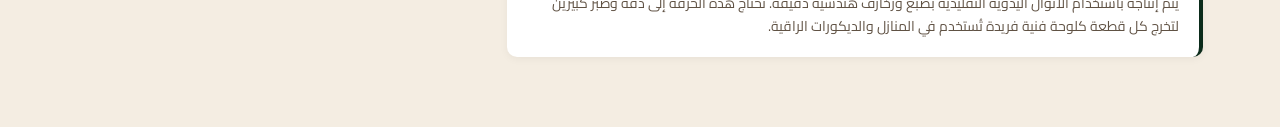
<file: fayoum.html>
<!DOCTYPE html>
<html lang="ar" dir="rtl">
<head>
    <meta charset="UTF-8">
    <meta name="viewport" content="width=device-width, initial-scale=1.0">
    <title>شذرات - الفيوم</title>
    <link rel="preconnect" href="https://fonts.googleapis.com">
    <link rel="preconnect" href="https://fonts.gstatic.com" crossorigin>
    <link href="https://fonts.googleapis.com/css2?family=Cairo:wght@400;700&family=Reem+Kufi:wght@700&display=swap" rel="stylesheet">
    <link rel="stylesheet" href="style.css">
    <style>
        html { scroll-behavior: smooth; }
        .city-hero { position: relative; height: 90vh; background: linear-gradient(rgba(11,43,26,0.55), rgba(11,43,26,0.75)), url('images/fayoum.jpg') no-repeat center center/cover; display: flex; flex-direction: column; justify-content: flex-end; padding: 60px 6%; }
        .breadcrumb { position: absolute; top: 25px; right: 6%; display: flex; gap: 8px; align-items: center; font-size: 13px; color: rgba(255,255,255,0.75); }
        .breadcrumb a { color: rgba(255,255,255,0.75); text-decoration: none; transition: color 0.3s; }
        .breadcrumb a:hover { color: #f4ede2; }
        .breadcrumb span { color: rgba(255,255,255,0.4); }
        .city-hero-content { max-width: 700px; }
        .city-tag { display: inline-block; background-color: #b94a24; color: #fff; font-size: 12px; font-weight: 700; padding: 5px 14px; border-radius: 20px; margin-bottom: 18px; letter-spacing: 1px; }
        .city-hero h1 { font-family: 'Reem Kufi', sans-serif; font-size: 52px; color: #f4ede2; line-height: 1.3; margin-bottom: 16px; text-shadow: 2px 4px 15px rgba(0,0,0,0.5); }
        .city-hero p { font-size: 18px; color: rgba(255,255,255,0.85); line-height: 1.8; max-width: 550px; }
        .city-body { background-color: #f4ede2; padding: 70px 6%; }
        .city-grid { display: grid; grid-template-columns: 1fr 380px; gap: 50px; align-items: start; }
        .city-section { margin-bottom: 50px; }
        .city-section:last-child { margin-bottom: 0; }
        .city-section-title { font-size: 24px; color: #0b2b1a; font-weight: 700; margin-bottom: 25px; padding-bottom: 12px; border-bottom: 2px solid #d1c7bd; display: flex; align-items: center; gap: 10px; }
        .city-items { display: flex; flex-direction: column; gap: 16px; }
        .city-item { background-color: #fff; border-radius: 10px; padding: 18px 20px; border-right: 4px solid #0b2b1a; box-shadow: 0 2px 8px rgba(0,0,0,0.05); transition: transform 0.3s, box-shadow 0.3s; }
        .city-item:hover { transform: translateX(-5px); box-shadow: 0 4px 15px rgba(0,0,0,0.1); }
        .city-item h3 { color: #0b2b1a; font-size: 16px; margin-bottom: 6px; font-weight: 700; }
        .city-item p { color: #605244; font-size: 14px; line-height: 1.7; }
        .city-sidebar { position: sticky; top: 30px; display: flex; flex-direction: column; gap: 20px; }
        .sidebar-img { width: 100%; height: 280px; object-fit: cover; border-radius: 14px; box-shadow: 0 8px 25px rgba(0,0,0,0.15); }
        .sidebar-card { background-color: #0b2b1a; border-radius: 14px; padding: 25px; color: #d1c7bd; }
        .sidebar-card h4 { color: #f4ede2; font-size: 17px; margin-bottom: 15px; font-weight: 700; }
        .sidebar-card ul { list-style: none; display: flex; flex-direction: column; gap: 10px; }
        .sidebar-card ul li { font-size: 13px; display: flex; align-items: flex-start; gap: 8px; line-height: 1.6; }
        .sidebar-card ul li::before { content: '◈'; color: #b94a24; flex-shrink: 0; margin-top: 2px; }
        .back-btn { display: inline-flex; align-items: center; gap: 8px; background-color: #b94a24; color: #fff; text-decoration: none; padding: 12px 24px; border-radius: 25px; font-size: 14px; font-weight: 700; transition: background-color 0.3s; text-align: center; justify-content: center; }
        .back-btn:hover { background-color: #9c3b1b; }
        @media (max-width: 768px) { .city-hero { height: 70vh; padding: 40px 5%; } .city-hero h1 { font-size: 34px; } .city-hero p { font-size: 15px; } .city-body { padding: 40px 5%; } .city-grid { grid-template-columns: 1fr; gap: 30px; } .city-sidebar { position: static; } }
    </style>
</head>
<body>
    <header class="main-header">
        <a href="index.html" style="text-decoration:none;"><div class="logo brand-font">شَذَرات<span class="logo-en">SHAZHARAT</span></div></a>
        <nav class="nav-links" id="navLinks">
            <a href="index.html">الرئيسية</a>
            <a href="index.html#places-section" class="active">المناطق الأثرية</a>
            <a href="crafts.html">الحرف اليدوية</a>
        </nav>
        <button class="menu-toggle" id="menuToggle">☰</button>
    </header>

    <section class="city-hero">
        <div class="breadcrumb">
            <a href="index.html">الرئيسية</a><span>/</span>
            <a href="index.html#places-section">المناطق الأثرية</a><span>/</span>
            <span style="color:#f4ede2;">الفيوم</span>
        </div>
        <div class="city-hero-content">
            <span class="city-tag">🏛️ منطقة أثرية</span>
            <h1>الفيوم — واحة الطبيعة والحرف التراثية</h1>
            <p>أقدم القرى التراثية التي حافظت على الطابع الريفي والبحيرات الساحرة</p>
        </div>
    </section>

    <div class="city-body">
        <div class="city-grid">
            <div class="city-content">
                <div class="city-section">
                    <h2 class="city-section-title">🏺 قرية تونس ومدرسة إيفلين بوريه</h2>
                    <div class="city-items">
                        <div class="city-item">
                            <h3>موقع القرية</h3>
                            <p>تقع على ضفاف بحيرة قارون، وتعد مقصداً للفنانين ومحبي الطبيعة البيئية الهادئة والبيوت الريفية البسيطة.</p>
                        </div>
                        <div class="city-item">
                            <h3>صناعة الفخار</h3>
                            <p>تعتمد على تشكيل الطين الطبيعي يدويًا ثم حرقه داخل أفران خاصة. تتميز المنتجات بزخارفها الرائعة وألوانها الهادئة المستوحاة من الطبيعة الريفية للفيوم، وهي الحرفة التي ساهمت مدرسة الفنانة السويسرية "إيفلين بوريه" في نشرها عالمياً.</p>
                        </div>
                    </div>
                </div>
                <div class="city-section">
                    <h2 class="city-section-title">🧶 قرية ديسة العريقة</h2>
                    <div class="city-items">
                        <div class="city-item">
                            <h3>قرية ريفية تقليدية</h3>
                            <p>تعتمد بشكل أساسي على الصناعات المتوارثة لحفظ روح التراث الشعبي المصري.</p>
                        </div>
                        <div class="city-item">
                            <h3>السجاد اليدوي والكليم</h3>
                            <p>يتم إنتاجه باستخدام الأنوال اليدوية التقليدية بصبغ وزخارف هندسية دقيقة. تحتاج هذه الحرفة إلى دقة وصبر كبيرين لتخرج كل قطعة كلوحة فنية فريدة تُستخدم في المنازل والديكورات الراقية.</p>
                        </div>
                    </div>
                </div>
            </div>
            <div class="city-sidebar">
                <img src="images/fayoum.jpg" alt="الفيوم" class="sidebar-img">
                <div class="sidebar-card">
                    <h4>📍 معلومات سريعة</h4>
                    <ul>
                        <li>تقع جنوب غرب القاهرة على بُعد 90 كم</li>
                        <li>تشتهر ببحيرة قارون وشلالات عين السيليين</li>
                        <li>موطن صور الفيوم الشهيرة في العصر الروماني</li>
                        <li>تتميز بتربتها الخصبة وطبيعتها الخضراء</li>
                    </ul>
                </div>
                <a href="index.html#places-section" class="back-btn">⬅ العودة للمناطق الأثرية</a>
            </div>
        </div>
    </div>

    <script>
        const menuToggle = document.getElementById("menuToggle");
        const navLinks = document.getElementById("navLinks");
        if (menuToggle) menuToggle.onclick = function() { navLinks.classList.toggle("open"); }
    </script>
</body>
</html>
</file>
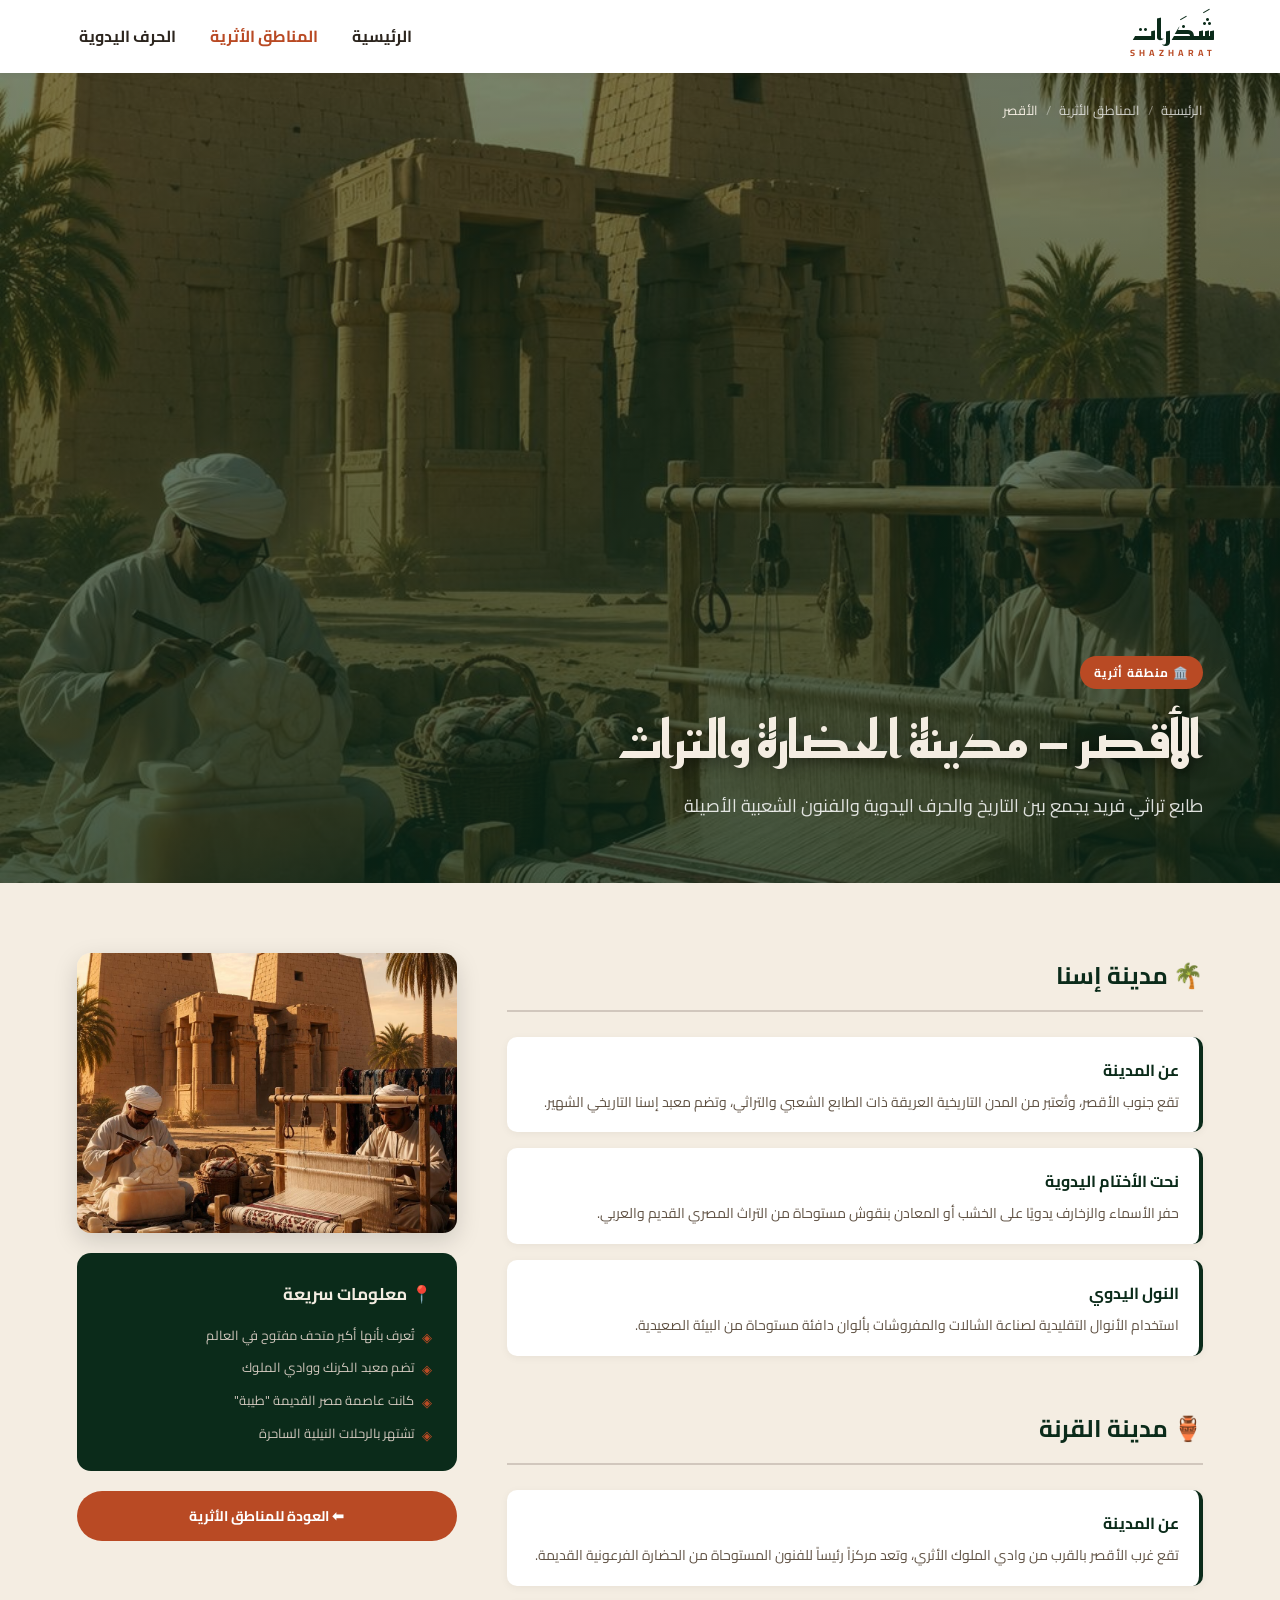
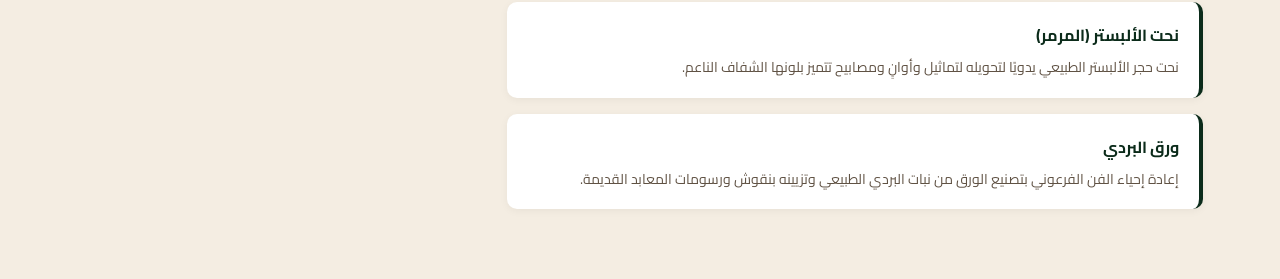
<file: luxor.html>
<!DOCTYPE html>
<html lang="ar" dir="rtl">
<head>
    <meta charset="UTF-8">
    <meta name="viewport" content="width=device-width, initial-scale=1.0">
    <title>شذرات - الأقصر</title>
    <link rel="preconnect" href="https://fonts.googleapis.com">
    <link rel="preconnect" href="https://fonts.gstatic.com" crossorigin>
    <link href="https://fonts.googleapis.com/css2?family=Cairo:wght@400;700&family=Reem+Kufi:wght@700&display=swap" rel="stylesheet">
    <link rel="stylesheet" href="style.css">
    <style>
        html { scroll-behavior: smooth; }
        .city-hero { position: relative; height: 90vh; background: linear-gradient(rgba(11,43,26,0.55), rgba(11,43,26,0.75)), url('images/luxor.jpg') no-repeat center center/cover; display: flex; flex-direction: column; justify-content: flex-end; padding: 60px 6%; }
        .breadcrumb { position: absolute; top: 25px; right: 6%; display: flex; gap: 8px; align-items: center; font-size: 13px; color: rgba(255,255,255,0.75); }
        .breadcrumb a { color: rgba(255,255,255,0.75); text-decoration: none; transition: color 0.3s; }
        .breadcrumb a:hover { color: #f4ede2; }
        .breadcrumb span { color: rgba(255,255,255,0.4); }
        .city-hero-content { max-width: 700px; }
        .city-tag { display: inline-block; background-color: #b94a24; color: #fff; font-size: 12px; font-weight: 700; padding: 5px 14px; border-radius: 20px; margin-bottom: 18px; letter-spacing: 1px; }
        .city-hero h1 { font-family: 'Reem Kufi', sans-serif; font-size: 52px; color: #f4ede2; line-height: 1.3; margin-bottom: 16px; text-shadow: 2px 4px 15px rgba(0,0,0,0.5); }
        .city-hero p { font-size: 18px; color: rgba(255,255,255,0.85); line-height: 1.8; max-width: 550px; }
        .city-body { background-color: #f4ede2; padding: 70px 6%; }
        .city-grid { display: grid; grid-template-columns: 1fr 380px; gap: 50px; align-items: start; }
        .city-section { margin-bottom: 50px; }
        .city-section:last-child { margin-bottom: 0; }
        .city-section-title { font-size: 24px; color: #0b2b1a; font-weight: 700; margin-bottom: 25px; padding-bottom: 12px; border-bottom: 2px solid #d1c7bd; display: flex; align-items: center; gap: 10px; }
        .city-items { display: flex; flex-direction: column; gap: 16px; }
        .city-item { background-color: #fff; border-radius: 10px; padding: 18px 20px; border-right: 4px solid #0b2b1a; box-shadow: 0 2px 8px rgba(0,0,0,0.05); transition: transform 0.3s, box-shadow 0.3s; }
        .city-item:hover { transform: translateX(-5px); box-shadow: 0 4px 15px rgba(0,0,0,0.1); }
        .city-item h3 { color: #0b2b1a; font-size: 16px; margin-bottom: 6px; font-weight: 700; }
        .city-item p { color: #605244; font-size: 14px; line-height: 1.7; }
        .city-sidebar { position: sticky; top: 30px; display: flex; flex-direction: column; gap: 20px; }
        .sidebar-img { width: 100%; height: 280px; object-fit: cover; border-radius: 14px; box-shadow: 0 8px 25px rgba(0,0,0,0.15); }
        .sidebar-card { background-color: #0b2b1a; border-radius: 14px; padding: 25px; color: #d1c7bd; }
        .sidebar-card h4 { color: #f4ede2; font-size: 17px; margin-bottom: 15px; font-weight: 700; }
        .sidebar-card ul { list-style: none; display: flex; flex-direction: column; gap: 10px; }
        .sidebar-card ul li { font-size: 13px; display: flex; align-items: flex-start; gap: 8px; line-height: 1.6; }
        .sidebar-card ul li::before { content: '◈'; color: #b94a24; flex-shrink: 0; margin-top: 2px; }
        .back-btn { display: inline-flex; align-items: center; gap: 8px; background-color: #b94a24; color: #fff; text-decoration: none; padding: 12px 24px; border-radius: 25px; font-size: 14px; font-weight: 700; transition: background-color 0.3s; text-align: center; justify-content: center; }
        .back-btn:hover { background-color: #9c3b1b; }
        @media (max-width: 768px) { .city-hero { height: 70vh; padding: 40px 5%; } .city-hero h1 { font-size: 34px; } .city-hero p { font-size: 15px; } .city-body { padding: 40px 5%; } .city-grid { grid-template-columns: 1fr; gap: 30px; } .city-sidebar { position: static; } }
    </style>
</head>
<body>
    <header class="main-header">
        <a href="index.html" style="text-decoration:none;"><div class="logo brand-font">شَذَرات<span class="logo-en">SHAZHARAT</span></div></a>
        <nav class="nav-links" id="navLinks">
            <a href="index.html">الرئيسية</a>
            <a href="index.html#places-section" class="active">المناطق الأثرية</a>
            <a href="crafts.html">الحرف اليدوية</a>
        </nav>
        <button class="menu-toggle" id="menuToggle">☰</button>
    </header>

    <section class="city-hero">
        <div class="breadcrumb">
            <a href="index.html">الرئيسية</a><span>/</span>
            <a href="index.html#places-section">المناطق الأثرية</a><span>/</span>
            <span style="color:#f4ede2;">الأقصر</span>
        </div>
        <div class="city-hero-content">
            <span class="city-tag">🏛️ منطقة أثرية</span>
            <h1>الأقصر — مدينة الحضارة والتراث</h1>
            <p>طابع تراثي فريد يجمع بين التاريخ والحرف اليدوية والفنون الشعبية الأصيلة</p>
        </div>
    </section>

    <div class="city-body">
        <div class="city-grid">
            <div class="city-content">
                <div class="city-section">
                    <h2 class="city-section-title">🌴 مدينة إسنا</h2>
                    <div class="city-items">
                        <div class="city-item">
                            <h3>عن المدينة</h3>
                            <p>تقع جنوب الأقصر، وتُعتبر من المدن التاريخية العريقة ذات الطابع الشعبي والتراثي، وتضم معبد إسنا التاريخي الشهير.</p>
                        </div>
                        <div class="city-item">
                            <h3>نحت الأختام اليدوية</h3>
                            <p>حفر الأسماء والزخارف يدويًا على الخشب أو المعادن بنقوش مستوحاة من التراث المصري القديم والعربي.</p>
                        </div>
                        <div class="city-item">
                            <h3>النول اليدوي</h3>
                            <p>استخدام الأنوال التقليدية لصناعة الشالات والمفروشات بألوان دافئة مستوحاة من البيئة الصعيدية.</p>
                        </div>
                    </div>
                </div>
                <div class="city-section">
                    <h2 class="city-section-title">🏺 مدينة القرنة</h2>
                    <div class="city-items">
                        <div class="city-item">
                            <h3>عن المدينة</h3>
                            <p>تقع غرب الأقصر بالقرب من وادي الملوك الأثري، وتعد مركزاً رئيساً للفنون المستوحاة من الحضارة الفرعونية القديمة.</p>
                        </div>
                        <div class="city-item">
                            <h3>نحت الألبستر (المرمر)</h3>
                            <p>نحت حجر الألبستر الطبيعي يدويًا لتحويله لتماثيل وأوانٍ ومصابيح تتميز بلونها الشفاف الناعم.</p>
                        </div>
                        <div class="city-item">
                            <h3>ورق البردي</h3>
                            <p>إعادة إحياء الفن الفرعوني بتصنيع الورق من نبات البردي الطبيعي وتزيينه بنقوش ورسومات المعابد القديمة.</p>
                        </div>
                    </div>
                </div>
            </div>
            <div class="city-sidebar">
                <img src="images/luxor.jpg" alt="الأقصر" class="sidebar-img">
                <div class="sidebar-card">
                    <h4>📍 معلومات سريعة</h4>
                    <ul>
                        <li>تُعرف بأنها أكبر متحف مفتوح في العالم</li>
                        <li>تضم معبد الكرنك ووادي الملوك</li>
                        <li>كانت عاصمة مصر القديمة "طيبة"</li>
                        <li>تشتهر بالرحلات النيلية الساحرة</li>
                    </ul>
                </div>
                <a href="index.html#places-section" class="back-btn">⬅ العودة للمناطق الأثرية</a>
            </div>
        </div>
    </div>

    <script>
        const menuToggle = document.getElementById("menuToggle");
        const navLinks = document.getElementById("navLinks");
        if (menuToggle) menuToggle.onclick = function() { navLinks.classList.toggle("open"); }
    </script>
</body>
</html>
</file>
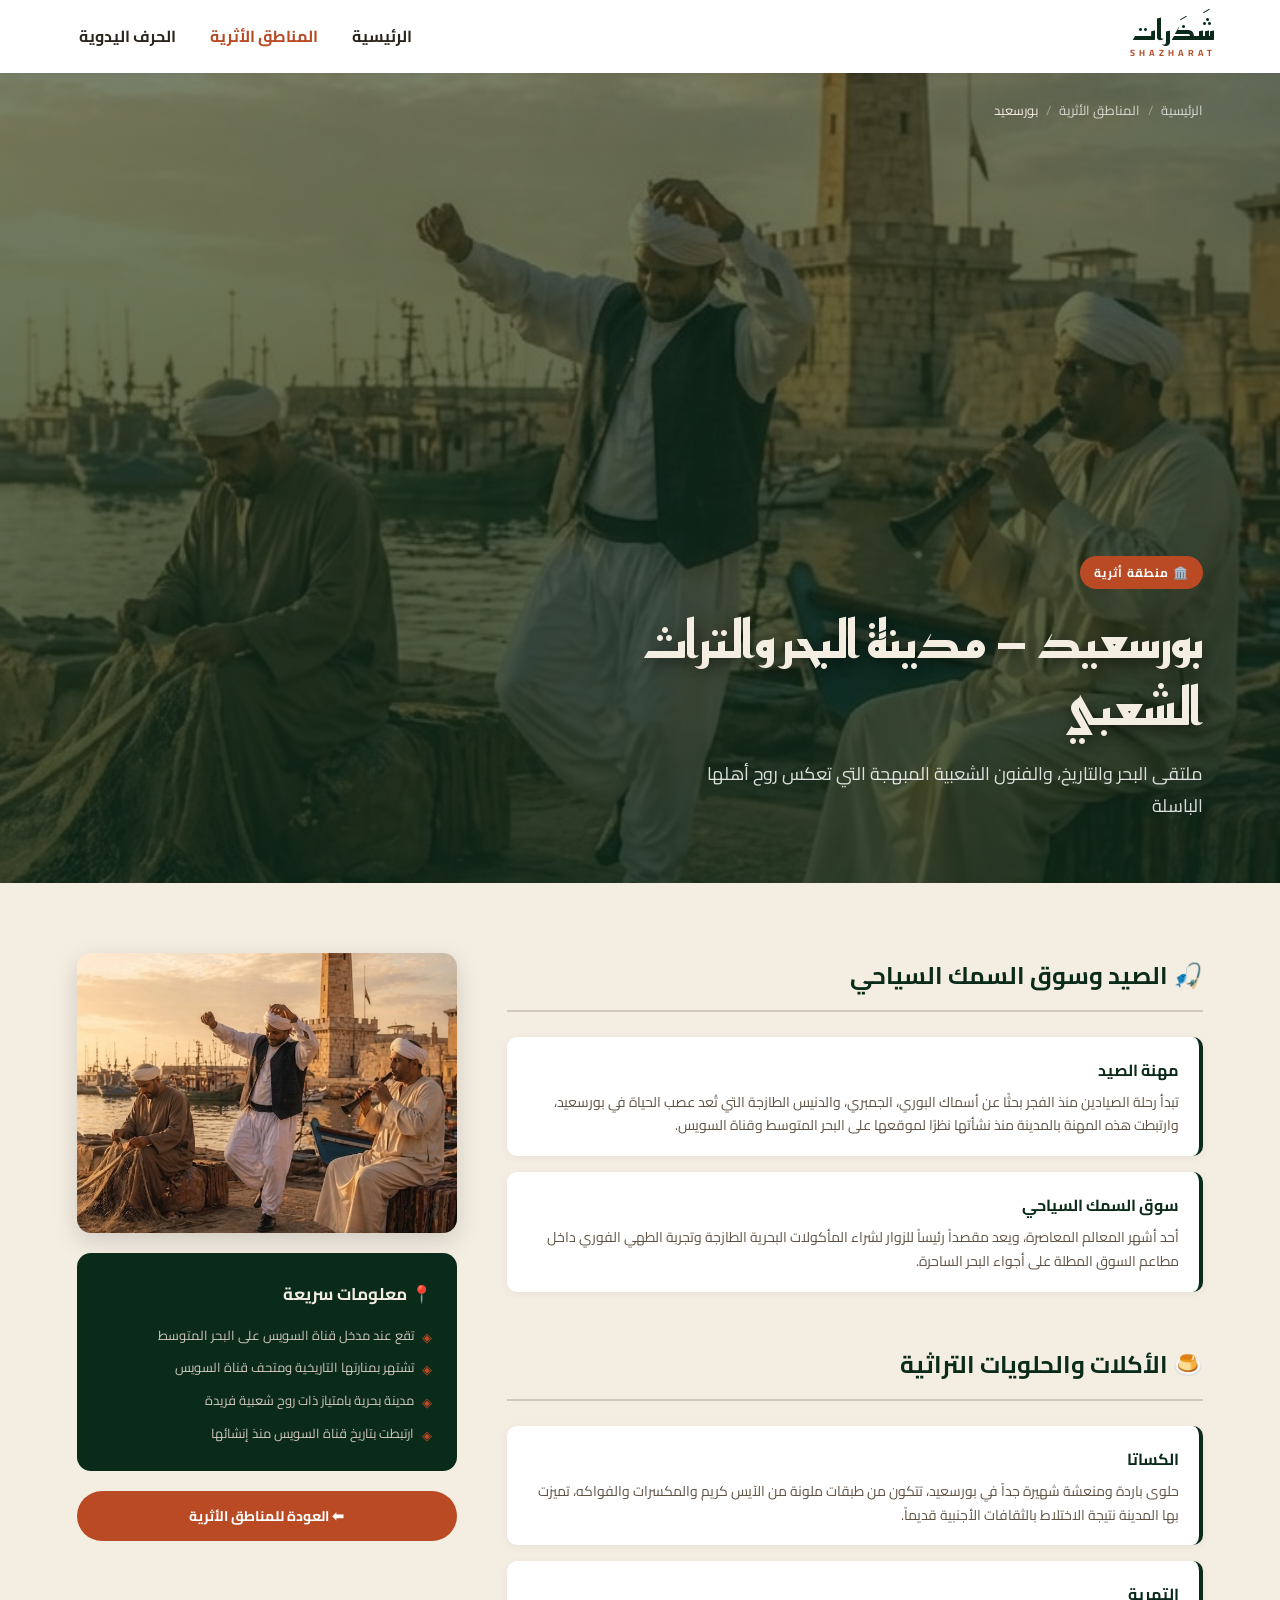
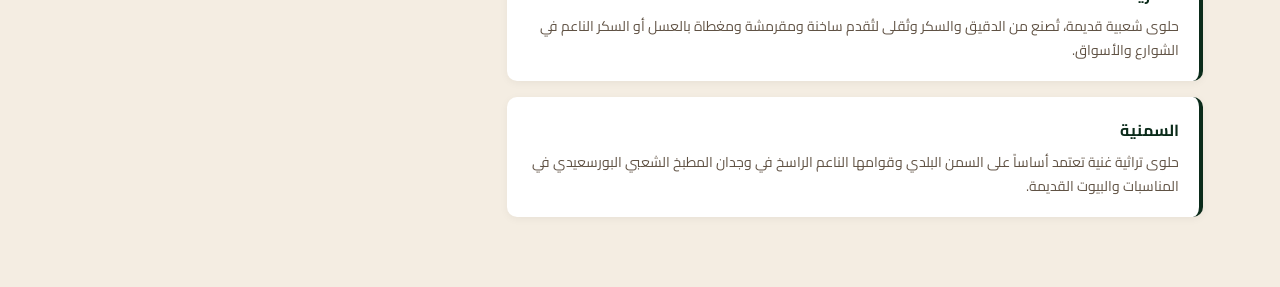
<file: portsaid.html>
<!DOCTYPE html>
<html lang="ar" dir="rtl">
<head>
    <meta charset="UTF-8">
    <meta name="viewport" content="width=device-width, initial-scale=1.0">
    <title>شذرات - بورسعيد</title>
    <link rel="preconnect" href="https://fonts.googleapis.com">
    <link rel="preconnect" href="https://fonts.gstatic.com" crossorigin>
    <link href="https://fonts.googleapis.com/css2?family=Cairo:wght@400;700&family=Reem+Kufi:wght@700&display=swap" rel="stylesheet">
    <link rel="stylesheet" href="style.css">
    <style>
        html { scroll-behavior: smooth; }
        .city-hero { position: relative; height: 90vh; background: linear-gradient(rgba(11,43,26,0.55), rgba(11,43,26,0.75)), url('images/portsaid.jpg') no-repeat center center/cover; display: flex; flex-direction: column; justify-content: flex-end; padding: 60px 6%; }
        .breadcrumb { position: absolute; top: 25px; right: 6%; display: flex; gap: 8px; align-items: center; font-size: 13px; color: rgba(255,255,255,0.75); }
        .breadcrumb a { color: rgba(255,255,255,0.75); text-decoration: none; transition: color 0.3s; }
        .breadcrumb a:hover { color: #f4ede2; }
        .breadcrumb span { color: rgba(255,255,255,0.4); }
        .city-hero-content { max-width: 700px; }
        .city-tag { display: inline-block; background-color: #b94a24; color: #fff; font-size: 12px; font-weight: 700; padding: 5px 14px; border-radius: 20px; margin-bottom: 18px; letter-spacing: 1px; }
        .city-hero h1 { font-family: 'Reem Kufi', sans-serif; font-size: 52px; color: #f4ede2; line-height: 1.3; margin-bottom: 16px; text-shadow: 2px 4px 15px rgba(0,0,0,0.5); }
        .city-hero p { font-size: 18px; color: rgba(255,255,255,0.85); line-height: 1.8; max-width: 550px; }
        .city-body { background-color: #f4ede2; padding: 70px 6%; }
        .city-grid { display: grid; grid-template-columns: 1fr 380px; gap: 50px; align-items: start; }
        .city-section { margin-bottom: 50px; }
        .city-section:last-child { margin-bottom: 0; }
        .city-section-title { font-size: 24px; color: #0b2b1a; font-weight: 700; margin-bottom: 25px; padding-bottom: 12px; border-bottom: 2px solid #d1c7bd; display: flex; align-items: center; gap: 10px; }
        .city-items { display: flex; flex-direction: column; gap: 16px; }
        .city-item { background-color: #fff; border-radius: 10px; padding: 18px 20px; border-right: 4px solid #0b2b1a; box-shadow: 0 2px 8px rgba(0,0,0,0.05); transition: transform 0.3s, box-shadow 0.3s; }
        .city-item:hover { transform: translateX(-5px); box-shadow: 0 4px 15px rgba(0,0,0,0.1); }
        .city-item h3 { color: #0b2b1a; font-size: 16px; margin-bottom: 6px; font-weight: 700; }
        .city-item p { color: #605244; font-size: 14px; line-height: 1.7; }
        .city-sidebar { position: sticky; top: 30px; display: flex; flex-direction: column; gap: 20px; }
        .sidebar-img { width: 100%; height: 280px; object-fit: cover; border-radius: 14px; box-shadow: 0 8px 25px rgba(0,0,0,0.15); }
        .sidebar-card { background-color: #0b2b1a; border-radius: 14px; padding: 25px; color: #d1c7bd; }
        .sidebar-card h4 { color: #f4ede2; font-size: 17px; margin-bottom: 15px; font-weight: 700; }
        .sidebar-card ul { list-style: none; display: flex; flex-direction: column; gap: 10px; }
        .sidebar-card ul li { font-size: 13px; display: flex; align-items: flex-start; gap: 8px; line-height: 1.6; }
        .sidebar-card ul li::before { content: '◈'; color: #b94a24; flex-shrink: 0; margin-top: 2px; }
        .back-btn { display: inline-flex; align-items: center; gap: 8px; background-color: #b94a24; color: #fff; text-decoration: none; padding: 12px 24px; border-radius: 25px; font-size: 14px; font-weight: 700; transition: background-color 0.3s; text-align: center; justify-content: center; }
        .back-btn:hover { background-color: #9c3b1b; }
        @media (max-width: 768px) { .city-hero { height: 70vh; padding: 40px 5%; } .city-hero h1 { font-size: 34px; } .city-hero p { font-size: 15px; } .city-body { padding: 40px 5%; } .city-grid { grid-template-columns: 1fr; gap: 30px; } .city-sidebar { position: static; } }
    </style>
</head>
<body>
    <header class="main-header">
        <a href="index.html" style="text-decoration:none;"><div class="logo brand-font">شَذَرات<span class="logo-en">SHAZHARAT</span></div></a>
        <nav class="nav-links" id="navLinks">
            <a href="index.html">الرئيسية</a>
            <a href="index.html#places-section" class="active">المناطق الأثرية</a>
            <a href="crafts.html">الحرف اليدوية</a>
        </nav>
        <button class="menu-toggle" id="menuToggle">☰</button>
    </header>

    <section class="city-hero">
        <div class="breadcrumb">
            <a href="index.html">الرئيسية</a><span>/</span>
            <a href="index.html#places-section">المناطق الأثرية</a><span>/</span>
            <span style="color:#f4ede2;">بورسعيد</span>
        </div>
        <div class="city-hero-content">
            <span class="city-tag">🏛️ منطقة أثرية</span>
            <h1>بورسعيد — مدينة البحر والتراث الشعبي</h1>
            <p>ملتقى البحر والتاريخ، والفنون الشعبية المبهجة التي تعكس روح أهلها الباسلة</p>
        </div>
    </section>

    <div class="city-body">
        <div class="city-grid">
            <div class="city-content">
                <div class="city-section">
                    <h2 class="city-section-title">🎣 الصيد وسوق السمك السياحي</h2>
                    <div class="city-items">
                        <div class="city-item">
                            <h3>مهنة الصيد</h3>
                            <p>تبدأ رحلة الصيادين منذ الفجر بحثًا عن أسماك البوري، الجمبري، والدنيس الطازجة التي تُعد عصب الحياة في بورسعيد، وارتبطت هذه المهنة بالمدينة منذ نشأتها نظرًا لموقعها على البحر المتوسط وقناة السويس.</p>
                        </div>
                        <div class="city-item">
                            <h3>سوق السمك السياحي</h3>
                            <p>أحد أشهر المعالم المعاصرة، ويعد مقصداً رئيساً للزوار لشراء المأكولات البحرية الطازجة وتجربة الطهي الفوري داخل مطاعم السوق المطلة على أجواء البحر الساحرة.</p>
                        </div>
                    </div>
                </div>
                <div class="city-section">
                    <h2 class="city-section-title">🍮 الأكلات والحلويات التراثية</h2>
                    <div class="city-items">
                        <div class="city-item">
                            <h3>الكساتا</h3>
                            <p>حلوى باردة ومنعشة شهيرة جداً في بورسعيد، تتكون من طبقات ملونة من الآيس كريم والمكسرات والفواكه، تميزت بها المدينة نتيجة الاختلاط بالثقافات الأجنبية قديماً.</p>
                        </div>
                        <div class="city-item">
                            <h3>التمرية</h3>
                            <p>حلوى شعبية قديمة، تُصنع من الدقيق والسكر وتُقلى لتُقدم ساخنة ومقرمشة ومغطاة بالعسل أو السكر الناعم في الشوارع والأسواق.</p>
                        </div>
                        <div class="city-item">
                            <h3>السمنية</h3>
                            <p>حلوى تراثية غنية تعتمد أساساً على السمن البلدي وقوامها الناعم الراسخ في وجدان المطبخ الشعبي البورسعيدي في المناسبات والبيوت القديمة.</p>
                        </div>
                    </div>
                </div>
            </div>
            <div class="city-sidebar">
                <img src="images/portsaid.jpg" alt="بورسعيد" class="sidebar-img">
                <div class="sidebar-card">
                    <h4>📍 معلومات سريعة</h4>
                    <ul>
                        <li>تقع عند مدخل قناة السويس على البحر المتوسط</li>
                        <li>تشتهر بمنارتها التاريخية ومتحف قناة السويس</li>
                        <li>مدينة بحرية بامتياز ذات روح شعبية فريدة</li>
                        <li>ارتبطت بتاريخ قناة السويس منذ إنشائها</li>
                    </ul>
                </div>
                <a href="index.html#places-section" class="back-btn">⬅ العودة للمناطق الأثرية</a>
            </div>
        </div>
    </div>

    <script>
        const menuToggle = document.getElementById("menuToggle");
        const navLinks = document.getElementById("navLinks");
        if (menuToggle) menuToggle.onclick = function() { navLinks.classList.toggle("open"); }
    </script>
</body>
</html>
</file>
<file: style.css>
/* ==========================================
   1. إعدادات عامة للموقع والخط
   ========================================== */
* {
    margin: 0;
    padding: 0;
    box-sizing: border-box;
    font-family: 'Cairo', sans-serif;
}

body {
    background-color: #f4ede2;
}

.brand-font {
    font-family: 'Reem Kufi', 'Cairo', sans-serif !important;
    color: #0b2b1a !important;
    font-weight: 700;
}

/* ==========================================
   2. الهيدر
   ========================================== */
.main-header {
    background-color: #ffffff;
    display: flex;
    justify-content: space-between;
    align-items: center;
    padding: 15px 5%;
    box-shadow: 0 2px 5px rgba(0,0,0,0.05);
    position: relative;
    z-index: 100;
}

.logo {
    font-size: 28px;
    font-weight: bold;
    text-align: center;
    line-height: 1.1;
}

.logo-en {
    display: block;
    font-family: 'Cairo', sans-serif !important;
    font-size: 9px;
    letter-spacing: 4px;
    color: #b94a24 !important;
    text-align: center;
    font-weight: 700;
    margin-top: 2px;
}

.nav-links a {
    text-decoration: none;
    color: #2c251e;
    margin: 0 15px;
    font-weight: 700;
    transition: color 0.3s;
}

.nav-links a:hover, .nav-links a.active {
    color: #b94a24;
}

.menu-toggle {
    display: none;
    font-size: 24px;
    background: none;
    border: none;
    cursor: pointer;
    color: #0b2b1a;
}

/* ==========================================
   3. Hero Section
   ========================================== */
.hero-section {
    background: linear-gradient(rgba(11, 43, 26, 0.45), rgba(11, 43, 26, 0.45)), 
                url('images/hero-bg.jpg') no-repeat center center/cover;
    min-height: 80vh; 
    display: flex;
    justify-content: center;
    align-items: center;
    text-align: center;
    padding: 40px 20px;
}

.hero-content {
    max-width: 700px;
}

.hero-title {
    font-size: 100px;
    margin-bottom: 15px;
    letter-spacing: 15px;
    color: #f4ede2 !important;
    text-shadow: 2px 4px 15px rgba(0, 0, 0, 0.6);
    font-family: 'Reem Kufi', sans-serif;
}

.hero-subtitle {
    font-size: 22px;
    color: #ffffff;
    margin-bottom: 40px;
    line-height: 1.8;
    text-shadow: 1px 2px 8px rgba(0, 0, 0, 0.5);
}

.hero-buttons {
    display: flex;
    justify-content: center;
    gap: 20px;
}

.btn {
    padding: 12px 30px;
    font-size: 16px;
    font-weight: bold;
    text-decoration: none;
    border-radius: 25px;
    transition: all 0.3s ease;
}

.btn-primary {
    background-color: #b94a24;
    color: #ffffff;
}

.btn-primary:hover {
    background-color: #9c3b1b;
}

.btn-secondary {
    background-color: transparent;
    color: #f4ede2;
    border: 2px solid #f4ede2;
}

.btn-secondary:hover {
    background-color: #f4ede2;
    color: #0b2b1a;
}

/* ==========================================
   4. شريط التصنيفات
   ========================================== */
.quick-categories-wrapper {
    background-color: #f4ede2;
    padding: 0 22%;
    margin-top: -50px;
    position: relative;
    z-index: 10;
}

.quick-categories {
    background-color: #0d291b;
    display: flex;
    justify-content: space-around;
    align-items: center;
    padding: 18px 40px;
    border-radius: 50px;
    box-shadow: 0 8px 30px rgba(0,0,0,0.25);
}

.category-item {
    text-align: center;
    color: #c9a84c;
    cursor: pointer;
    transition: transform 0.3s ease, color 0.3s ease;
    padding: 8px 15px;
    display: flex;
    flex-direction: column;
    align-items: center;
    gap: 8px;
}

.category-item:hover {
    transform: translateY(-4px);
    color: #f4ede2;
}

.category-icon {
    font-size: 28px;
    display: block;
}

.category-item p {
    font-size: 14px;
    font-weight: 700;
    color: #c9a84c;
    font-family: 'Cairo', sans-serif;
    margin: 0;
    white-space: nowrap;
}

.category-item:hover p {
    color: #f4ede2;
}

/* ==========================================
   5. قسم الحرف - سلايدر
   ========================================== */
.crafts-section {
    padding: 60px 5%;
    text-align: center;
    background-color: #f4ede2;
}

.section-title {
    font-size: 32px;
    color: #0b2b1a;
    margin-bottom: 10px;
    font-weight: 700;
}

.section-subtitle {
    font-size: 16px;
    color: #605244;
    margin-bottom: 40px;
}

.slider-wrapper {
    position: relative;
    display: flex;
    align-items: center;
    gap: 10px;
}

.slider-btn {
    background-color: #ffffff;
    border: 1px solid #d1c7bd;
    border-radius: 50%;
    width: 44px;
    height: 44px;
    font-size: 18px;
    cursor: pointer;
    flex-shrink: 0;
    display: flex;
    align-items: center;
    justify-content: center;
    box-shadow: 0 2px 8px rgba(0,0,0,0.1);
    transition: all 0.3s;
    color: #0b2b1a;
    z-index: 2;
}

.slider-btn:hover {
    background-color: #0b2b1a;
    color: #f4ede2;
}

.crafts-slider {
    overflow: hidden;
    flex: 1;
}

.crafts-track {
    display: flex;
    gap: 20px;
    transition: transform 0.4s ease;
}

.craft-card {
    background-color: #2c251e;
    border-radius: 12px;
    overflow: hidden;
    box-shadow: 0 4px 15px rgba(0,0,0,0.15);
    transition: transform 0.3s ease;
    flex: 0 0 calc(25% - 15px);
    min-width: calc(25% - 15px);
    cursor: pointer;
}

.craft-card:hover {
    transform: translateY(-8px);
}

.card-img-container {
    height: 200px;
    overflow: hidden;
}

.card-img-container img {
    width: 100%;
    height: 100%;
    object-fit: cover;
}

.card-info {
    padding: 20px;
    text-align: right;
}

.card-info h3 {
    color: #f4ede2;
    font-size: 20px;
    margin-bottom: 8px;
}

.card-info p {
    color: #d1c7bd;
    font-size: 14px;
}

/* ==========================================
   5.5 قسم قصص وحكايات
   ========================================== */
.stories-section {
    padding: 0 5% 60px 5%;
    background-color: #f4ede2;
    display: grid;
    grid-template-columns: 1fr 1fr;
    gap: 25px;
    align-items: stretch;
}

.stories-box {
    background-color: #ffffff;
    border-radius: 12px;
    padding: 25px;
    box-shadow: 0 2px 10px rgba(0,0,0,0.07);
}

.stories-box-header {
    display: flex;
    justify-content: space-between;
    align-items: center;
    margin-bottom: 20px;
}

.stories-box-header h3 {
    font-size: 20px;
    color: #0b2b1a;
    font-weight: 700;
}

.stories-box-header a {
    font-size: 13px;
    color: #b94a24;
    text-decoration: none;
    font-weight: 700;
    display: flex;
    align-items: center;
    gap: 4px;
}

.stories-box-header a:hover {
    text-decoration: underline;
}

.story-cards-row {
    display: grid;
    grid-template-columns: repeat(3, 1fr);
    gap: 12px;
}

.story-mini-card {
    border-radius: 8px;
    overflow: hidden;
    background-color: #f4ede2;
    text-decoration: none;
    transition: transform 0.3s;
    display: block;
}

.story-mini-card:hover {
    transform: translateY(-4px);
}

.story-mini-card img {
    width: 100%;
    height: 100px;
    object-fit: cover;
}

.story-mini-info {
    padding: 8px;
    text-align: right;
}

.story-mini-info h4 {
    font-size: 13px;
    color: #0b2b1a;
    font-weight: 700;
    margin-bottom: 4px;
    line-height: 1.4;
}

.story-mini-info p {
    font-size: 11px;
    color: #605244;
    line-height: 1.4;
    margin-bottom: 6px;
}

.story-mini-info span {
    font-size: 10px;
    color: #8c8075;
}

.featured-story {
    border-radius: 12px;
    overflow: hidden;
    position: relative;
    border-radius: 12px;
    background: linear-gradient(rgba(11,43,26,0.5), rgba(11,43,26,0.7)),
                url('images/hero-bg.jpg') center/cover no-repeat;
    display: flex;
    flex-direction: column;
    justify-content: flex-end;
    padding: 25px;
    box-shadow: 0 4px 15px rgba(0,0,0,0.2);
}

.featured-story h3 {
    color: #f4ede2;
    font-size: 20px;
    font-weight: 700;
    margin-bottom: 10px;
    line-height: 1.5;
    text-align: right;
}

.featured-story p {
    color: #d1c7bd;
    font-size: 13px;
    line-height: 1.7;
    text-align: right;
    margin-bottom: 15px;
}

.btn-story {
    display: inline-block;
    padding: 8px 20px;
    border: 2px solid #f4ede2;
    color: #f4ede2;
    background: none;
    border-radius: 20px;
    font-size: 13px;
    font-weight: 700;
    transition: all 0.3s;
    align-self: flex-start;
    cursor: pointer;
    font-family: 'Cairo', sans-serif;
}

.btn-story:hover {
    background-color: #f4ede2;
    color: #0b2b1a;
}

/* ==========================================
   5.6 أماكن تحكي التاريخ
   ========================================== */
.places-section {
    padding: 60px 5%;
    text-align: center;
    background-color: #f4ede2;
}

.places-grid {
    display: grid;
    grid-template-columns: repeat(auto-fit, minmax(220px, 1fr));
    gap: 20px;
}

.place-card {
    position: relative;
    height: 300px;
    border-radius: 12px;
    overflow: hidden;
    box-shadow: 0 4px 10px rgba(0,0,0,0.1);
    display: block;
    text-decoration: none;
}

.place-card img {
    width: 100%;
    height: 100%;
    object-fit: cover;
    transition: transform 0.5s ease;
}

.place-card:hover img {
    transform: scale(1.1);
}

.place-overlay {
    position: absolute;
    bottom: 0;
    left: 0;
    right: 0;
    background: linear-gradient(transparent, rgba(0, 0, 0, 0.8));
    padding: 20px;
    text-align: right;
}

.place-overlay h3 {
    color: #f4ede2;
    font-size: 22px;
    margin: 0;
}

/* ==========================================
   5.7 الفوتر
   ========================================== */
.main-footer {
    background-color: #0b2b1a;
    color: #d1c7bd;
    padding: 60px 5% 20px 5%;
}

.footer-container {
    display: flex;
    justify-content: space-between;
    flex-wrap: wrap;
    gap: 30px;
    border-bottom: 1px solid rgba(255,255,255,0.1);
    padding-bottom: 40px;
}

.footer-col {
    flex: 1;
    min-width: 160px;
}

.footer-logo {
    font-size: 32px;
    margin-bottom: 8px;
    color: #f4ede2 !important;
    line-height: 1;
    display: inline-block;
}

.footer-logo .logo-en {
    color: #f4ede2 !important;
    font-size: 9px;
    letter-spacing: 4px;
    margin-top: 2px;
    display: block;
    line-height: 1;
}

.footer-col p {
    font-size: 13px;
    line-height: 1.7;
    margin-bottom: 15px;
    color: #d1c7bd;
}

/* QR Code في الفوتر */
.qr-wrapper {
    margin-top: 12px;
}

.qr-label {
    font-size: 12px;
    color: #d1c7bd;
    margin-bottom: 8px;
}

.qr-img {
    width: 150px;
    height: 150px;
    object-fit: cover;
    border-radius: 8px;
    border: 2px solid rgba(255,255,255,0.15);
}

.footer-col h4 {
    color: #f4ede2;
    margin-bottom: 20px;
    font-size: 18px;
    position: relative;
}

.footer-col ul {
    list-style: none;
}

.footer-col ul li {
    margin-bottom: 12px;
}

.footer-col ul li a {
    color: #d1c7bd;
    text-decoration: none;
    transition: color 0.3s;
    font-size: 14px;
}

.footer-col ul li a:hover {
    color: #b94a24;
}

.footer-bottom {
    text-align: center;
    padding-top: 20px;
    font-size: 14px;
    color: #8c8075;
}

.footer-university {
    background-color: #061a10;
    text-align: center;
    padding: 10px;
    font-size: 13px;
    color: #c9a84c;
    font-weight: 700;
    letter-spacing: 1px;
}

/* ===== أيقونات السوشيال الجانبية ===== */
.social-sidebar {
    position: fixed;
    left: 15px;
    top: 50%;
    transform: translateY(-50%);
    display: flex;
    flex-direction: column;
    gap: 12px;
    z-index: 999;
}

.social-sidebar a {
    width: 44px;
    height: 44px;
    border-radius: 50%;
    background-color: #0b2b1a;
    border: 2px solid rgba(255,255,255,0.2);
    display: flex;
    align-items: center;
    justify-content: center;
    text-decoration: none;
    color: #ffffff;
    transition: transform 0.3s, background-color 0.3s;
    box-shadow: 0 2px 10px rgba(0,0,0,0.3);
}

.social-sidebar a:hover {
    transform: scale(1.15);
    background-color: #b94a24;
}

/* ==========================================
   6. موبايل وتابلت
   ========================================== */
@media (max-width: 768px) {
    .menu-toggle { display: block; }
    .social-sidebar { display: none; }

    .nav-links {
        display: none;
        flex-direction: column;
        position: absolute;
        top: 100%;
        left: 0;
        right: 0;
        background-color: #ffffff;
        box-shadow: 0 4px 10px rgba(0, 0, 0, 0.1);
        padding: 15px 0;
        gap: 0;
        z-index: 999;
    }

    .nav-links.open { display: flex; }

    .nav-links a {
        margin: 0;
        padding: 12px 25px;
        width: 100%;
        text-align: right;
        border-bottom: 1px solid #f5f2eb;
    }


    
    .nav-links a:last-child { border-bottom: none; }

    .hero-title { font-size: 52px; letter-spacing: 5px; }
    .hero-subtitle { font-size: 16px; }

    .hero-buttons { flex-direction: column; gap: 15px; }
    .btn { width: 100%; }

    .quick-categories-wrapper {
        padding: 0 4%;
        margin-top: -20px;
    }

    .quick-categories {
        flex-wrap: wrap;
        justify-content: center;
        gap: 10px;
        padding: 15px 20px;
        border-radius: 20px;
    }

    .category-item { flex: 1 1 40%; }
    .craft-card { flex: 0 0 calc(50% - 10px); min-width: calc(50% - 10px); }
    .section-title { font-size: 26px; }
    .stories-section { grid-template-columns: 1fr; }
    .story-cards-row { grid-template-columns: repeat(2, 1fr); }
    .places-grid { grid-template-columns: repeat(2, 1fr); gap: 15px; }
    .place-overlay { text-align: center; }
    .footer-container { flex-direction: column; text-align: center; }
}

@media (max-width: 480px) {
    .craft-card { flex: 0 0 100%; min-width: 100%; }
    .places-grid { grid-template-columns: 1fr; }
    .story-cards-row { grid-template-columns: 1fr; }
}

@media (max-width: 768px) {
    .craft-modal-body {
        grid-template-columns: 1fr !important;
        padding: 20px !important;
    }
    #craftModalFacts {
        grid-template-columns: 1fr 1fr !important;
    }
    #craftModalTitle {
        font-size: 24px !important;
    }
}
</file>
